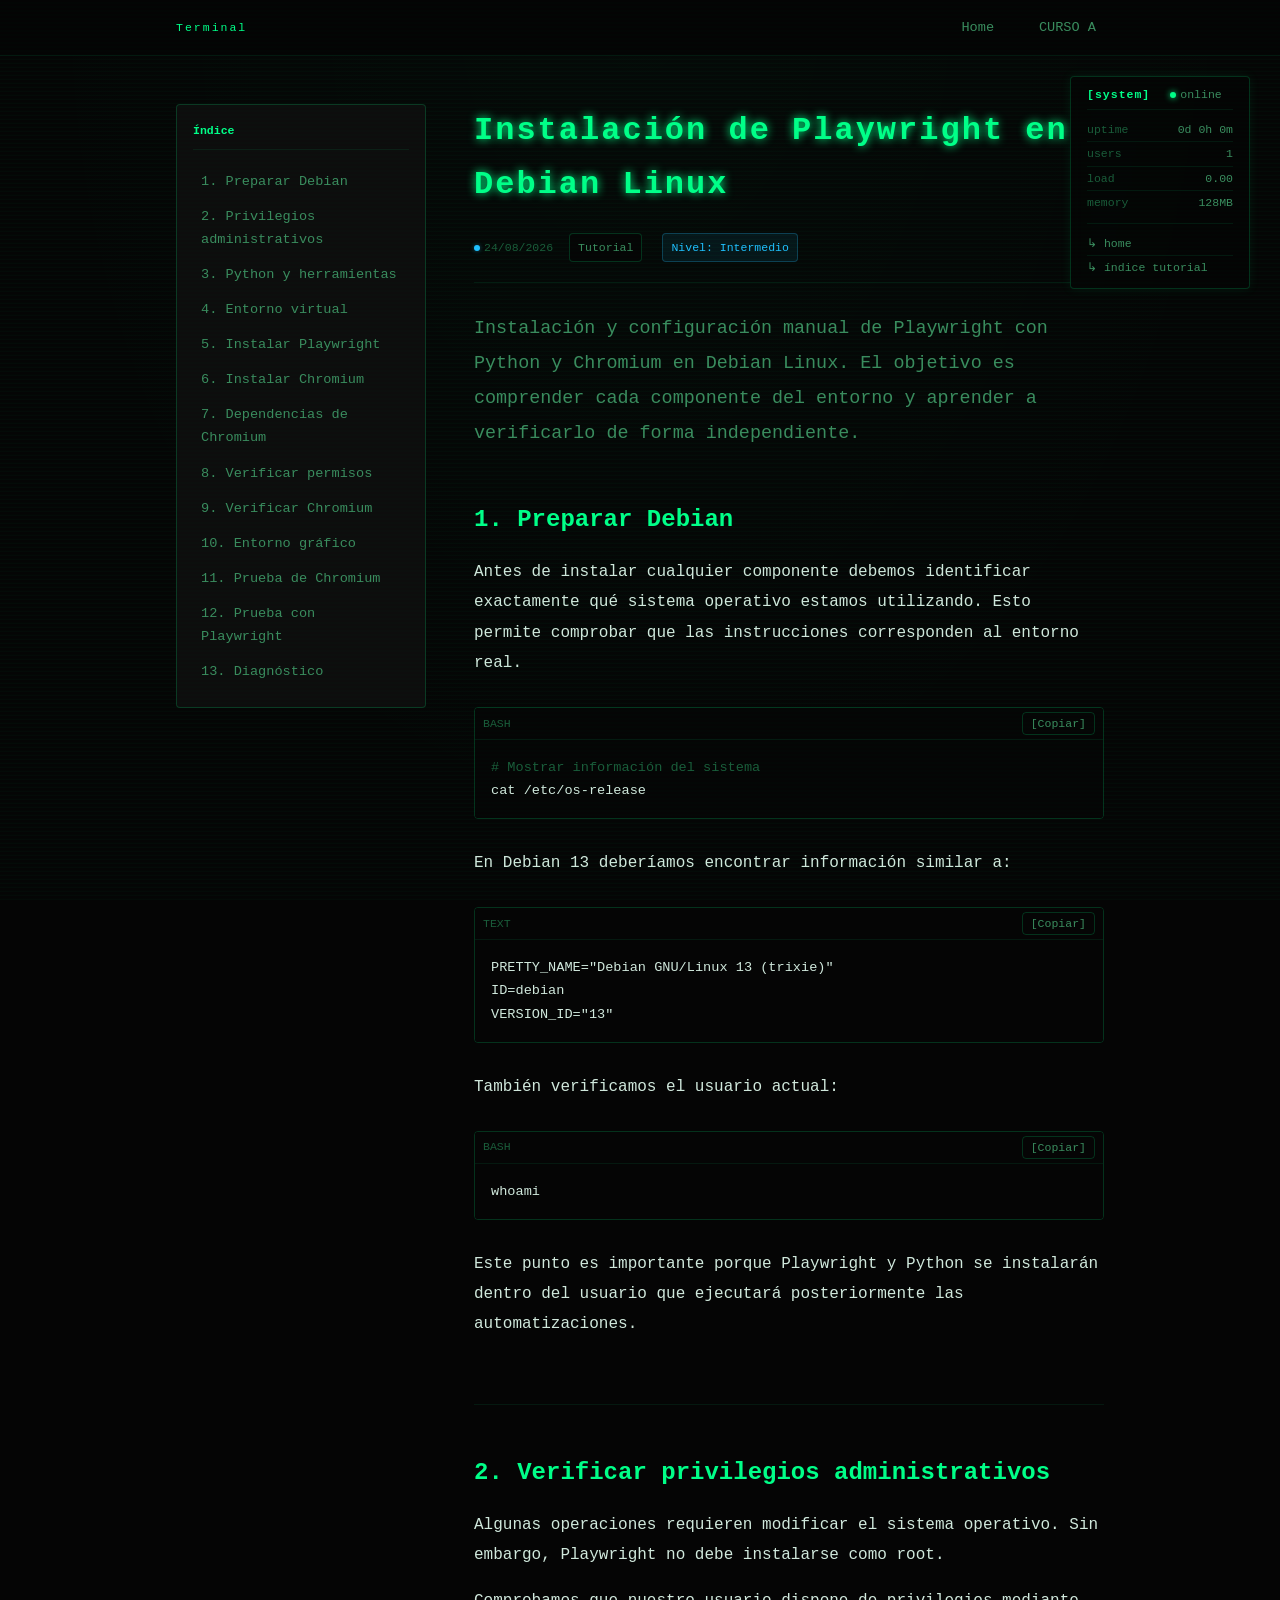
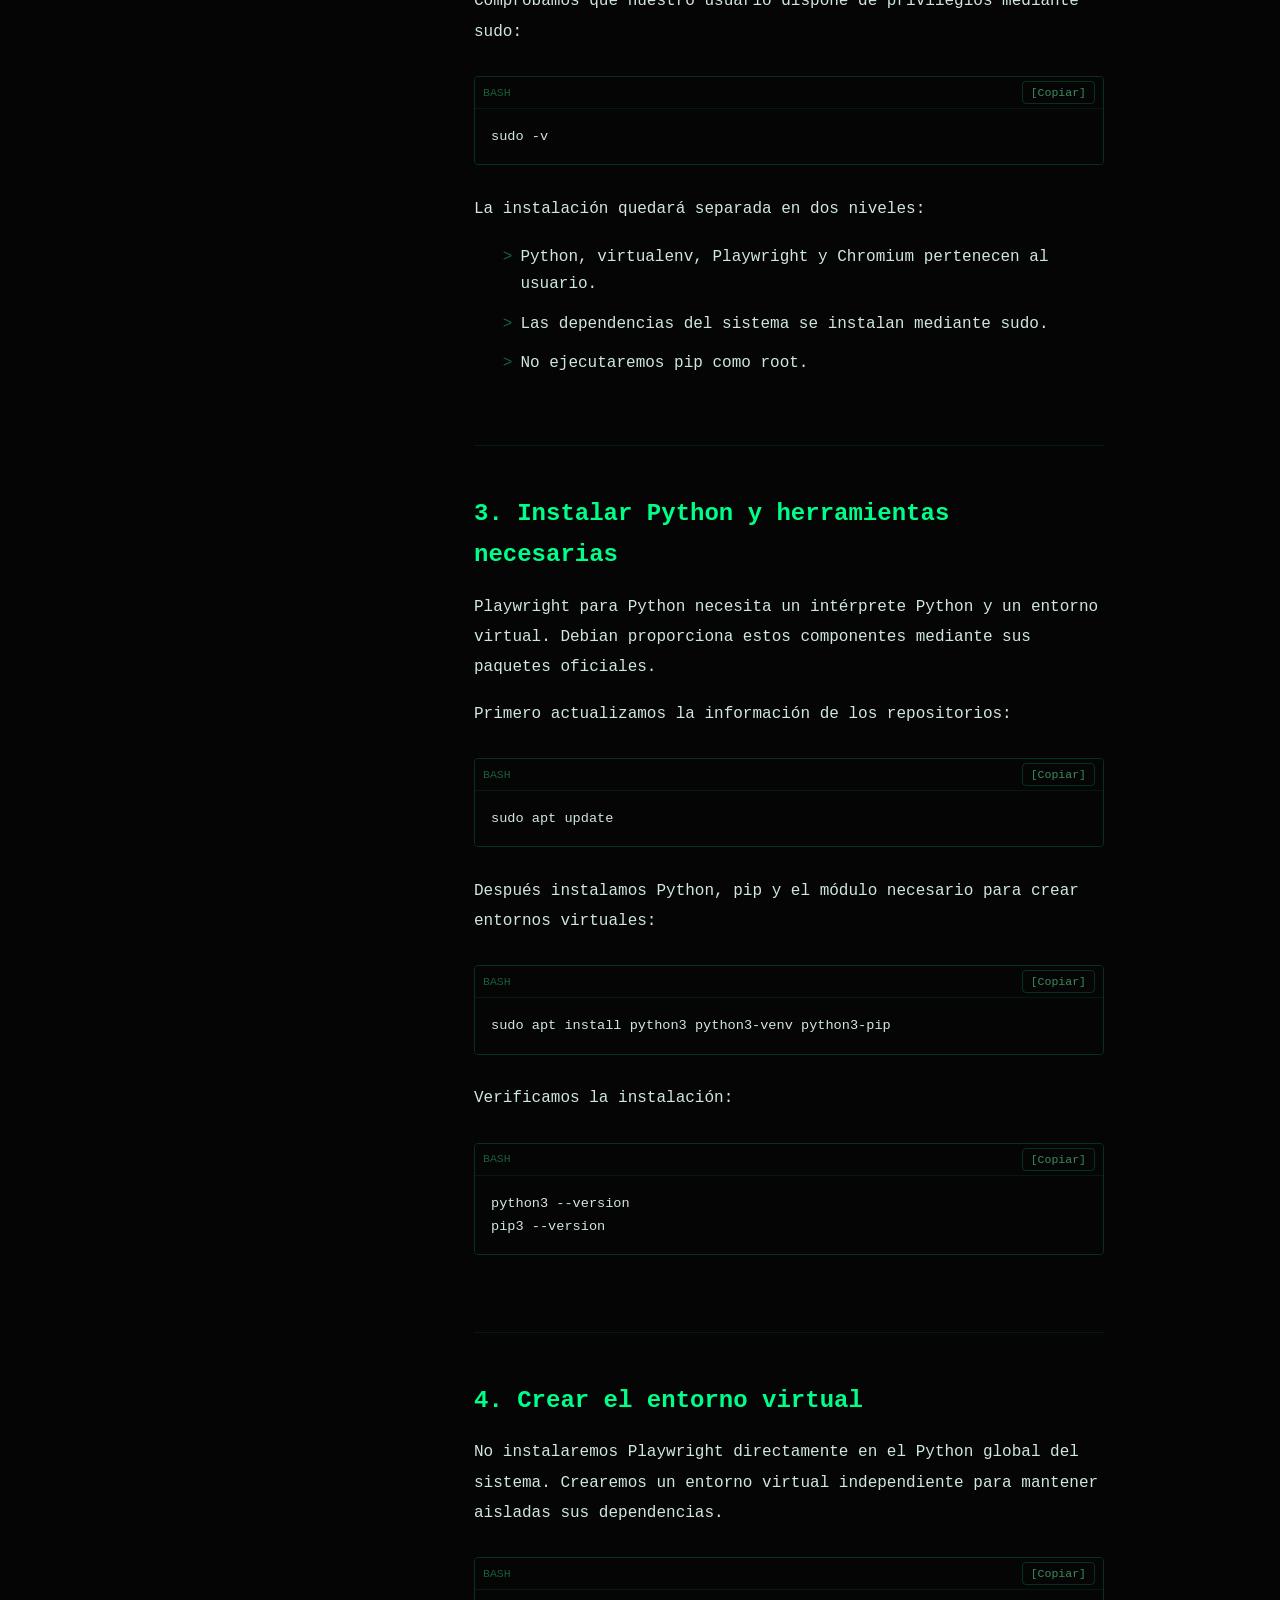
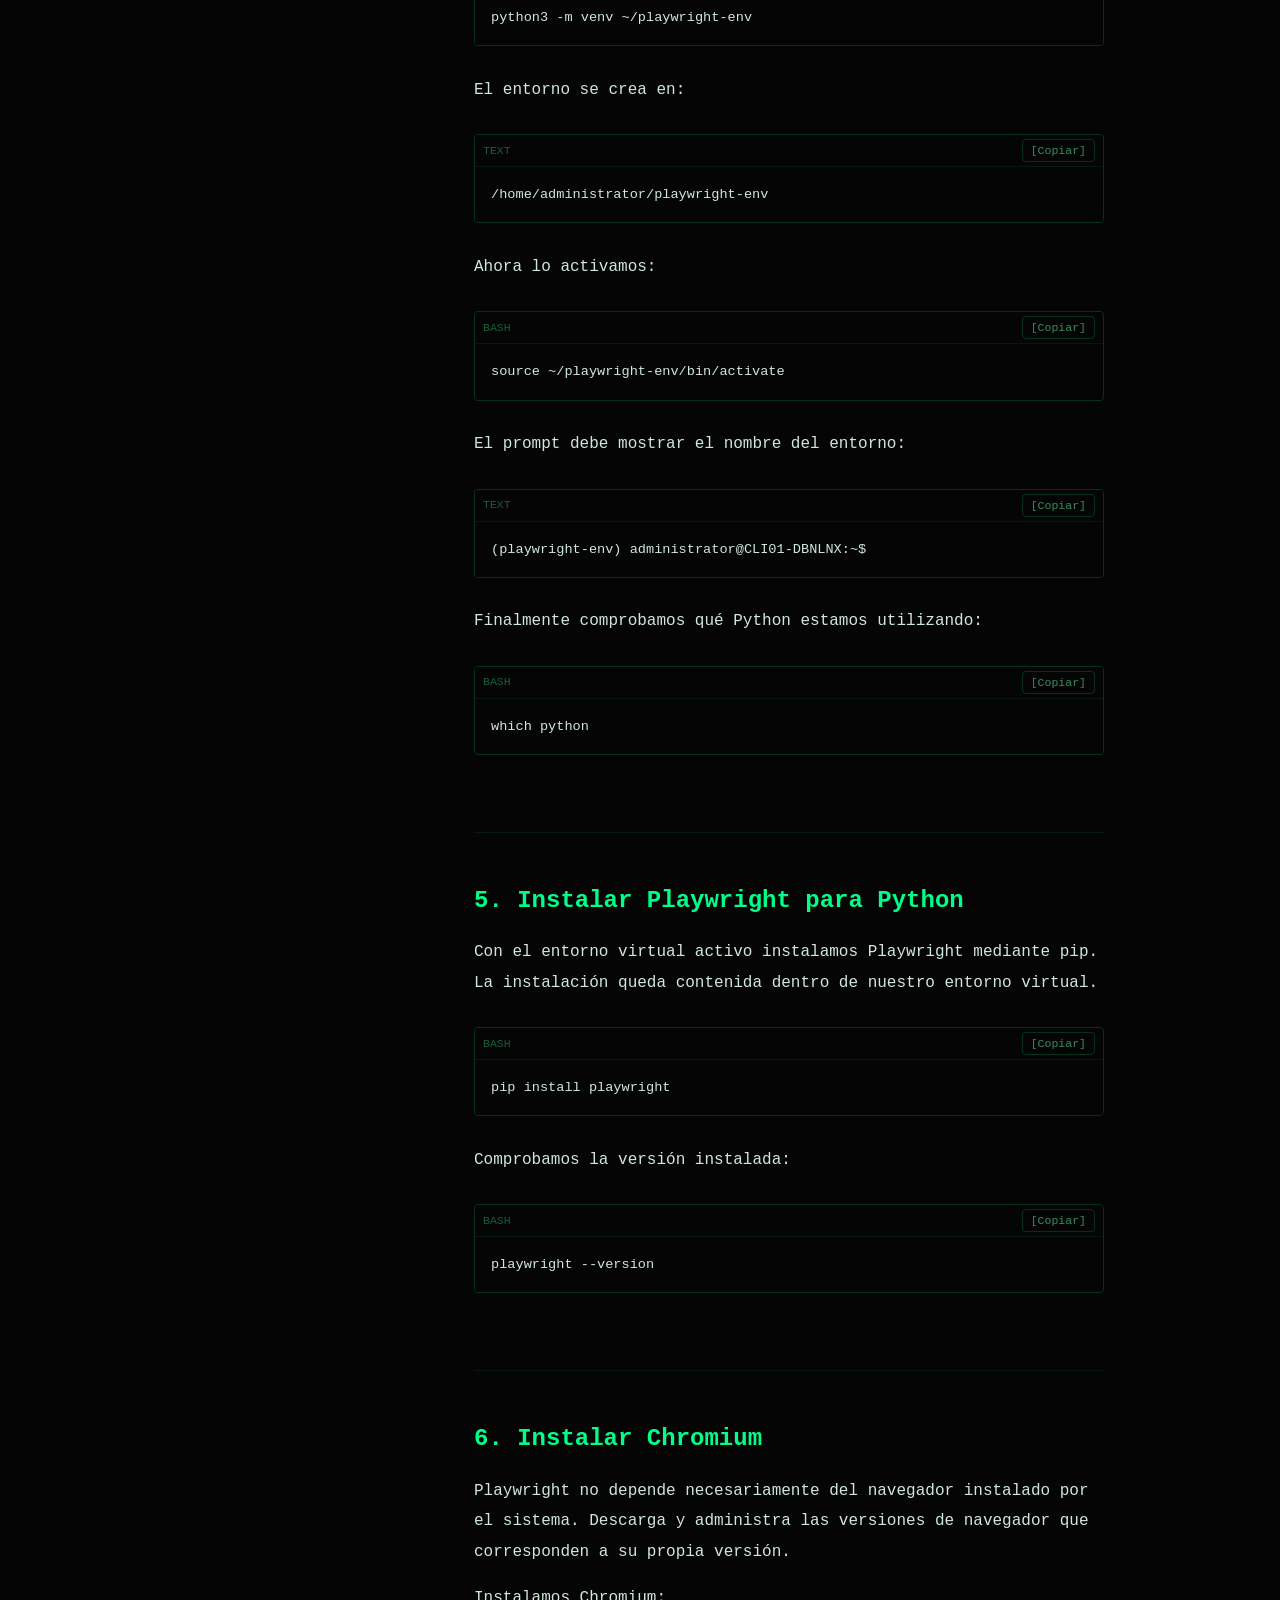
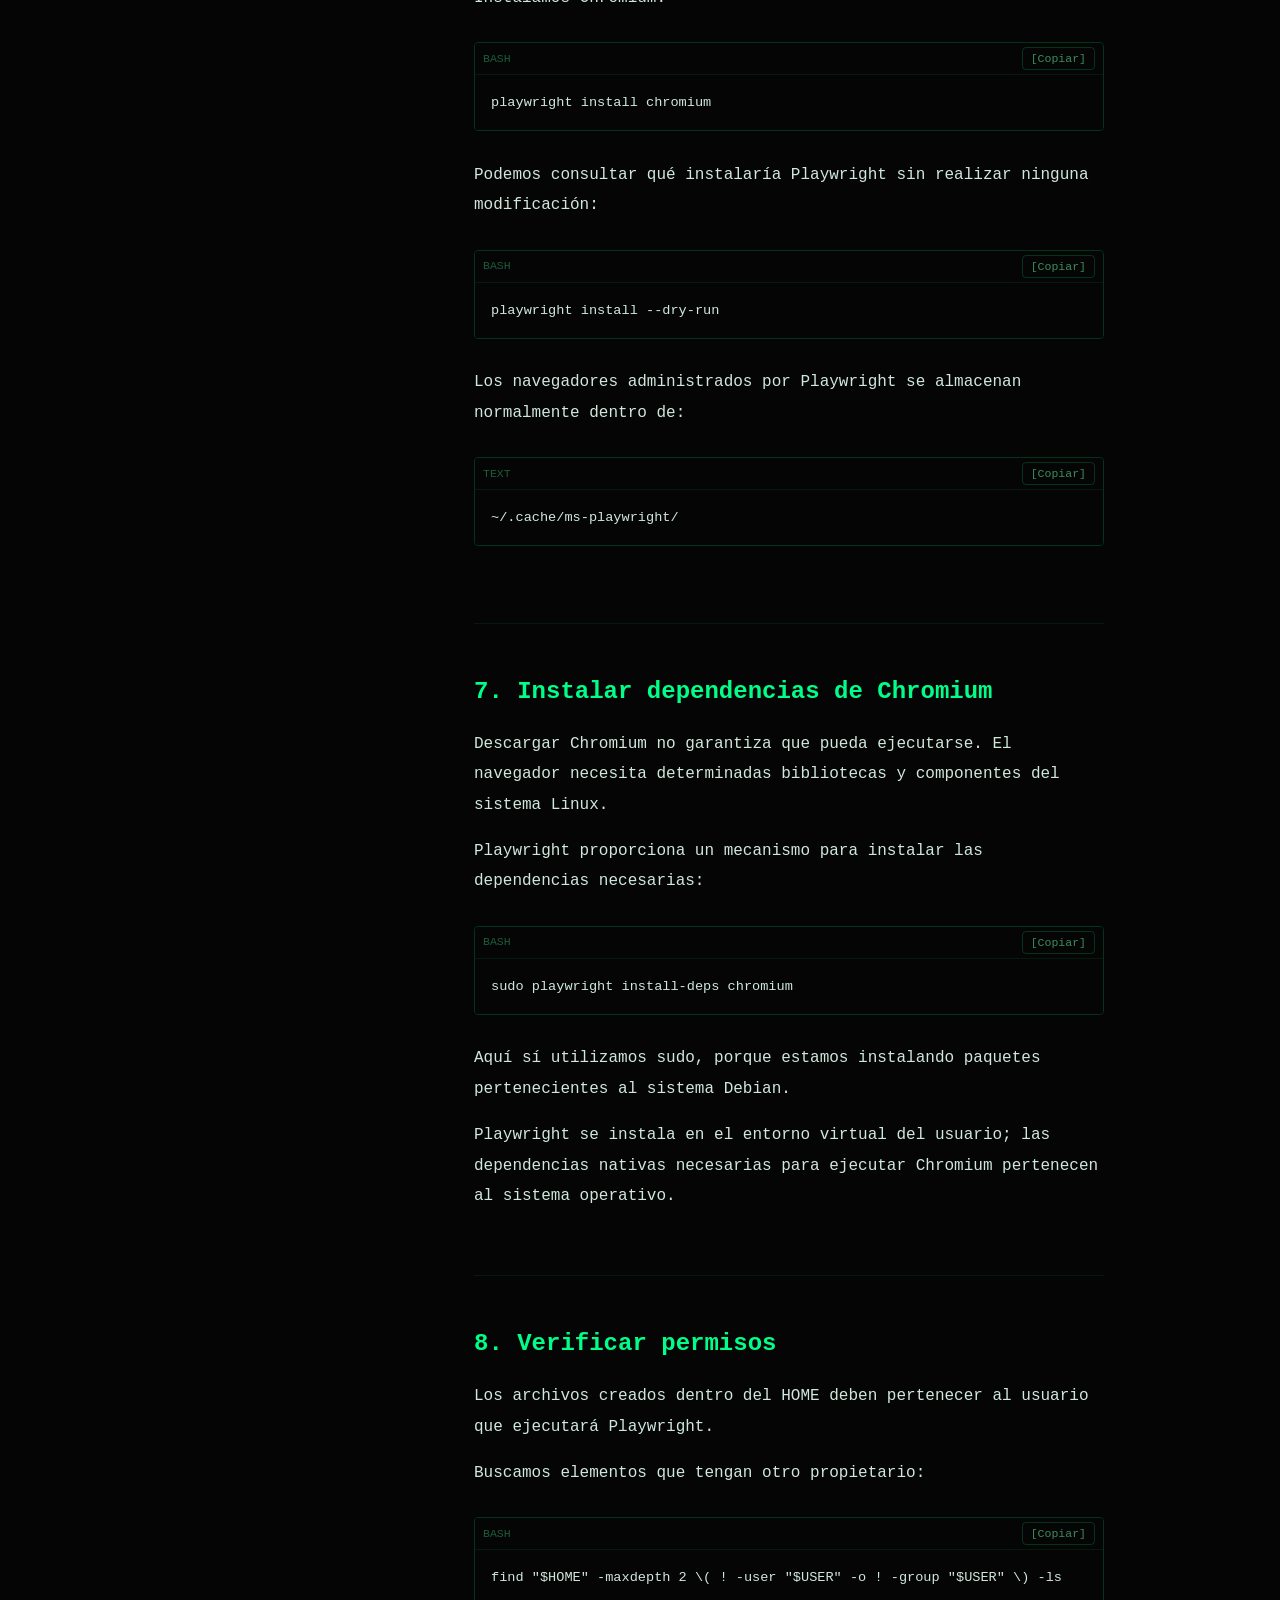
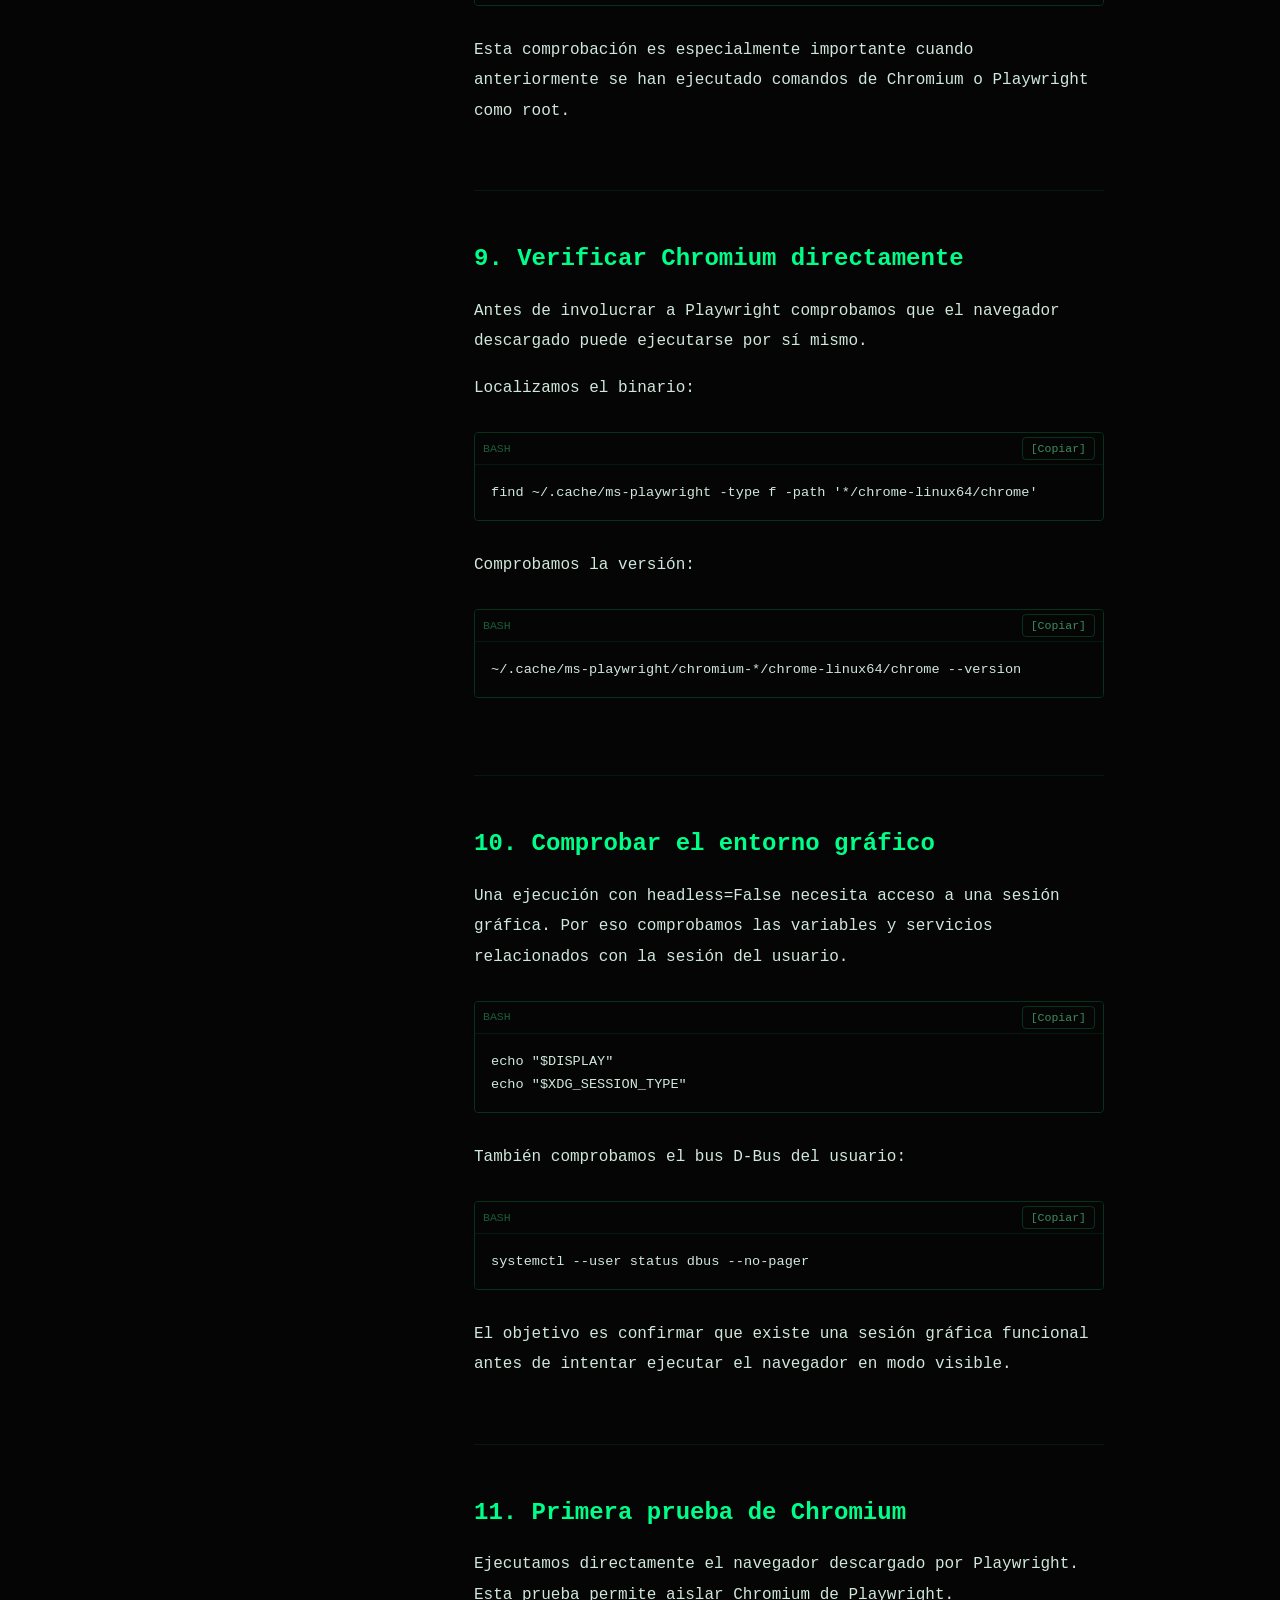
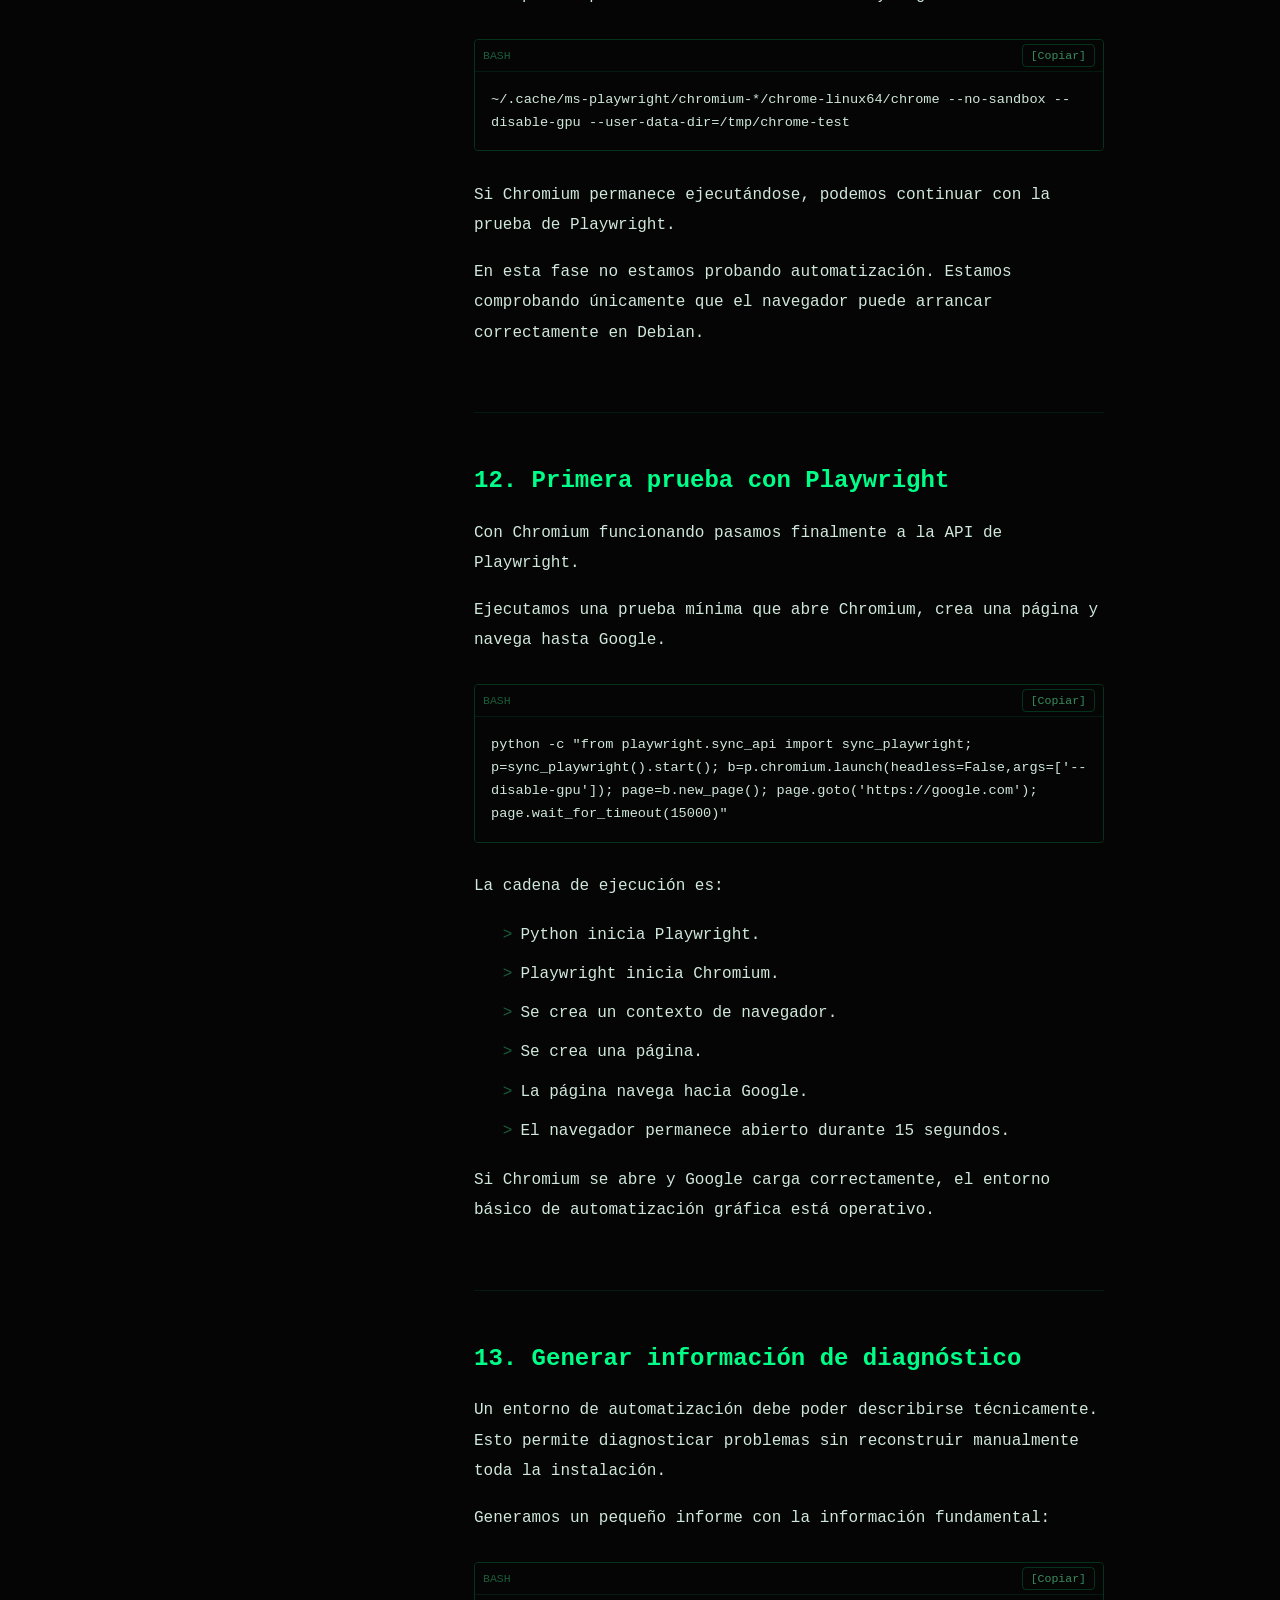
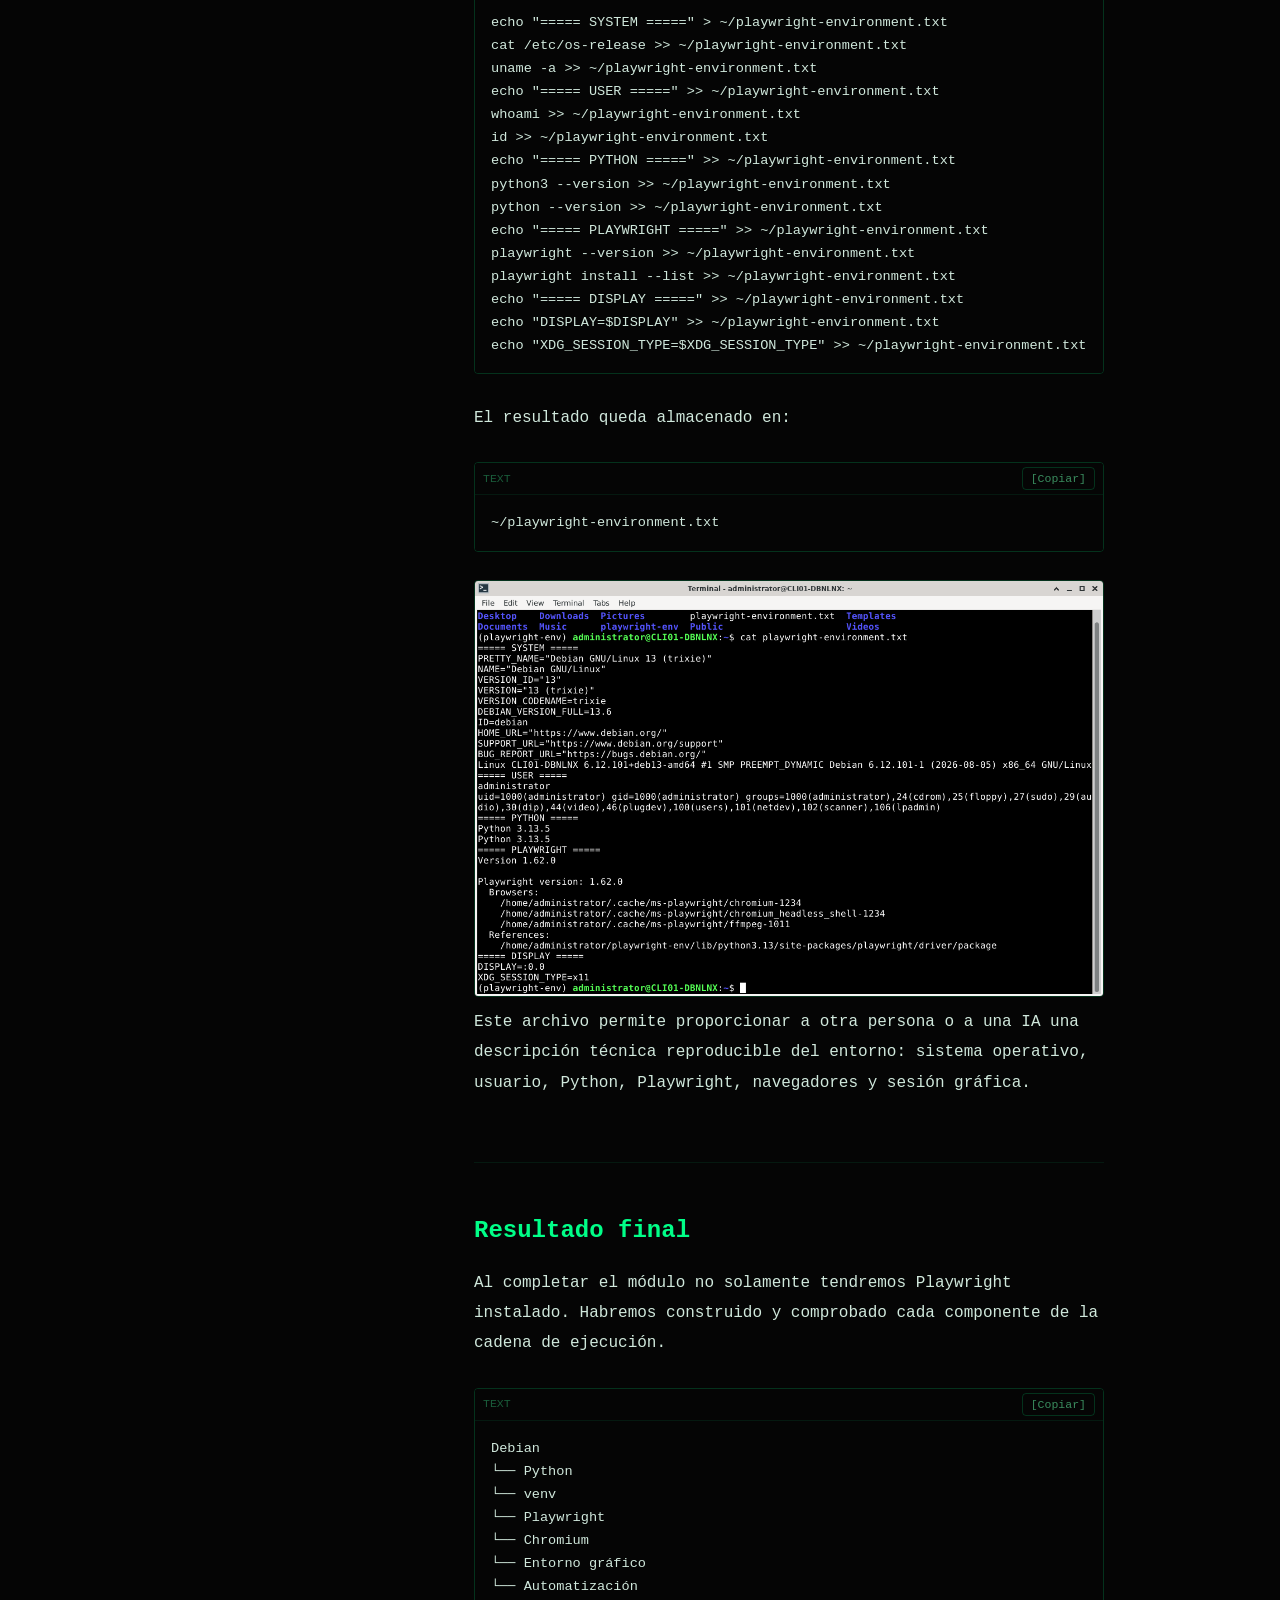
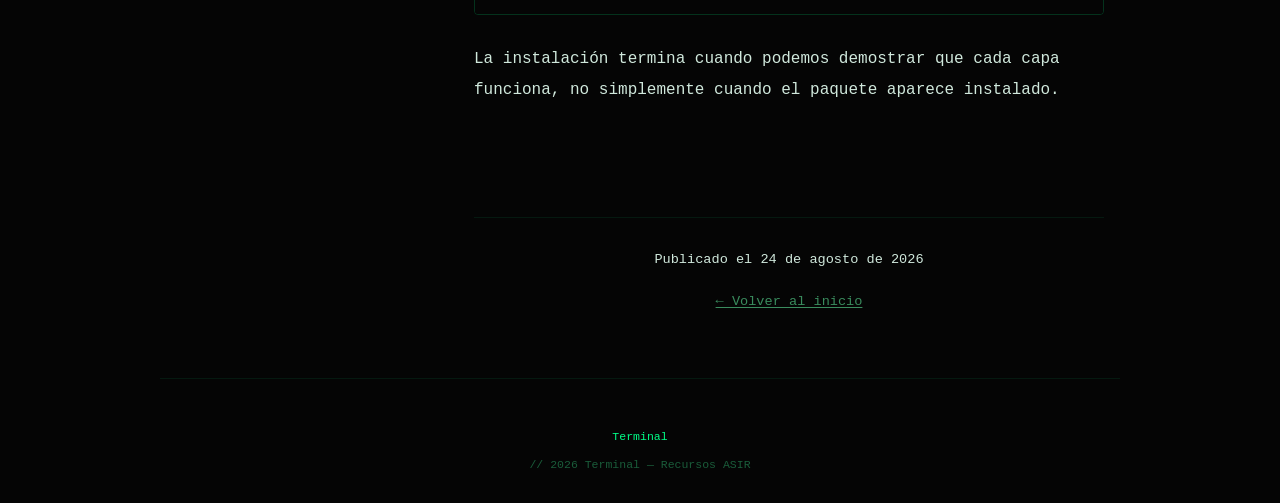
<file: posts/c1-unit1.html>
<!DOCTYPE html>
<html lang="es">
<head>
  <meta charset="UTF-8">
  <meta name="viewport" content="width=device-width, initial-scale=1.0">
  <meta http-equiv="Content-Security-Policy" content="default-src 'self'; script-src 'self' 'unsafe-inline'; style-src 'self' 'unsafe-inline' https://fonts.googleapis.com; font-src 'self' https://fonts.gstatic.com; img-src 'self' data:;">

  <title>Instalación de Playwright en Debian | Terminal</title>
  <meta name="description" content="Instalación y configuración manual de Playwright con Python y Chromium en Debian Linux.">
  <link rel="canonical" href="https://terminal.dev/tutoriales/playwright-debian.html">
  <meta name="theme-color" content="#050505">

  <meta property="og:title" content="Instalación de Playwright en Debian | Terminal">
  <meta property="og:description" content="Tutorial completo de instalación y verificación de Playwright con Python y Chromium en Debian Linux.">
  <meta property="og:type" content="article">
  <meta property="og:url" content="https://terminal.dev/tutoriales/playwright-debian.html">

  <link rel="preconnect" href="https://fonts.googleapis.com">
  <link rel="preconnect" href="https://fonts.gstatic.com" crossorigin>
  <link href="https://fonts.googleapis.com/css2?family=Press+Start+2P&family=VT323&family=Share+Tech+Mono&display=swap" rel="stylesheet">

  <link rel="stylesheet" href="../assets/css/global.css">
  <link rel="stylesheet" href="../assets/css/layout.css">
  <link rel="stylesheet" href="../assets/css/effects.css">
</head>
<body>

  <!-- ═══ NAVEGACION ═══ -->
  <header class="navbar" role="banner">
    <nav class="nav-container" aria-label="Navegacion principal">
      <a href="../index.html" class="nav-brand">Terminal</a>
      <button class="nav-toggle" id="nav-toggle-btn" aria-label="Abrir menu" aria-expanded="false" aria-controls="nav-menu" type="button">[&lt;&gt;]</button>
      <ul class="nav-links" id="nav-menu" role="menubar">
        <li role="none"><a href="../index.html" role="menuitem">Home</a></li>

        <!-- ███████ DROPDOWN CURSO A ███████ -->
        <li role="none" class="dropdown">
          <a href="#" role="menuitem">CURSO A</a>
          <ul class="dropdown-menu">
              <li><a href="c1-unit2.html">Actividad 2</a></li>
              <li><a href="c1-unit3.html">Actividad 3</a></li>
          </ul>
        </li>

        <!-- <li role="none"><a href="#" role="menuitem">#</a></li> -->
      </ul>
    </nav>
  </header>

  <!-- ═══ ASIDE STICKY (información de sistema) ═══ -->
  <aside class="sticky-aside" role="complementary" aria-label="Información del sistema">
    <div class="sticky-aside-inner">
      <div class="sticky-header">
        <span class="sticky-title">[system]</span>
        <span class="sticky-status">
          <span class="dot-green"></span> online
        </span>
      </div>
      <ul class="sticky-list">
        <li><span class="sticky-label">uptime</span> <span id="uptime">0d 0h 0m</span></li>
        <li><span class="sticky-label">users</span> <span id="users">1</span></li>
        <li><span class="sticky-label">load</span> <span id="load">0.00</span></li>
        <li><span class="sticky-label">memory</span> <span id="memory">128MB</span></li>
      </ul>
      <div class="sticky-divider"></div>
      <ul class="sticky-list">
        <li><a href="../index.html">↳ home</a></li>
        <li><a href="#seccion-1">↳ índice tutorial</a></li>
      </ul>
    </div>
  </aside>

  <!-- ═══ CONTENIDO PRINCIPAL ═══ -->
  <main class="tutorial-wrapper" role="main">

    <!-- ███████ INDICE STICKY ███████ -->
    <aside class="toc-sidebar">
      <nav class="toc-container">
        <h3>Índice</h3>
        <ul class="toc-list">
          <li><a href="#seccion-1">1. Preparar Debian</a></li>
          <li><a href="#seccion-2">2. Privilegios administrativos</a></li>
          <li><a href="#seccion-3">3. Python y herramientas</a></li>
          <li><a href="#seccion-4">4. Entorno virtual</a></li>
          <li><a href="#seccion-5">5. Instalar Playwright</a></li>
          <li><a href="#seccion-6">6. Instalar Chromium</a></li>
          <li><a href="#seccion-7">7. Dependencias de Chromium</a></li>
          <li><a href="#seccion-8">8. Verificar permisos</a></li>
          <li><a href="#seccion-9">9. Verificar Chromium</a></li>
          <li><a href="#seccion-10">10. Entorno gráfico</a></li>
          <li><a href="#seccion-11">11. Prueba de Chromium</a></li>
          <li><a href="#seccion-12">12. Prueba con Playwright</a></li>
          <li><a href="#seccion-13">13. Diagnóstico</a></li>
        </ul>
      </nav>
    </aside>

    <!-- ███████ CONTENIDO PRINCIPAL ███████ -->
    <article class="tutorial-content">

      <!-- ▶️ ENCABEZADO -->
      <header class="tutorial-header">
        <h1 class="hero-title" style="font-size: var(--text-2xl);">Instalación de Playwright en Debian Linux</h1>
        <div class="status-bar">
          <span><span class="dot info"></span> 24/08/2026</span>
          <span><span class="tag">Tutorial</span></span>
          <span><span class="tag tag-info">Nivel: Intermedio</span></span>
        </div>
        <p style="color: var(--text-muted); font-size: var(--text-lg); margin-top: var(--space-md);">
          Instalación y configuración manual de Playwright con Python y Chromium en Debian Linux. El objetivo es comprender cada componente del entorno y aprender a verificarlo de forma independiente.
        </p>
      </header>

      <!-- ███████ SECCION 1 ███████ -->
      <section id="seccion-1">
        <h2>1. Preparar Debian</h2>
        <p>Antes de instalar cualquier componente debemos identificar exactamente qué sistema operativo estamos utilizando. Esto permite comprobar que las instrucciones corresponden al entorno real.</p>

        <div class="code-block-wrapper">
          <div class="code-block-header">
            <span class="code-lang">bash</span>
            <button class="copy-btn">[Copiar]</button>
          </div>
          <div class="code-block">
            <span class="comment"># Mostrar información del sistema</span><br>
            cat /etc/os-release
          </div>
        </div>

        <p>En Debian 13 deberíamos encontrar información similar a:</p>

        <div class="code-block-wrapper">
          <div class="code-block-header">
            <span class="code-lang">text</span>
            <button class="copy-btn">[Copiar]</button>
          </div>
          <div class="code-block">
            PRETTY_NAME="Debian GNU/Linux 13 (trixie)"<br>
            ID=debian<br>
            VERSION_ID="13"
          </div>
        </div>

        <p>También verificamos el usuario actual:</p>

        <div class="code-block-wrapper">
          <div class="code-block-header">
            <span class="code-lang">bash</span>
            <button class="copy-btn">[Copiar]</button>
          </div>
          <div class="code-block">
            whoami
          </div>
        </div>

        <p>Este punto es importante porque Playwright y Python se instalarán dentro del usuario que ejecutará posteriormente las automatizaciones.</p>
      </section>

      <!-- ███████ SECCION 2 ███████ -->
      <section id="seccion-2">
        <h2>2. Verificar privilegios administrativos</h2>
        <p>Algunas operaciones requieren modificar el sistema operativo. Sin embargo, Playwright no debe instalarse como root.</p>
        <p>Comprobamos que nuestro usuario dispone de privilegios mediante sudo:</p>

        <div class="code-block-wrapper">
          <div class="code-block-header">
            <span class="code-lang">bash</span>
            <button class="copy-btn">[Copiar]</button>
          </div>
          <div class="code-block">
            sudo -v
          </div>
        </div>

        <p>La instalación quedará separada en dos niveles:</p>
        <ul class="terminal-list">
          <li>Python, virtualenv, Playwright y Chromium pertenecen al usuario.</li>
          <li>Las dependencias del sistema se instalan mediante sudo.</li>
          <li>No ejecutaremos pip como root.</li>
        </ul>
      </section>

      <!-- ███████ SECCION 3 ███████ -->
      <section id="seccion-3">
        <h2>3. Instalar Python y herramientas necesarias</h2>
        <p>Playwright para Python necesita un intérprete Python y un entorno virtual. Debian proporciona estos componentes mediante sus paquetes oficiales.</p>
        <p>Primero actualizamos la información de los repositorios:</p>

        <div class="code-block-wrapper">
          <div class="code-block-header">
            <span class="code-lang">bash</span>
            <button class="copy-btn">[Copiar]</button>
          </div>
          <div class="code-block">
            sudo apt update
          </div>
        </div>

        <p>Después instalamos Python, pip y el módulo necesario para crear entornos virtuales:</p>

        <div class="code-block-wrapper">
          <div class="code-block-header">
            <span class="code-lang">bash</span>
            <button class="copy-btn">[Copiar]</button>
          </div>
          <div class="code-block">
            sudo apt install python3 python3-venv python3-pip
          </div>
        </div>

        <p>Verificamos la instalación:</p>

        <div class="code-block-wrapper">
          <div class="code-block-header">
            <span class="code-lang">bash</span>
            <button class="copy-btn">[Copiar]</button>
          </div>
          <div class="code-block">
            python3 --version<br>
            pip3 --version
          </div>
        </div>
      </section>

      <!-- ███████ SECCION 4 ███████ -->
      <section id="seccion-4">
        <h2>4. Crear el entorno virtual</h2>
        <p>No instalaremos Playwright directamente en el Python global del sistema. Crearemos un entorno virtual independiente para mantener aisladas sus dependencias.</p>

        <div class="code-block-wrapper">
          <div class="code-block-header">
            <span class="code-lang">bash</span>
            <button class="copy-btn">[Copiar]</button>
          </div>
          <div class="code-block">
            python3 -m venv ~/playwright-env
          </div>
        </div>

        <p>El entorno se crea en:</p>

        <div class="code-block-wrapper">
          <div class="code-block-header">
            <span class="code-lang">text</span>
            <button class="copy-btn">[Copiar]</button>
          </div>
          <div class="code-block">
            /home/administrator/playwright-env
          </div>
        </div>

        <p>Ahora lo activamos:</p>

        <div class="code-block-wrapper">
          <div class="code-block-header">
            <span class="code-lang">bash</span>
            <button class="copy-btn">[Copiar]</button>
          </div>
          <div class="code-block">
            source ~/playwright-env/bin/activate
          </div>
        </div>

        <p>El prompt debe mostrar el nombre del entorno:</p>

        <div class="code-block-wrapper">
          <div class="code-block-header">
            <span class="code-lang">text</span>
            <button class="copy-btn">[Copiar]</button>
          </div>
          <div class="code-block">
            (playwright-env) administrator@CLI01-DBNLNX:~$
          </div>
        </div>

        <p>Finalmente comprobamos qué Python estamos utilizando:</p>

        <div class="code-block-wrapper">
          <div class="code-block-header">
            <span class="code-lang">bash</span>
            <button class="copy-btn">[Copiar]</button>
          </div>
          <div class="code-block">
            which python
          </div>
        </div>
      </section>

      <!-- ███████ SECCION 5 ███████ -->
      <section id="seccion-5">
        <h2>5. Instalar Playwright para Python</h2>
        <p>Con el entorno virtual activo instalamos Playwright mediante pip. La instalación queda contenida dentro de nuestro entorno virtual.</p>

        <div class="code-block-wrapper">
          <div class="code-block-header">
            <span class="code-lang">bash</span>
            <button class="copy-btn">[Copiar]</button>
          </div>
          <div class="code-block">
            pip install playwright
          </div>
        </div>

        <p>Comprobamos la versión instalada:</p>

        <div class="code-block-wrapper">
          <div class="code-block-header">
            <span class="code-lang">bash</span>
            <button class="copy-btn">[Copiar]</button>
          </div>
          <div class="code-block">
            playwright --version
          </div>
        </div>
      </section>

      <!-- ███████ SECCION 6 ███████ -->
      <section id="seccion-6">
        <h2>6. Instalar Chromium</h2>
        <p>Playwright no depende necesariamente del navegador instalado por el sistema. Descarga y administra las versiones de navegador que corresponden a su propia versión.</p>
        <p>Instalamos Chromium:</p>

        <div class="code-block-wrapper">
          <div class="code-block-header">
            <span class="code-lang">bash</span>
            <button class="copy-btn">[Copiar]</button>
          </div>
          <div class="code-block">
            playwright install chromium
          </div>
        </div>

        <p>Podemos consultar qué instalaría Playwright sin realizar ninguna modificación:</p>

        <div class="code-block-wrapper">
          <div class="code-block-header">
            <span class="code-lang">bash</span>
            <button class="copy-btn">[Copiar]</button>
          </div>
          <div class="code-block">
            playwright install --dry-run
          </div>
        </div>

        <p>Los navegadores administrados por Playwright se almacenan normalmente dentro de:</p>

        <div class="code-block-wrapper">
          <div class="code-block-header">
            <span class="code-lang">text</span>
            <button class="copy-btn">[Copiar]</button>
          </div>
          <div class="code-block">
            ~/.cache/ms-playwright/
          </div>
        </div>
      </section>

      <!-- ███████ SECCION 7 ███████ -->
      <section id="seccion-7">
        <h2>7. Instalar dependencias de Chromium</h2>
        <p>Descargar Chromium no garantiza que pueda ejecutarse. El navegador necesita determinadas bibliotecas y componentes del sistema Linux.</p>
        <p>Playwright proporciona un mecanismo para instalar las dependencias necesarias:</p>

        <div class="code-block-wrapper">
          <div class="code-block-header">
            <span class="code-lang">bash</span>
            <button class="copy-btn">[Copiar]</button>
          </div>
          <div class="code-block">
            sudo playwright install-deps chromium
          </div>
        </div>

        <p>Aquí sí utilizamos sudo, porque estamos instalando paquetes pertenecientes al sistema Debian.</p>
        <p>Playwright se instala en el entorno virtual del usuario; las dependencias nativas necesarias para ejecutar Chromium pertenecen al sistema operativo.</p>
      </section>

      <!-- ███████ SECCION 8 ███████ -->
      <section id="seccion-8">
        <h2>8. Verificar permisos</h2>
        <p>Los archivos creados dentro del HOME deben pertenecer al usuario que ejecutará Playwright.</p>
        <p>Buscamos elementos que tengan otro propietario:</p>

        <div class="code-block-wrapper">
          <div class="code-block-header">
            <span class="code-lang">bash</span>
            <button class="copy-btn">[Copiar]</button>
          </div>
          <div class="code-block">
            find "$HOME" -maxdepth 2 \( ! -user "$USER" -o ! -group "$USER" \) -ls
          </div>
        </div>

        <p>Esta comprobación es especialmente importante cuando anteriormente se han ejecutado comandos de Chromium o Playwright como root.</p>
      </section>

      <!-- ███████ SECCION 9 ███████ -->
      <section id="seccion-9">
        <h2>9. Verificar Chromium directamente</h2>
        <p>Antes de involucrar a Playwright comprobamos que el navegador descargado puede ejecutarse por sí mismo.</p>
        <p>Localizamos el binario:</p>

        <div class="code-block-wrapper">
          <div class="code-block-header">
            <span class="code-lang">bash</span>
            <button class="copy-btn">[Copiar]</button>
          </div>
          <div class="code-block">
            find ~/.cache/ms-playwright -type f -path '*/chrome-linux64/chrome'
          </div>
        </div>

        <p>Comprobamos la versión:</p>

        <div class="code-block-wrapper">
          <div class="code-block-header">
            <span class="code-lang">bash</span>
            <button class="copy-btn">[Copiar]</button>
          </div>
          <div class="code-block">
            ~/.cache/ms-playwright/chromium-*/chrome-linux64/chrome --version
          </div>
        </div>
      </section>

      <!-- ███████ SECCION 10 ███████ -->
      <section id="seccion-10">
        <h2>10. Comprobar el entorno gráfico</h2>
        <p>Una ejecución con headless=False necesita acceso a una sesión gráfica. Por eso comprobamos las variables y servicios relacionados con la sesión del usuario.</p>

        <div class="code-block-wrapper">
          <div class="code-block-header">
            <span class="code-lang">bash</span>
            <button class="copy-btn">[Copiar]</button>
          </div>
          <div class="code-block">
            echo "$DISPLAY"<br>
            echo "$XDG_SESSION_TYPE"
          </div>
        </div>

        <p>También comprobamos el bus D-Bus del usuario:</p>

        <div class="code-block-wrapper">
          <div class="code-block-header">
            <span class="code-lang">bash</span>
            <button class="copy-btn">[Copiar]</button>
          </div>
          <div class="code-block">
            systemctl --user status dbus --no-pager
          </div>
        </div>

        <p>El objetivo es confirmar que existe una sesión gráfica funcional antes de intentar ejecutar el navegador en modo visible.</p>
      </section>

      <!-- ███████ SECCION 11 ███████ -->
      <section id="seccion-11">
        <h2>11. Primera prueba de Chromium</h2>
        <p>Ejecutamos directamente el navegador descargado por Playwright. Esta prueba permite aislar Chromium de Playwright.</p>

        <div class="code-block-wrapper">
          <div class="code-block-header">
            <span class="code-lang">bash</span>
            <button class="copy-btn">[Copiar]</button>
          </div>
          <div class="code-block">
            ~/.cache/ms-playwright/chromium-*/chrome-linux64/chrome --no-sandbox --disable-gpu --user-data-dir=/tmp/chrome-test
          </div>
        </div>

        <p>Si Chromium permanece ejecutándose, podemos continuar con la prueba de Playwright.</p>
        <p>En esta fase no estamos probando automatización. Estamos comprobando únicamente que el navegador puede arrancar correctamente en Debian.</p>
      </section>

      <!-- ███████ SECCION 12 ███████ -->
      <section id="seccion-12">
        <h2>12. Primera prueba con Playwright</h2>
        <p>Con Chromium funcionando pasamos finalmente a la API de Playwright.</p>
        <p>Ejecutamos una prueba mínima que abre Chromium, crea una página y navega hasta Google.</p>

        <div class="code-block-wrapper">
          <div class="code-block-header">
            <span class="code-lang">bash</span>
            <button class="copy-btn">[Copiar]</button>
          </div>
          <div class="code-block">
            python -c "from playwright.sync_api import sync_playwright; p=sync_playwright().start(); b=p.chromium.launch(headless=False,args=['--disable-gpu']); page=b.new_page(); page.goto('https://google.com'); page.wait_for_timeout(15000)"
          </div>
        </div>

        <p>La cadena de ejecución es:</p>
        <ul class="terminal-list">
          <li>Python inicia Playwright.</li>
          <li>Playwright inicia Chromium.</li>
          <li>Se crea un contexto de navegador.</li>
          <li>Se crea una página.</li>
          <li>La página navega hacia Google.</li>
          <li>El navegador permanece abierto durante 15 segundos.</li>
        </ul>
        <p>Si Chromium se abre y Google carga correctamente, el entorno básico de automatización gráfica está operativo.</p>
      </section>

      <!-- ███████ SECCION 13 ███████ -->
      <section id="seccion-13">
        <h2>13. Generar información de diagnóstico</h2>
        <p>Un entorno de automatización debe poder describirse técnicamente. Esto permite diagnosticar problemas sin reconstruir manualmente toda la instalación.</p>
        <p>Generamos un pequeño informe con la información fundamental:</p>

        <div class="code-block-wrapper">
          <div class="code-block-header">
            <span class="code-lang">bash</span>
            <button class="copy-btn">[Copiar]</button>
          </div>
          <div class="code-block">
            echo "===== SYSTEM =====" > ~/playwright-environment.txt<br>
            cat /etc/os-release >> ~/playwright-environment.txt<br>
            uname -a >> ~/playwright-environment.txt<br>
            echo "===== USER =====" >> ~/playwright-environment.txt<br>
            whoami >> ~/playwright-environment.txt<br>
            id >> ~/playwright-environment.txt<br>
            echo "===== PYTHON =====" >> ~/playwright-environment.txt<br>
            python3 --version >> ~/playwright-environment.txt<br>
            python --version >> ~/playwright-environment.txt<br>
            echo "===== PLAYWRIGHT =====" >> ~/playwright-environment.txt<br>
            playwright --version >> ~/playwright-environment.txt<br>
            playwright install --list >> ~/playwright-environment.txt<br>
            echo "===== DISPLAY =====" >> ~/playwright-environment.txt<br>
            echo "DISPLAY=$DISPLAY" >> ~/playwright-environment.txt<br>
            echo "XDG_SESSION_TYPE=$XDG_SESSION_TYPE" >> ~/playwright-environment.txt
          </div>
        </div>

        <p>El resultado queda almacenado en:</p>

        <div class="code-block-wrapper">
          <div class="code-block-header">
            <span class="code-lang">text</span>
            <button class="copy-btn">[Copiar]</button>
          </div>
          <div class="code-block">
            ~/playwright-environment.txt
          </div>
        </div>

        <img src="../assets/images/c1-unit1.png"alt="Descripción clara de la imagen" loading="lazy" width="800" height="450">

        <p>Este archivo permite proporcionar a otra persona o a una IA una descripción técnica reproducible del entorno: sistema operativo, usuario, Python, Playwright, navegadores y sesión gráfica.</p>
      </section>

      <!-- ███████ RESULTADO FINAL ███████ -->
      <section>
        <h2>Resultado final</h2>
        <p>Al completar el módulo no solamente tendremos Playwright instalado. Habremos construido y comprobado cada componente de la cadena de ejecución.</p>

        <div class="code-block-wrapper">
          <div class="code-block-header">
            <span class="code-lang">text</span>
            <button class="copy-btn">[Copiar]</button>
          </div>
          <div class="code-block">
            Debian<br>
            └── Python<br>
                └── venv<br>
                    └── Playwright<br>
                        └── Chromium<br>
                            └── Entorno gráfico<br>
                                └── Automatización
          </div>
        </div>

        <p>La instalación termina cuando podemos demostrar que cada capa funciona, no simplemente cuando el paquete aparece instalado.</p>
      </section>

      <!-- ███████ PIE DEL TUTORIAL ███████ -->
      <footer class="tutorial-footer">
        <p>Publicado el 24 de agosto de 2026</p>
        <p><a href="../index.html" style="color: var(--text-muted); text-decoration: underline;">← Volver al inicio</a></p>
      </footer>

    </article>

  </main>

  <!-- ═══ FOOTER ═══ -->
  <footer class="footer" role="contentinfo">
    <p class="footer-brand">Terminal</p>
    <p class="footer-copy">2026 Terminal — Recursos ASIR</p>
  </footer>

  <script nonce="terminal2026" src="../assets/js/utils.js"></script>
  <script nonce="terminal2026" src="../assets/js/animations.js"></script>
  <!-- El script de copiar ya está en utils.js, no hace falta duplicarlo -->

</body>
</html>
</file>
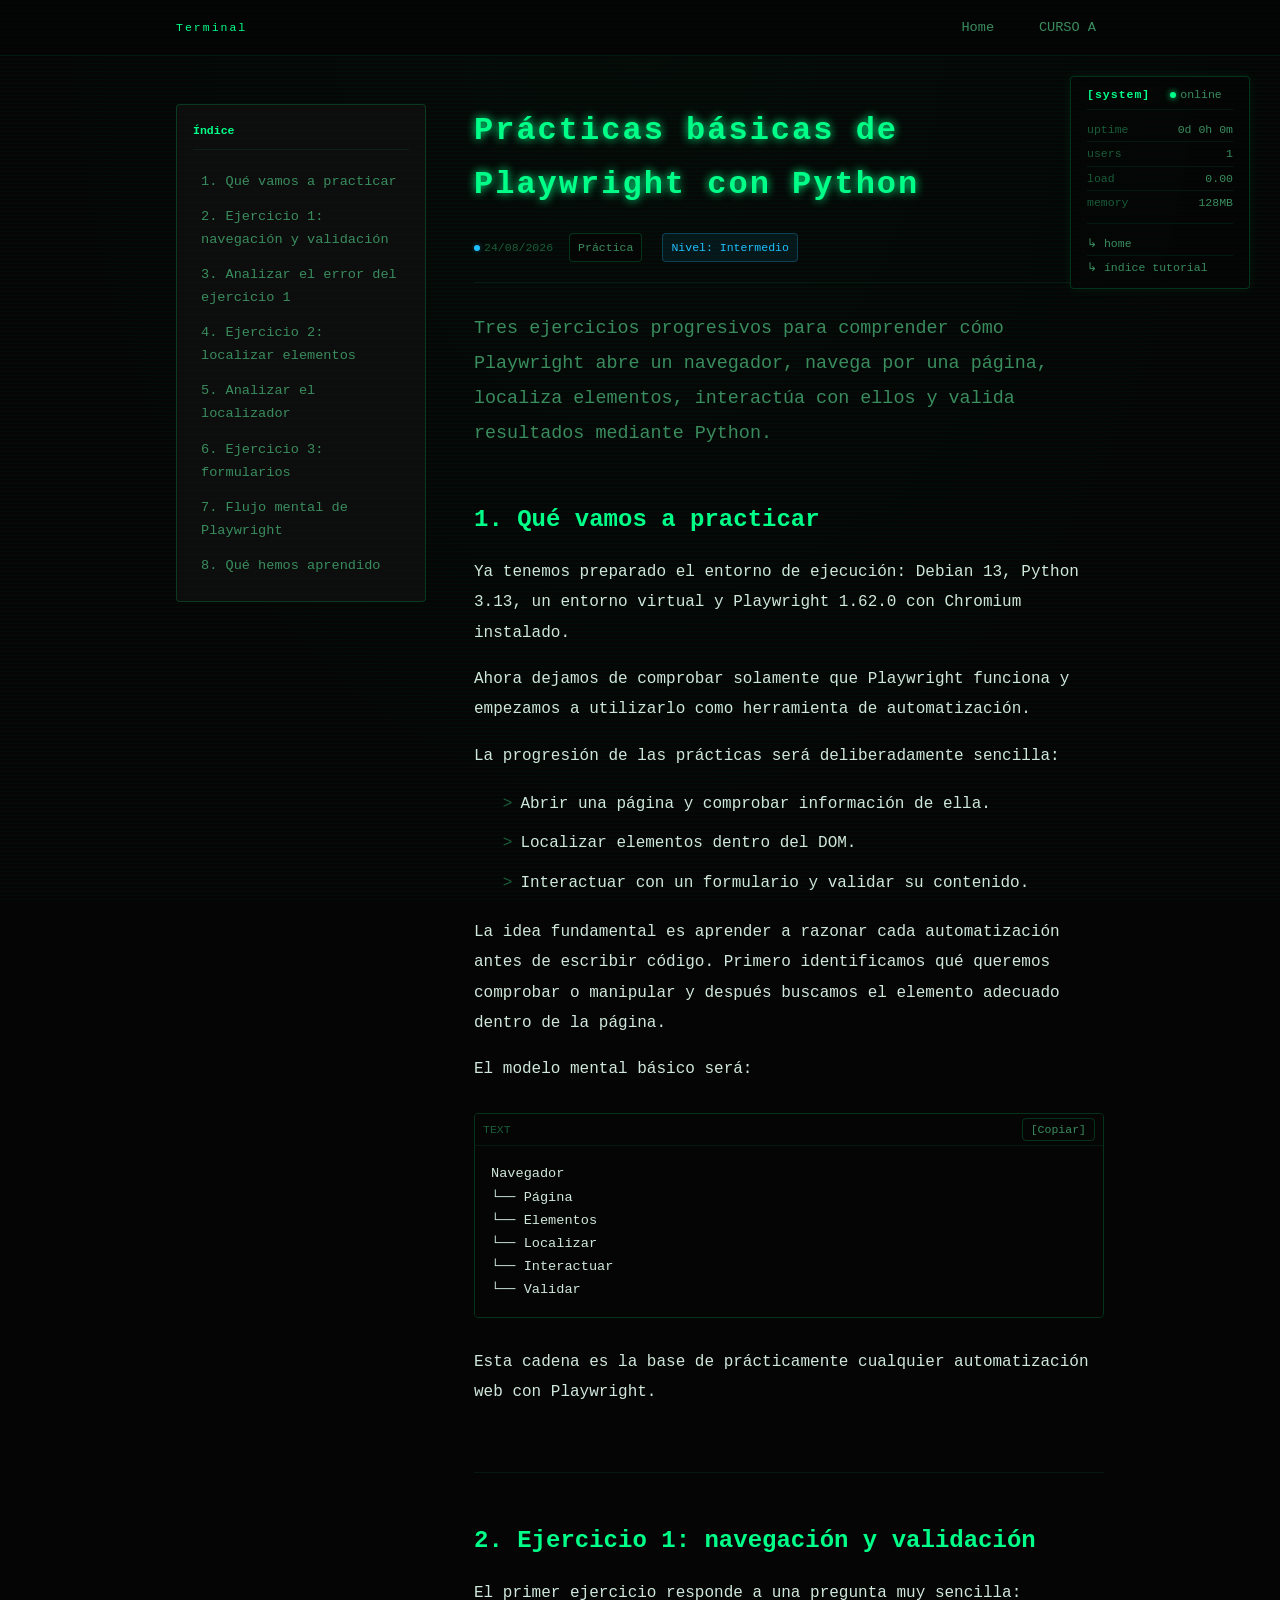
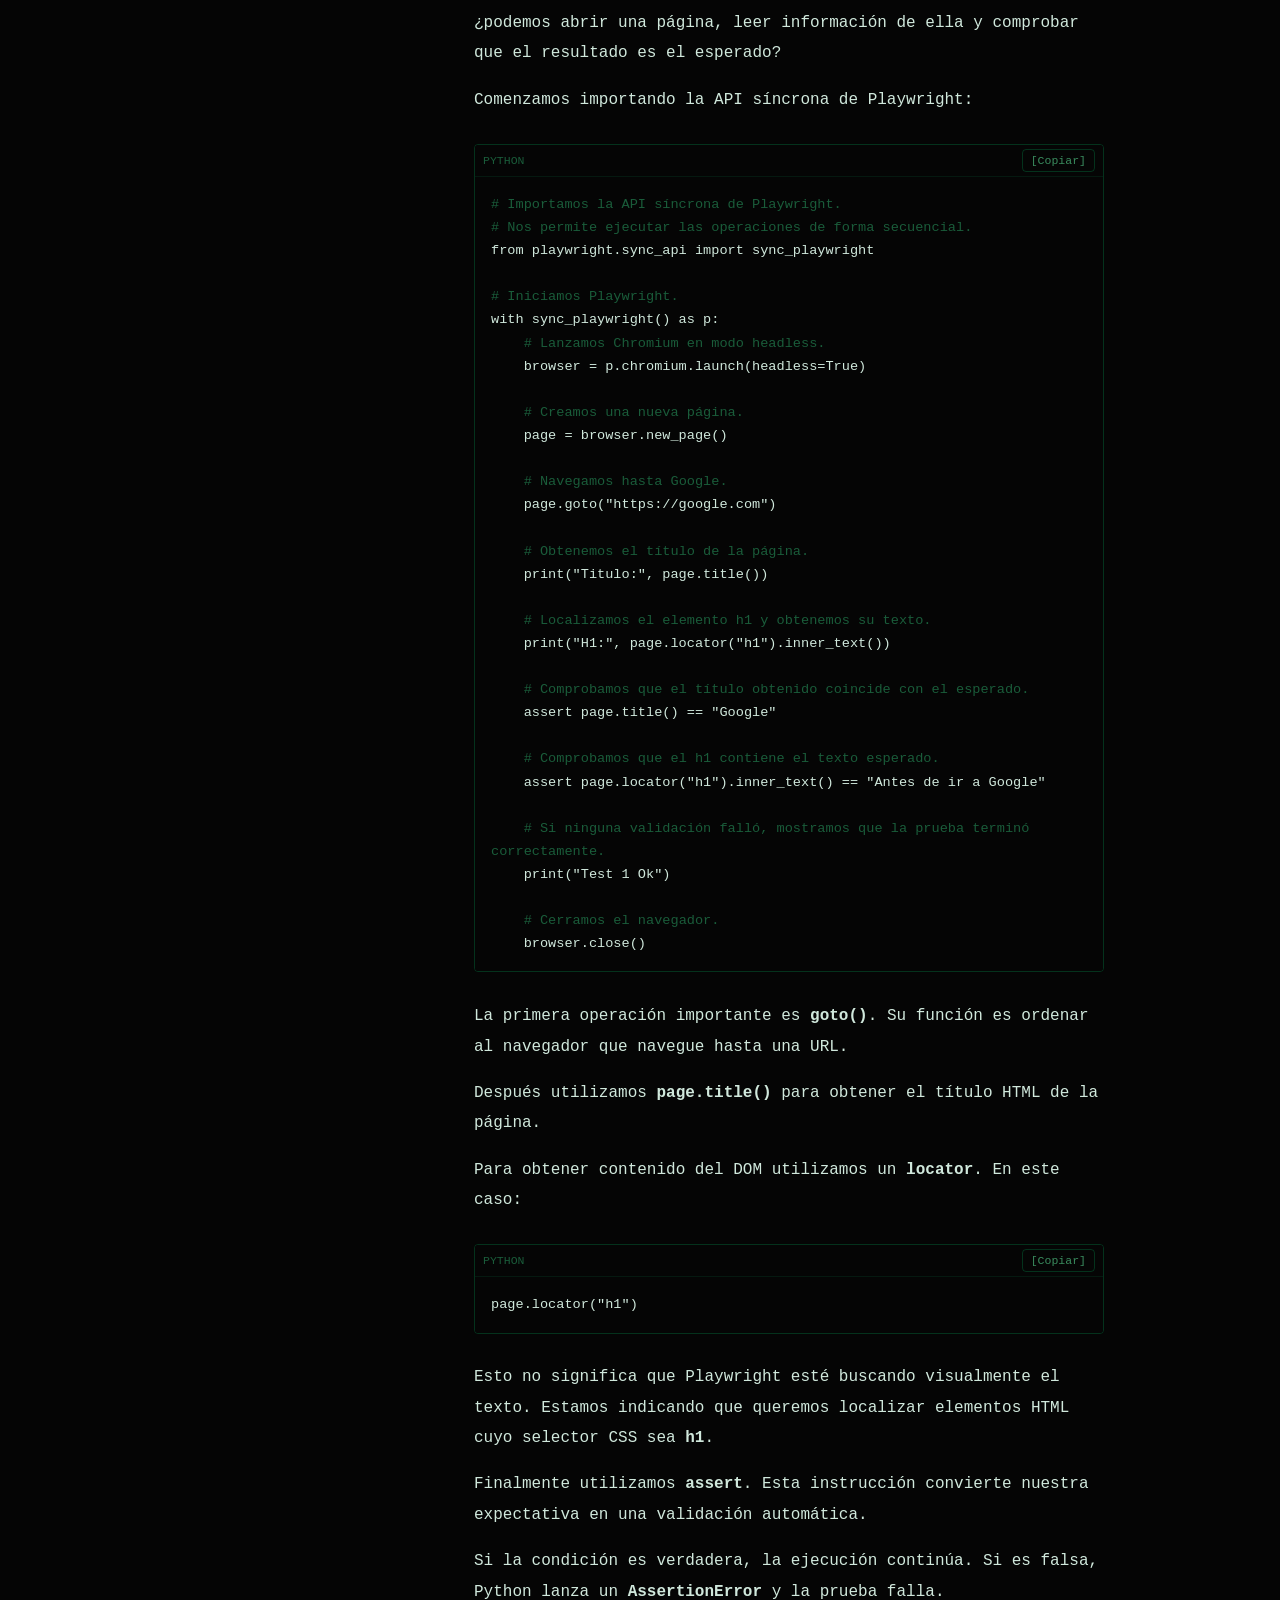
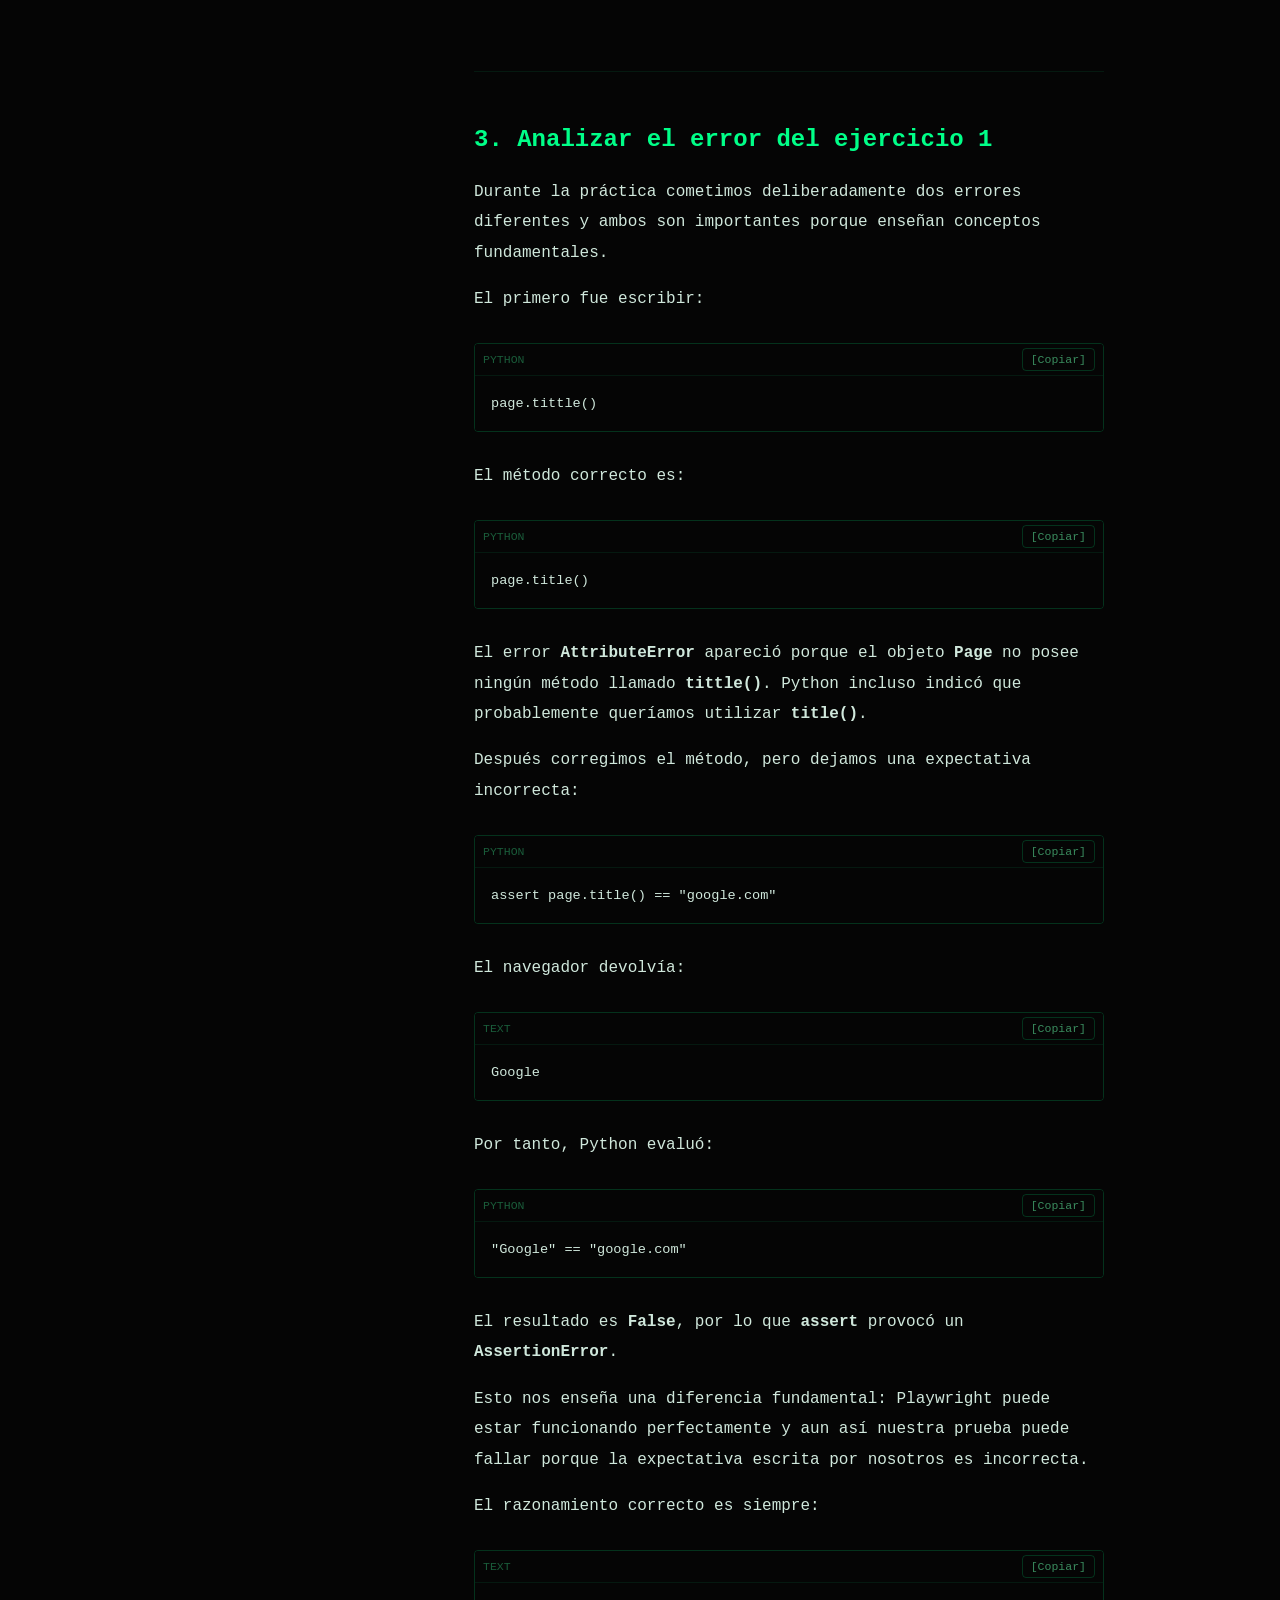
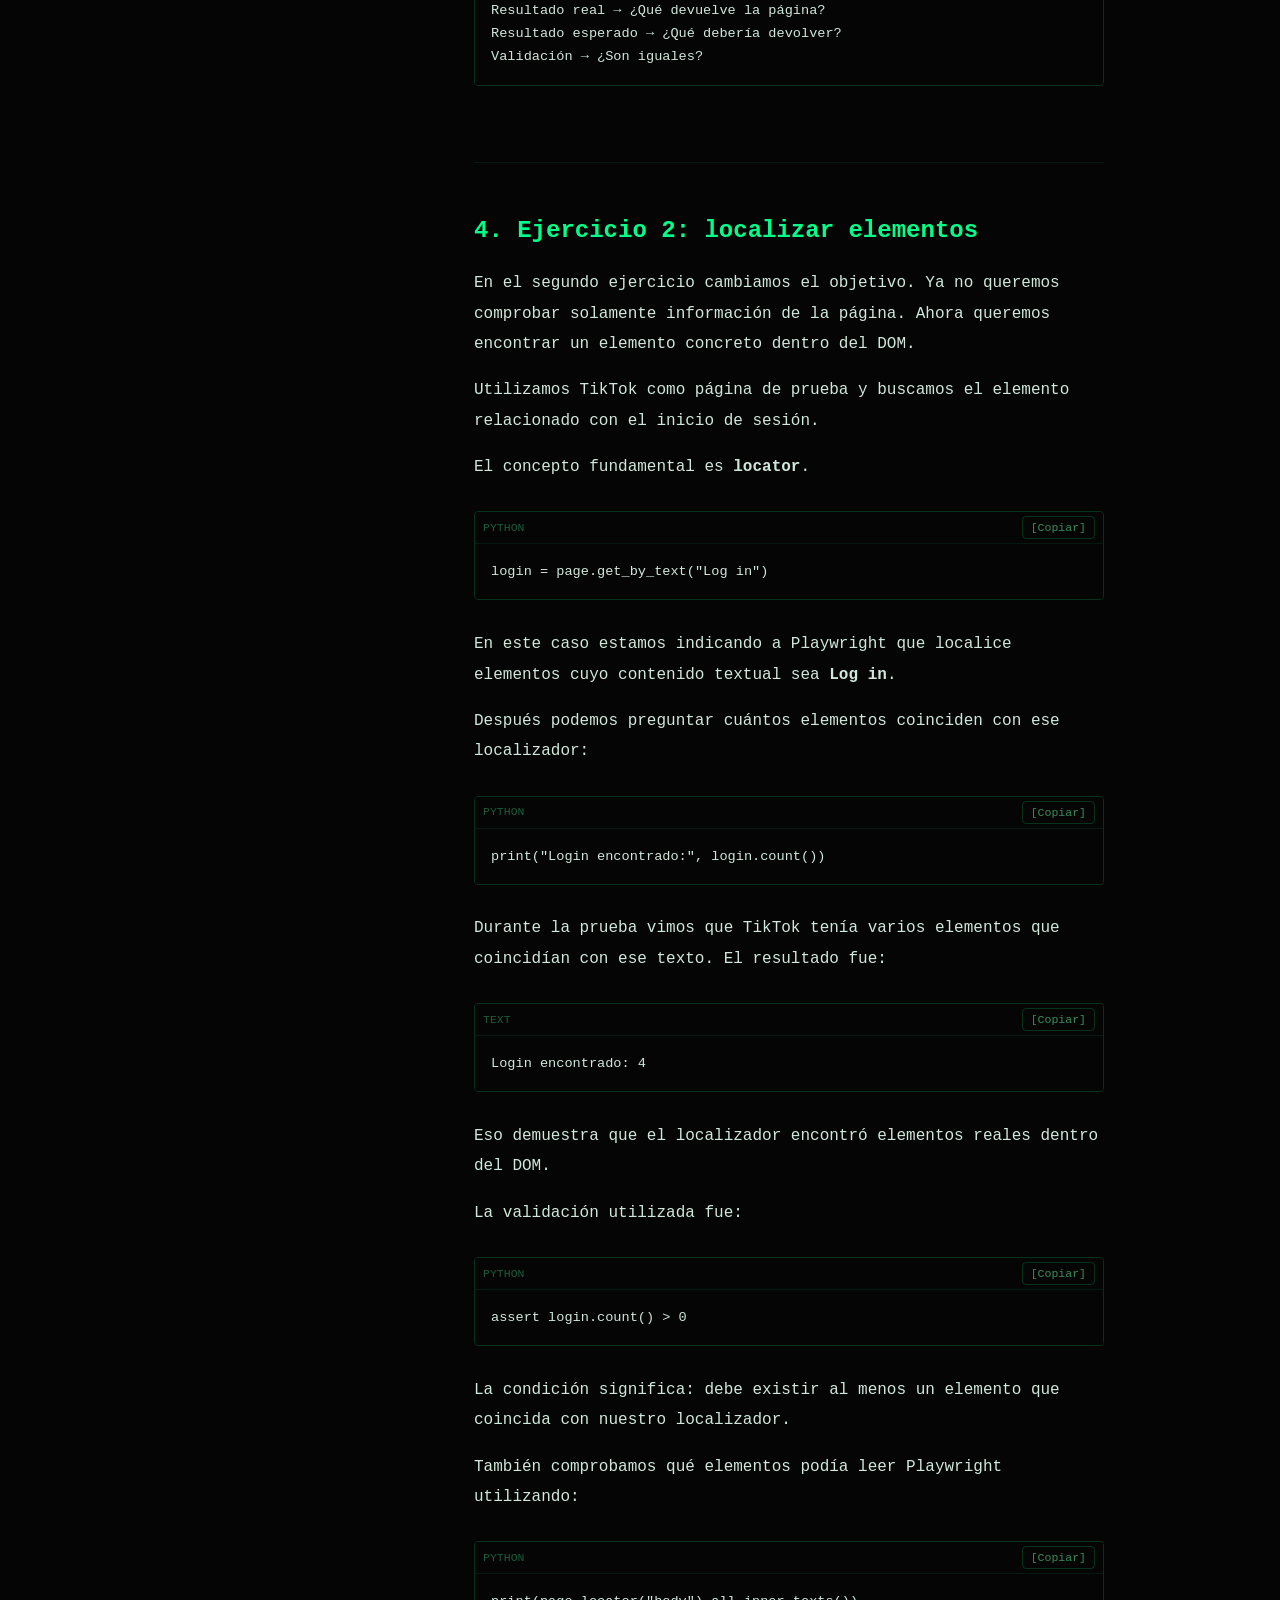
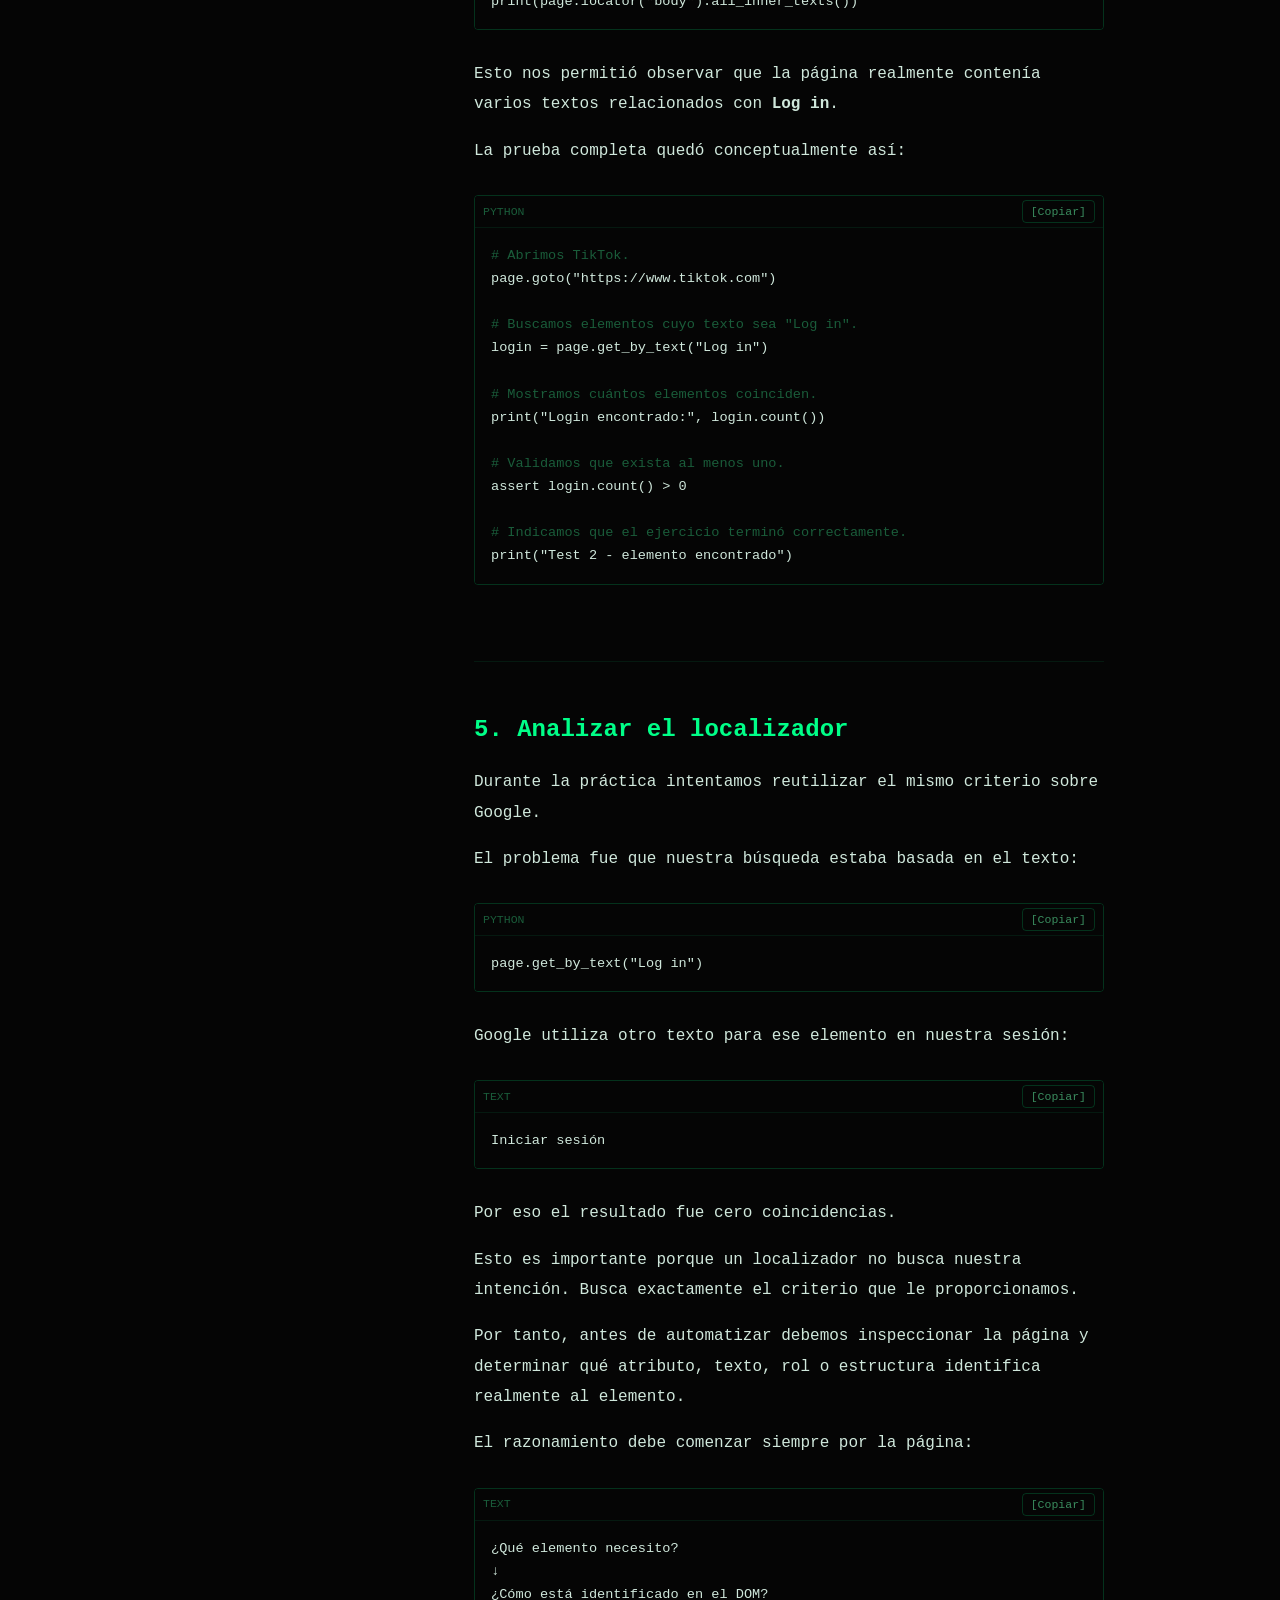
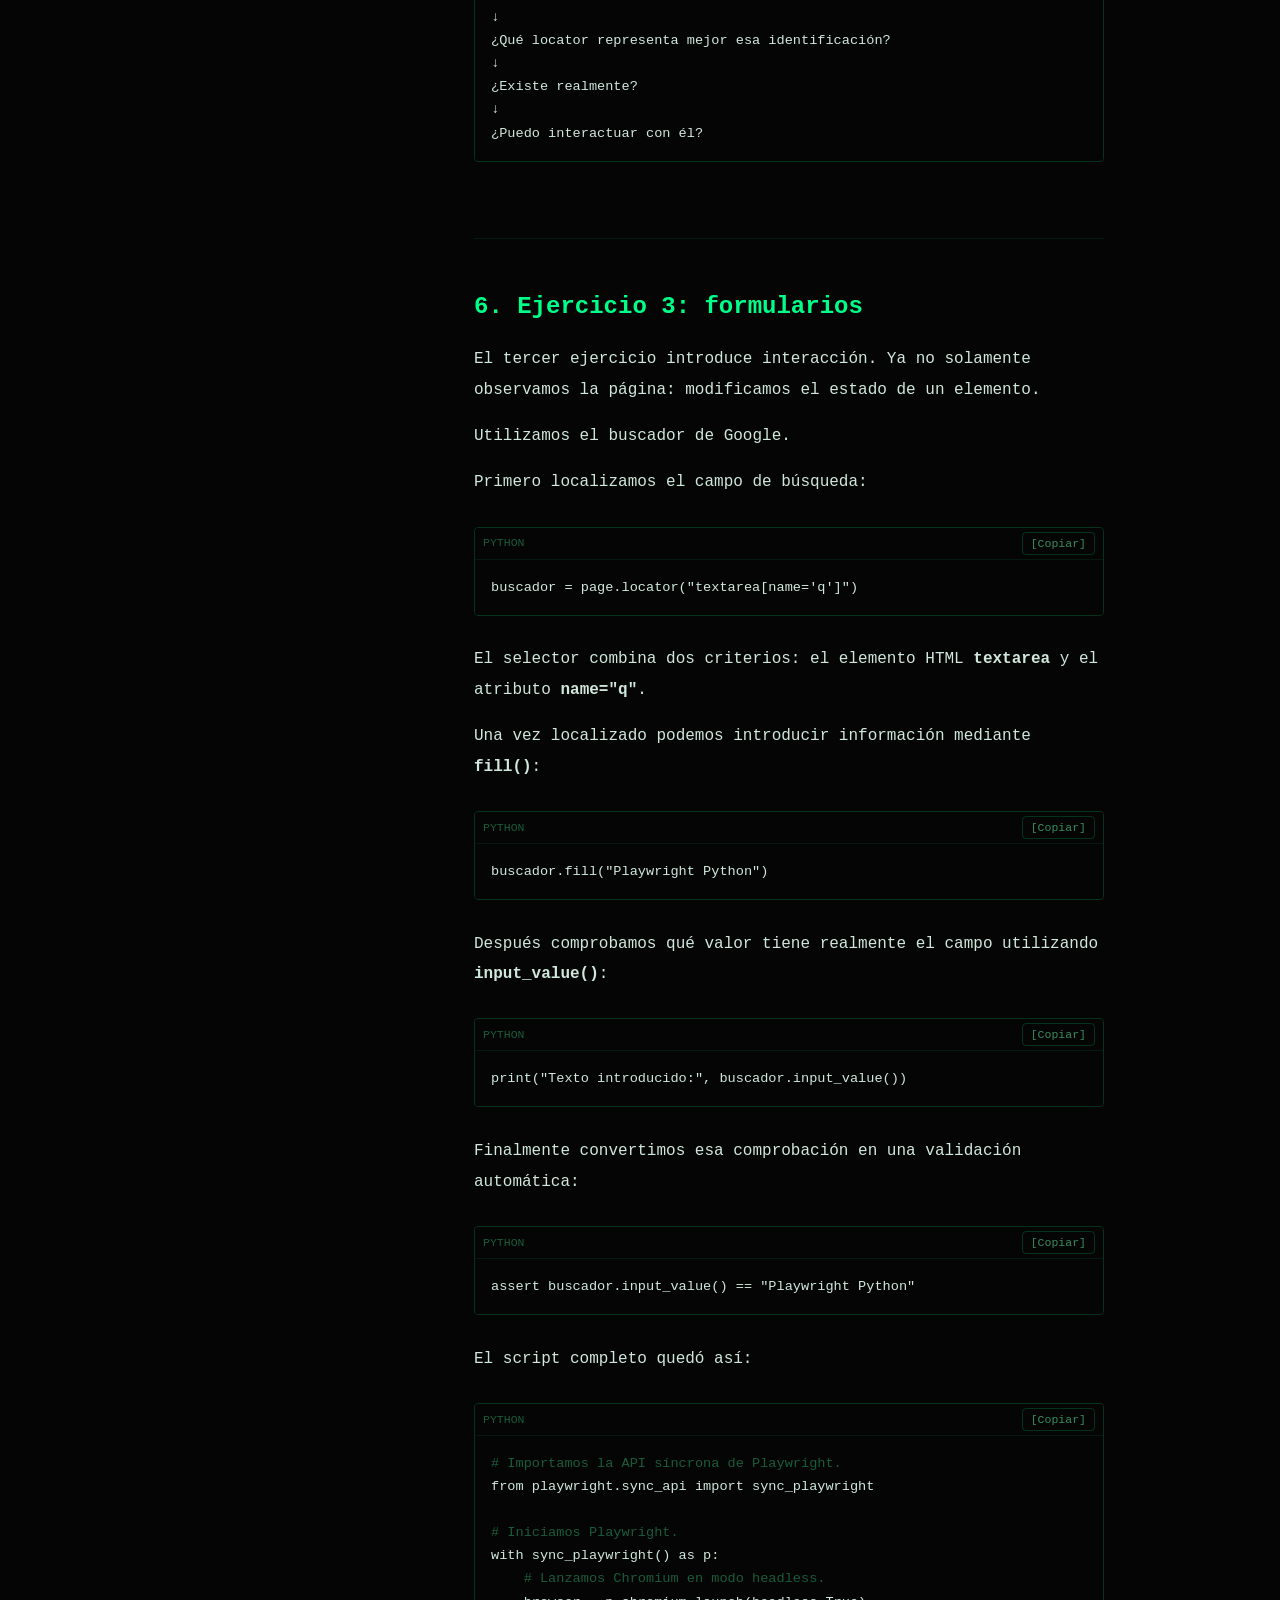
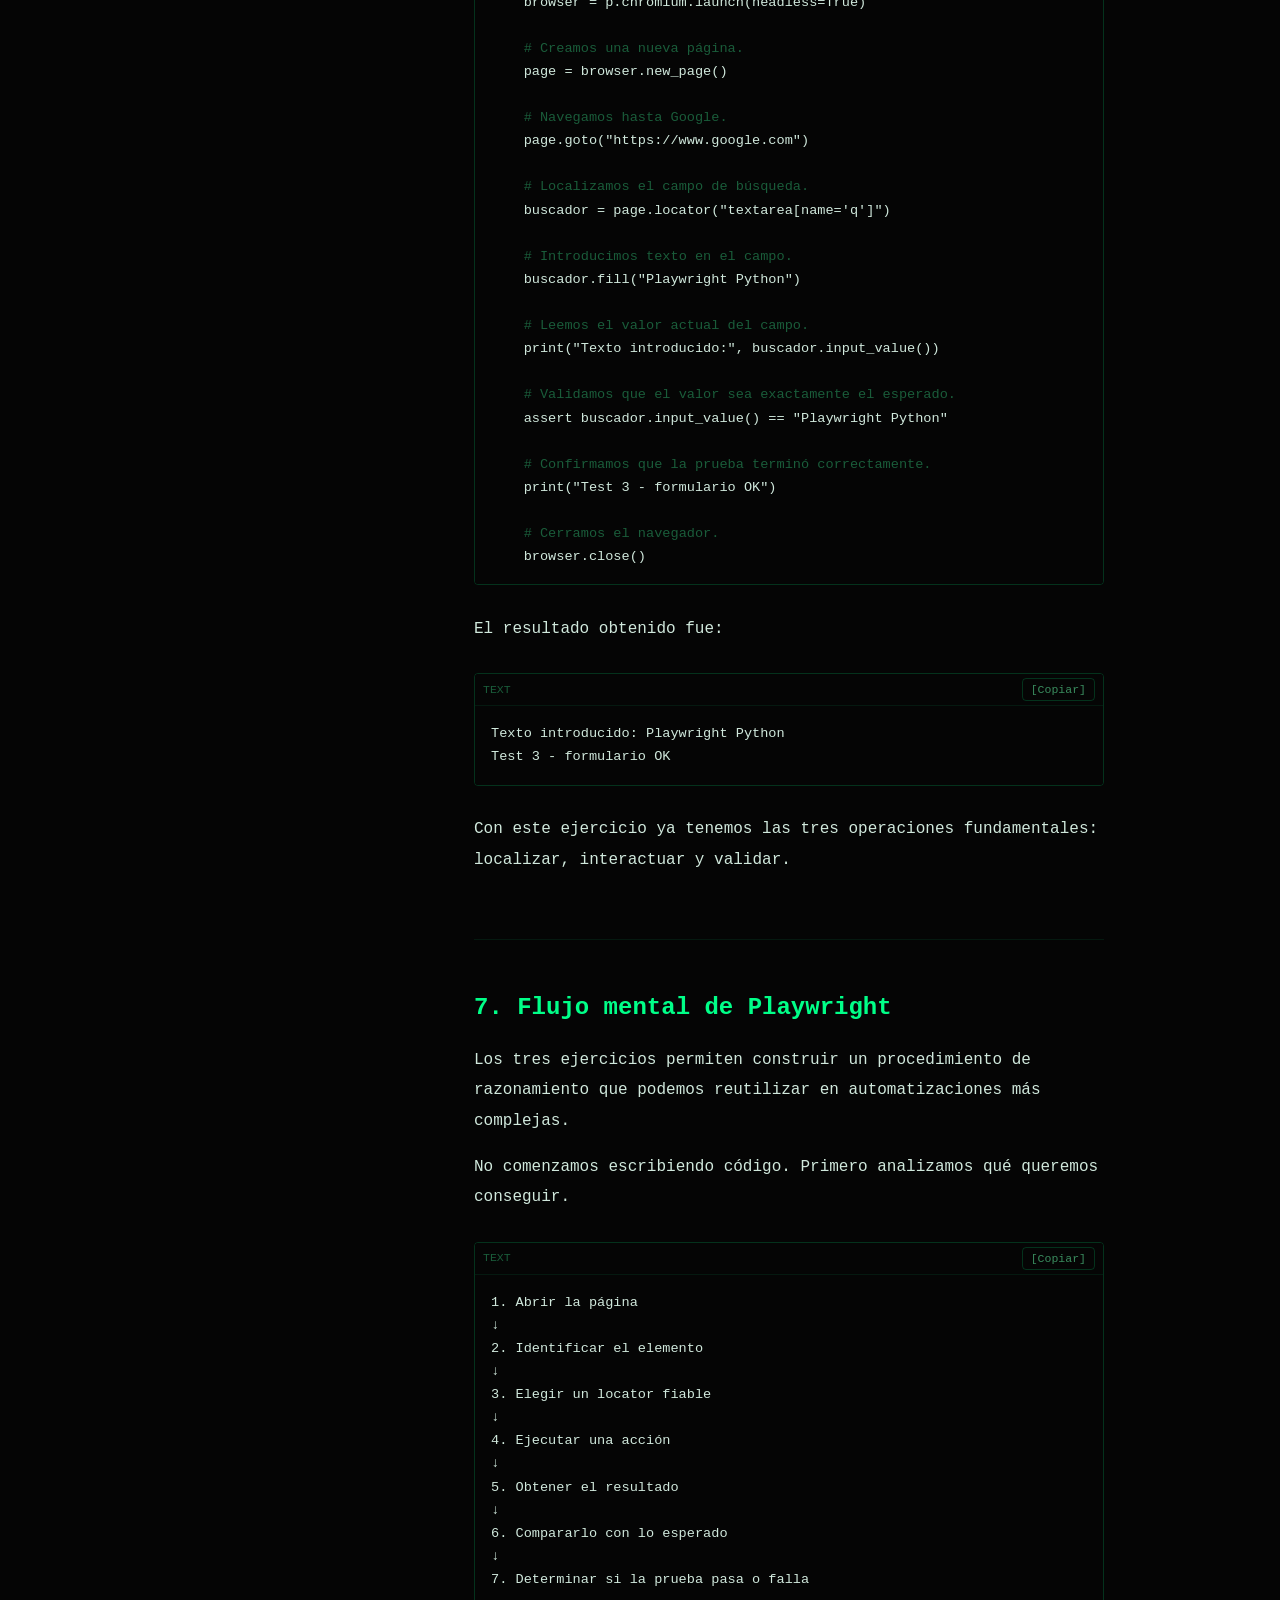
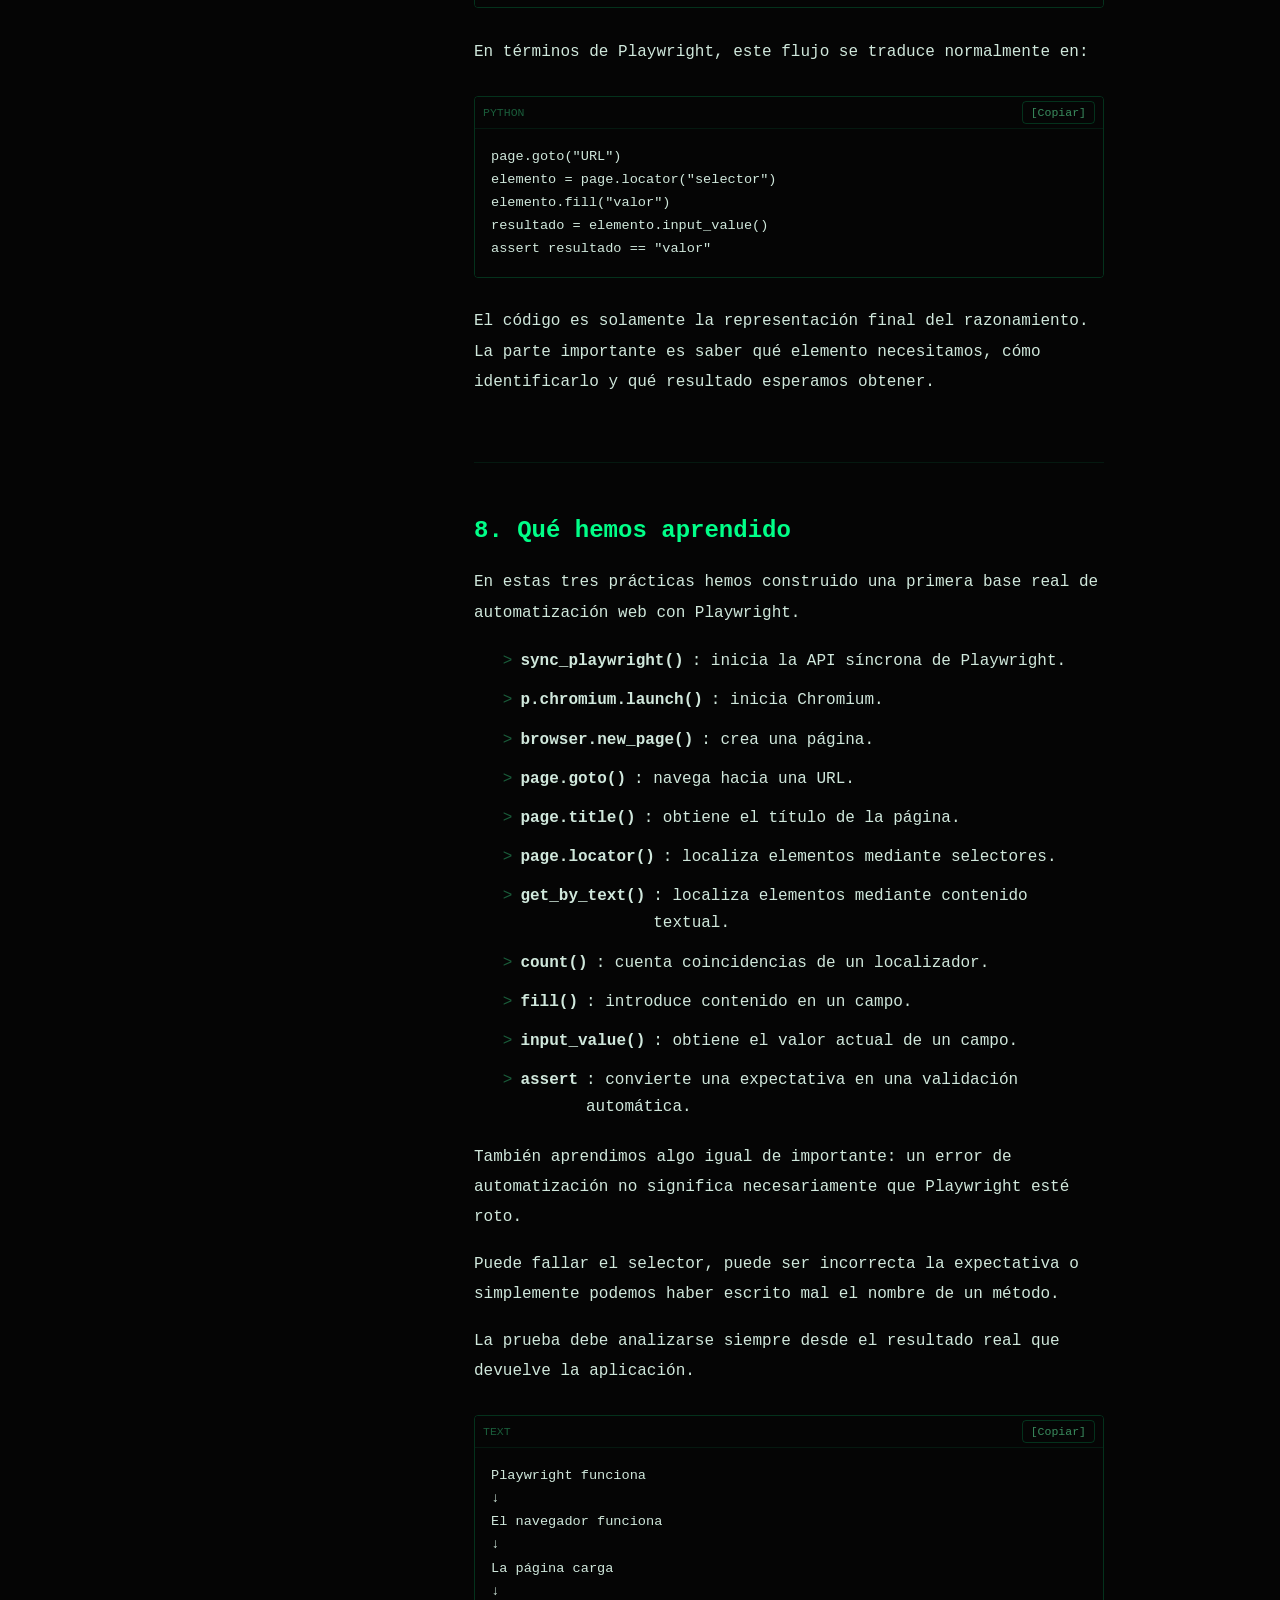
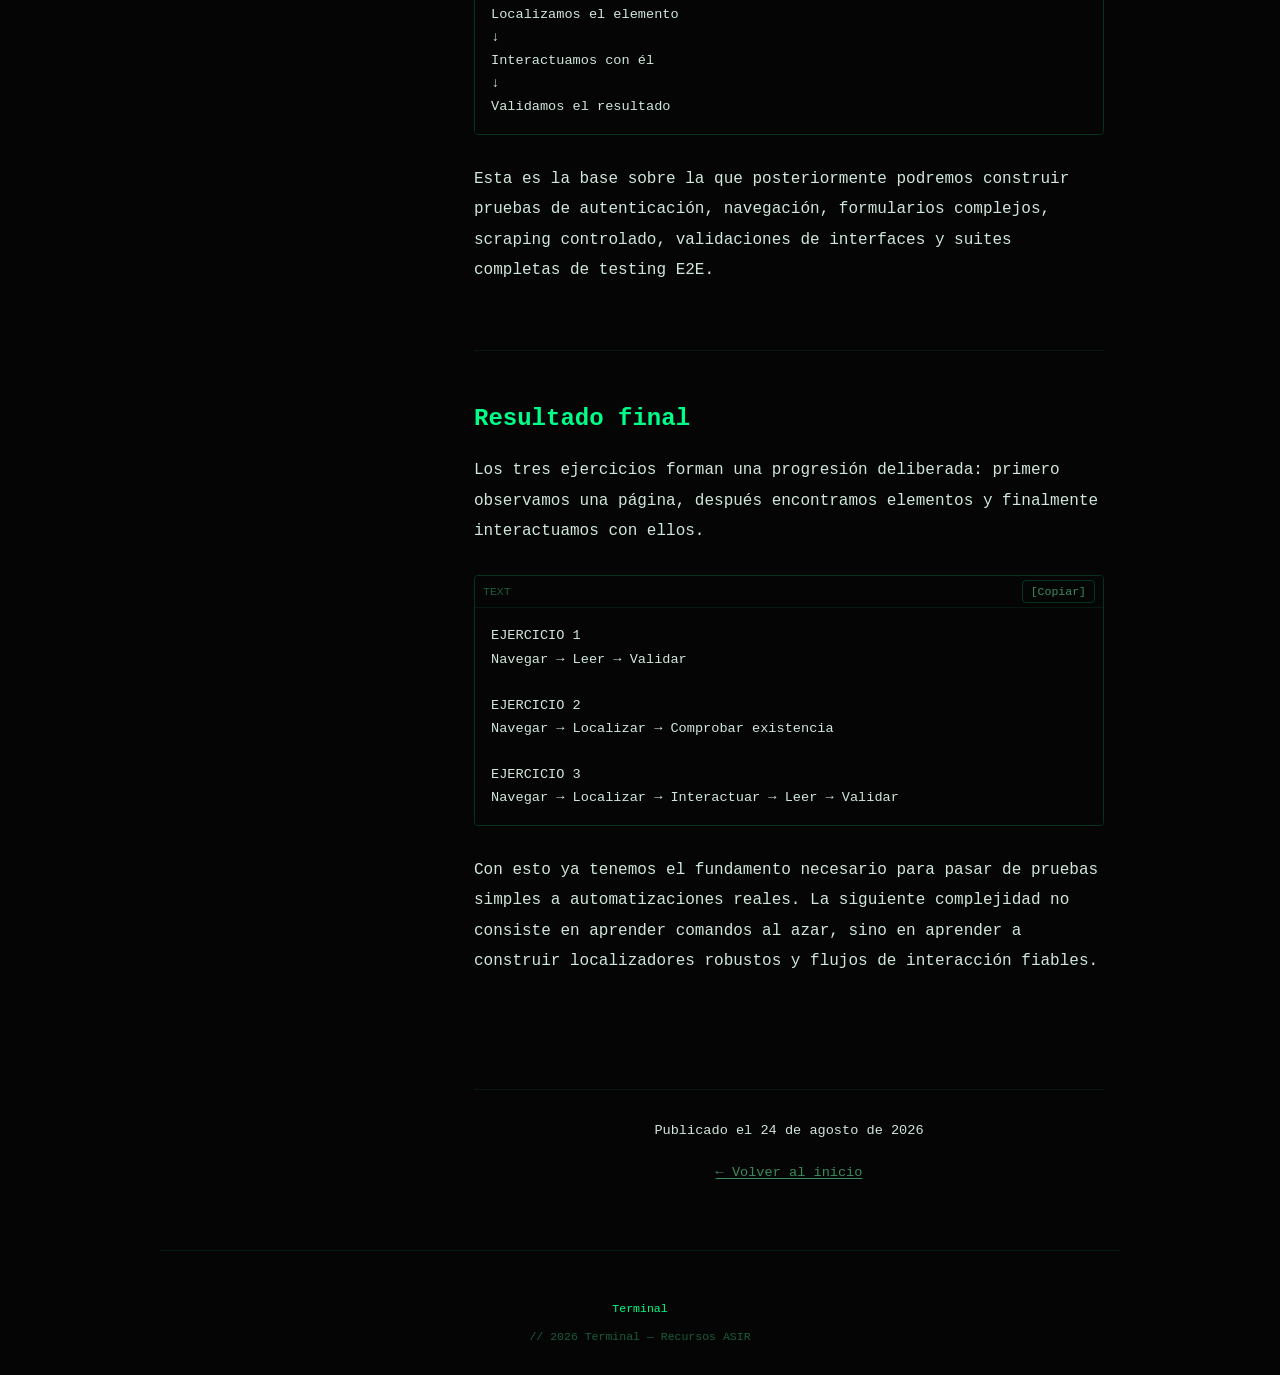
<file: posts/c1-unit2.html>
<!DOCTYPE html>
<html lang="es">
<head>
  <meta charset="UTF-8">
  <meta name="viewport" content="width=device-width, initial-scale=1.0">
  <meta http-equiv="Content-Security-Policy" content="default-src 'self'; script-src 'self' 'unsafe-inline'; style-src 'self' 'unsafe-inline' https://fonts.googleapis.com; font-src 'self' https://fonts.gstatic.com; img-src 'self' data:;">

  <title>Prácticas básicas de Playwright con Python | Terminal</title>
  <meta name="description" content="Prácticas básicas de automatización web con Playwright y Python en Debian Linux.">
  <link rel="canonical" href="https://terminal.dev/tutoriales/playwright-practicas-python.html">
  <meta name="theme-color" content="#050505">

  <meta property="og:title" content="Prácticas básicas de Playwright con Python | Terminal">
  <meta property="og:description" content="Tres ejercicios prácticos para comprender navegación, localizadores, validaciones y formularios con Playwright y Python.">
  <meta property="og:type" content="article">
  <meta property="og:url" content="https://terminal.dev/tutoriales/playwright-practicas-python.html">

  <link rel="preconnect" href="https://fonts.googleapis.com">
  <link rel="preconnect" href="https://fonts.gstatic.com" crossorigin>
  <link href="https://fonts.googleapis.com/css2?family=Press+Start+2P&family=VT323&family=Share+Tech+Mono&display=swap" rel="stylesheet">

  <link rel="stylesheet" href="../assets/css/global.css">
  <link rel="stylesheet" href="../assets/css/layout.css">
  <link rel="stylesheet" href="../assets/css/effects.css">
</head>
<body>

  <!-- ═══ NAVEGACION ═══ -->
  <header class="navbar" role="banner">
    <nav class="nav-container" aria-label="Navegacion principal">
      <a href="../index.html" class="nav-brand">Terminal</a>
      <button class="nav-toggle" id="nav-toggle-btn" aria-label="Abrir menu" aria-expanded="false" aria-controls="nav-menu" type="button">[&lt;&gt;]</button>
      <ul class="nav-links" id="nav-menu" role="menubar">
        <li role="none"><a href="../index.html" role="menuitem">Home</a></li>

        <!-- ███████ DROPDOWN CURSO A ███████ -->
        <li role="none" class="dropdown">
          <a href="#" role="menuitem">CURSO A</a>
          <ul class="dropdown-menu">
              <li><a href="c1-unit1.html">Actividad 1</a></li>
              <li><a href="c1-unit3.html">Actividad 3</a></li>
          </ul>
        </li>

        <!-- <li role="none"><a href="#" role="menuitem">#</a></li> -->
      </ul>
    </nav>
  </header>

  <!-- ═══ ASIDE STICKY (información de sistema) ═══ -->
  <aside class="sticky-aside" role="complementary" aria-label="Información del sistema">
    <div class="sticky-aside-inner">
      <div class="sticky-header">
        <span class="sticky-title">[system]</span>
        <span class="sticky-status">
          <span class="dot-green"></span> online
        </span>
      </div>
      <ul class="sticky-list">
        <li><span class="sticky-label">uptime</span> <span id="uptime">0d 0h 0m</span></li>
        <li><span class="sticky-label">users</span> <span id="users">1</span></li>
        <li><span class="sticky-label">load</span> <span id="load">0.00</span></li>
        <li><span class="sticky-label">memory</span> <span id="memory">128MB</span></li>
      </ul>
      <div class="sticky-divider"></div>
      <ul class="sticky-list">
        <li><a href="../index.html">↳ home</a></li>
        <li><a href="#seccion-1">↳ índice tutorial</a></li>
      </ul>
    </div>
  </aside>

  <!-- ═══ CONTENIDO PRINCIPAL ═══ -->
  <main class="tutorial-wrapper" role="main">

    <!-- ███████ INDICE STICKY ███████ -->
    <aside class="toc-sidebar">
      <nav class="toc-container">
        <h3>Índice</h3>
        <ul class="toc-list">
          <li><a href="#seccion-1">1. Qué vamos a practicar</a></li>
          <li><a href="#seccion-2">2. Ejercicio 1: navegación y validación</a></li>
          <li><a href="#seccion-3">3. Analizar el error del ejercicio 1</a></li>
          <li><a href="#seccion-4">4. Ejercicio 2: localizar elementos</a></li>
          <li><a href="#seccion-5">5. Analizar el localizador</a></li>
          <li><a href="#seccion-6">6. Ejercicio 3: formularios</a></li>
          <li><a href="#seccion-7">7. Flujo mental de Playwright</a></li>
          <li><a href="#seccion-8">8. Qué hemos aprendido</a></li>
        </ul>
      </nav>
    </aside>

    <!-- ███████ CONTENIDO PRINCIPAL ███████ -->
    <article class="tutorial-content">

      <!-- ▶️ ENCABEZADO -->
      <header class="tutorial-header">
        <h1 class="hero-title" style="font-size: var(--text-2xl);">Prácticas básicas de Playwright con Python</h1>
        <div class="status-bar">
          <span><span class="dot info"></span> 24/08/2026</span>
          <span><span class="tag">Práctica</span></span>
          <span><span class="tag tag-info">Nivel: Intermedio</span></span>
        </div>
        <p style="color: var(--text-muted); font-size: var(--text-lg); margin-top: var(--space-md);">
          Tres ejercicios progresivos para comprender cómo Playwright abre un navegador, navega por una página, localiza elementos, interactúa con ellos y valida resultados mediante Python.
        </p>
      </header>

      <!-- ███████ SECCION 1 ███████ -->
      <section id="seccion-1">
        <h2>1. Qué vamos a practicar</h2>

        <p>Ya tenemos preparado el entorno de ejecución: Debian 13, Python 3.13, un entorno virtual y Playwright 1.62.0 con Chromium instalado.</p>

        <p>Ahora dejamos de comprobar solamente que Playwright funciona y empezamos a utilizarlo como herramienta de automatización.</p>

        <p>La progresión de las prácticas será deliberadamente sencilla:</p>

        <ul class="terminal-list">
          <li>Abrir una página y comprobar información de ella.</li>
          <li>Localizar elementos dentro del DOM.</li>
          <li>Interactuar con un formulario y validar su contenido.</li>
        </ul>

        <p>La idea fundamental es aprender a razonar cada automatización antes de escribir código. Primero identificamos qué queremos comprobar o manipular y después buscamos el elemento adecuado dentro de la página.</p>

        <p>El modelo mental básico será:</p>

        <div class="code-block-wrapper">
          <div class="code-block-header">
            <span class="code-lang">text</span>
            <button class="copy-btn">[Copiar]</button>
          </div>
          <div class="code-block">
            Navegador<br>
            └── Página<br>
                └── Elementos<br>
                    └── Localizar<br>
                        └── Interactuar<br>
                            └── Validar
          </div>
        </div>

        <p>Esta cadena es la base de prácticamente cualquier automatización web con Playwright.</p>
      </section>

      <!-- ███████ SECCION 2 ███████ -->
      <section id="seccion-2">
        <h2>2. Ejercicio 1: navegación y validación</h2>

        <p>El primer ejercicio responde a una pregunta muy sencilla: ¿podemos abrir una página, leer información de ella y comprobar que el resultado es el esperado?</p>

        <p>Comenzamos importando la API síncrona de Playwright:</p>

        <div class="code-block-wrapper">
          <div class="code-block-header">
            <span class="code-lang">python</span>
            <button class="copy-btn">[Copiar]</button>
          </div>
          <div class="code-block">
            <span class="comment"># Importamos la API síncrona de Playwright.</span><br>
            <span class="comment"># Nos permite ejecutar las operaciones de forma secuencial.</span><br>
            from playwright.sync_api import sync_playwright<br>
            <br>
            <span class="comment"># Iniciamos Playwright.</span><br>
            with sync_playwright() as p:<br>
            &nbsp;&nbsp;&nbsp;&nbsp;<span class="comment"># Lanzamos Chromium en modo headless.</span><br>
            &nbsp;&nbsp;&nbsp;&nbsp;browser = p.chromium.launch(headless=True)<br>
            <br>
            &nbsp;&nbsp;&nbsp;&nbsp;<span class="comment"># Creamos una nueva página.</span><br>
            &nbsp;&nbsp;&nbsp;&nbsp;page = browser.new_page()<br>
            <br>
            &nbsp;&nbsp;&nbsp;&nbsp;<span class="comment"># Navegamos hasta Google.</span><br>
            &nbsp;&nbsp;&nbsp;&nbsp;page.goto("https://google.com")<br>
            <br>
            &nbsp;&nbsp;&nbsp;&nbsp;<span class="comment"># Obtenemos el título de la página.</span><br>
            &nbsp;&nbsp;&nbsp;&nbsp;print("Titulo:", page.title())<br>
            <br>
            &nbsp;&nbsp;&nbsp;&nbsp;<span class="comment"># Localizamos el elemento h1 y obtenemos su texto.</span><br>
            &nbsp;&nbsp;&nbsp;&nbsp;print("H1:", page.locator("h1").inner_text())<br>
            <br>
            &nbsp;&nbsp;&nbsp;&nbsp;<span class="comment"># Comprobamos que el título obtenido coincide con el esperado.</span><br>
            &nbsp;&nbsp;&nbsp;&nbsp;assert page.title() == "Google"<br>
            <br>
            &nbsp;&nbsp;&nbsp;&nbsp;<span class="comment"># Comprobamos que el h1 contiene el texto esperado.</span><br>
            &nbsp;&nbsp;&nbsp;&nbsp;assert page.locator("h1").inner_text() == "Antes de ir a Google"<br>
            <br>
            &nbsp;&nbsp;&nbsp;&nbsp;<span class="comment"># Si ninguna validación falló, mostramos que la prueba terminó correctamente.</span><br>
            &nbsp;&nbsp;&nbsp;&nbsp;print("Test 1 Ok")<br>
            <br>
            &nbsp;&nbsp;&nbsp;&nbsp;<span class="comment"># Cerramos el navegador.</span><br>
            &nbsp;&nbsp;&nbsp;&nbsp;browser.close()
          </div>
        </div>

        <p>La primera operación importante es <strong>goto()</strong>. Su función es ordenar al navegador que navegue hasta una URL.</p>

        <p>Después utilizamos <strong>page.title()</strong> para obtener el título HTML de la página.</p>

        <p>Para obtener contenido del DOM utilizamos un <strong>locator</strong>. En este caso:</p>

        <div class="code-block-wrapper">
          <div class="code-block-header">
            <span class="code-lang">python</span>
            <button class="copy-btn">[Copiar]</button>
          </div>
          <div class="code-block">
            page.locator("h1")
          </div>
        </div>

        <p>Esto no significa que Playwright esté buscando visualmente el texto. Estamos indicando que queremos localizar elementos HTML cuyo selector CSS sea <strong>h1</strong>.</p>

        <p>Finalmente utilizamos <strong>assert</strong>. Esta instrucción convierte nuestra expectativa en una validación automática.</p>

        <p>Si la condición es verdadera, la ejecución continúa. Si es falsa, Python lanza un <strong>AssertionError</strong> y la prueba falla.</p>
      </section>

      <!-- ███████ SECCION 3 ███████ -->
      <section id="seccion-3">
        <h2>3. Analizar el error del ejercicio 1</h2>

        <p>Durante la práctica cometimos deliberadamente dos errores diferentes y ambos son importantes porque enseñan conceptos fundamentales.</p>

        <p>El primero fue escribir:</p>

        <div class="code-block-wrapper">
          <div class="code-block-header">
            <span class="code-lang">python</span>
            <button class="copy-btn">[Copiar]</button>
          </div>
          <div class="code-block">
            page.tittle()
          </div>
        </div>

        <p>El método correcto es:</p>

        <div class="code-block-wrapper">
          <div class="code-block-header">
            <span class="code-lang">python</span>
            <button class="copy-btn">[Copiar]</button>
          </div>
          <div class="code-block">
            page.title()
          </div>
        </div>

        <p>El error <strong>AttributeError</strong> apareció porque el objeto <strong>Page</strong> no posee ningún método llamado <strong>tittle()</strong>. Python incluso indicó que probablemente queríamos utilizar <strong>title()</strong>.</p>

        <p>Después corregimos el método, pero dejamos una expectativa incorrecta:</p>

        <div class="code-block-wrapper">
          <div class="code-block-header">
            <span class="code-lang">python</span>
            <button class="copy-btn">[Copiar]</button>
          </div>
          <div class="code-block">
            assert page.title() == "google.com"
          </div>
        </div>

        <p>El navegador devolvía:</p>

        <div class="code-block-wrapper">
          <div class="code-block-header">
            <span class="code-lang">text</span>
            <button class="copy-btn">[Copiar]</button>
          </div>
          <div class="code-block">
            Google
          </div>
        </div>

        <p>Por tanto, Python evaluó:</p>

        <div class="code-block-wrapper">
          <div class="code-block-header">
            <span class="code-lang">python</span>
            <button class="copy-btn">[Copiar]</button>
          </div>
          <div class="code-block">
            "Google" == "google.com"
          </div>
        </div>

        <p>El resultado es <strong>False</strong>, por lo que <strong>assert</strong> provocó un <strong>AssertionError</strong>.</p>

        <p>Esto nos enseña una diferencia fundamental: Playwright puede estar funcionando perfectamente y aun así nuestra prueba puede fallar porque la expectativa escrita por nosotros es incorrecta.</p>

        <p>El razonamiento correcto es siempre:</p>

        <div class="code-block-wrapper">
          <div class="code-block-header">
            <span class="code-lang">text</span>
            <button class="copy-btn">[Copiar]</button>
          </div>
          <div class="code-block">
            Resultado real → ¿Qué devuelve la página?<br>
            Resultado esperado → ¿Qué debería devolver?<br>
            Validación → ¿Son iguales?
          </div>
        </div>
      </section>

      <!-- ███████ SECCION 4 ███████ -->
      <section id="seccion-4">
        <h2>4. Ejercicio 2: localizar elementos</h2>

        <p>En el segundo ejercicio cambiamos el objetivo. Ya no queremos comprobar solamente información de la página. Ahora queremos encontrar un elemento concreto dentro del DOM.</p>

        <p>Utilizamos TikTok como página de prueba y buscamos el elemento relacionado con el inicio de sesión.</p>

        <p>El concepto fundamental es <strong>locator</strong>.</p>

        <div class="code-block-wrapper">
          <div class="code-block-header">
            <span class="code-lang">python</span>
            <button class="copy-btn">[Copiar]</button>
          </div>
          <div class="code-block">
            login = page.get_by_text("Log in")
          </div>
        </div>

        <p>En este caso estamos indicando a Playwright que localice elementos cuyo contenido textual sea <strong>Log in</strong>.</p>

        <p>Después podemos preguntar cuántos elementos coinciden con ese localizador:</p>

        <div class="code-block-wrapper">
          <div class="code-block-header">
            <span class="code-lang">python</span>
            <button class="copy-btn">[Copiar]</button>
          </div>
          <div class="code-block">
            print("Login encontrado:", login.count())
          </div>
        </div>

        <p>Durante la prueba vimos que TikTok tenía varios elementos que coincidían con ese texto. El resultado fue:</p>

        <div class="code-block-wrapper">
          <div class="code-block-header">
            <span class="code-lang">text</span>
            <button class="copy-btn">[Copiar]</button>
          </div>
          <div class="code-block">
            Login encontrado: 4
          </div>
        </div>

        <p>Eso demuestra que el localizador encontró elementos reales dentro del DOM.</p>

        <p>La validación utilizada fue:</p>

        <div class="code-block-wrapper">
          <div class="code-block-header">
            <span class="code-lang">python</span>
            <button class="copy-btn">[Copiar]</button>
          </div>
          <div class="code-block">
            assert login.count() &gt; 0
          </div>
        </div>

        <p>La condición significa: debe existir al menos un elemento que coincida con nuestro localizador.</p>

        <p>También comprobamos qué elementos podía leer Playwright utilizando:</p>

        <div class="code-block-wrapper">
          <div class="code-block-header">
            <span class="code-lang">python</span>
            <button class="copy-btn">[Copiar]</button>
          </div>
          <div class="code-block">
            print(page.locator("body").all_inner_texts())
          </div>
        </div>

        <p>Esto nos permitió observar que la página realmente contenía varios textos relacionados con <strong>Log in</strong>.</p>

        <p>La prueba completa quedó conceptualmente así:</p>

        <div class="code-block-wrapper">
          <div class="code-block-header">
            <span class="code-lang">python</span>
            <button class="copy-btn">[Copiar]</button>
          </div>
          <div class="code-block">
            <span class="comment"># Abrimos TikTok.</span><br>
            page.goto("https://www.tiktok.com")<br>
            <br>
            <span class="comment"># Buscamos elementos cuyo texto sea "Log in".</span><br>
            login = page.get_by_text("Log in")<br>
            <br>
            <span class="comment"># Mostramos cuántos elementos coinciden.</span><br>
            print("Login encontrado:", login.count())<br>
            <br>
            <span class="comment"># Validamos que exista al menos uno.</span><br>
            assert login.count() &gt; 0<br>
            <br>
            <span class="comment"># Indicamos que el ejercicio terminó correctamente.</span><br>
            print("Test 2 - elemento encontrado")
          </div>
        </div>
      </section>

      <!-- ███████ SECCION 5 ███████ -->
      <section id="seccion-5">
        <h2>5. Analizar el localizador</h2>

        <p>Durante la práctica intentamos reutilizar el mismo criterio sobre Google.</p>

        <p>El problema fue que nuestra búsqueda estaba basada en el texto:</p>

        <div class="code-block-wrapper">
          <div class="code-block-header">
            <span class="code-lang">python</span>
            <button class="copy-btn">[Copiar]</button>
          </div>
          <div class="code-block">
            page.get_by_text("Log in")
          </div>
        </div>

        <p>Google utiliza otro texto para ese elemento en nuestra sesión:</p>

        <div class="code-block-wrapper">
          <div class="code-block-header">
            <span class="code-lang">text</span>
            <button class="copy-btn">[Copiar]</button>
          </div>
          <div class="code-block">
            Iniciar sesión
          </div>
        </div>

        <p>Por eso el resultado fue cero coincidencias.</p>

        <p>Esto es importante porque un localizador no busca nuestra intención. Busca exactamente el criterio que le proporcionamos.</p>

        <p>Por tanto, antes de automatizar debemos inspeccionar la página y determinar qué atributo, texto, rol o estructura identifica realmente al elemento.</p>

        <p>El razonamiento debe comenzar siempre por la página:</p>

        <div class="code-block-wrapper">
          <div class="code-block-header">
            <span class="code-lang">text</span>
            <button class="copy-btn">[Copiar]</button>
          </div>
          <div class="code-block">
            ¿Qué elemento necesito?<br>
            ↓<br>
            ¿Cómo está identificado en el DOM?<br>
            ↓<br>
            ¿Qué locator representa mejor esa identificación?<br>
            ↓<br>
            ¿Existe realmente?<br>
            ↓<br>
            ¿Puedo interactuar con él?
          </div>
        </div>
      </section>

      <!-- ███████ SECCION 6 ███████ -->
      <section id="seccion-6">
        <h2>6. Ejercicio 3: formularios</h2>

        <p>El tercer ejercicio introduce interacción. Ya no solamente observamos la página: modificamos el estado de un elemento.</p>

        <p>Utilizamos el buscador de Google.</p>

        <p>Primero localizamos el campo de búsqueda:</p>

        <div class="code-block-wrapper">
          <div class="code-block-header">
            <span class="code-lang">python</span>
            <button class="copy-btn">[Copiar]</button>
          </div>
          <div class="code-block">
            buscador = page.locator("textarea[name='q']")
          </div>
        </div>

        <p>El selector combina dos criterios: el elemento HTML <strong>textarea</strong> y el atributo <strong>name="q"</strong>.</p>

        <p>Una vez localizado podemos introducir información mediante <strong>fill()</strong>:</p>

        <div class="code-block-wrapper">
          <div class="code-block-header">
            <span class="code-lang">python</span>
            <button class="copy-btn">[Copiar]</button>
          </div>
          <div class="code-block">
            buscador.fill("Playwright Python")
          </div>
        </div>

        <p>Después comprobamos qué valor tiene realmente el campo utilizando <strong>input_value()</strong>:</p>

        <div class="code-block-wrapper">
          <div class="code-block-header">
            <span class="code-lang">python</span>
            <button class="copy-btn">[Copiar]</button>
          </div>
          <div class="code-block">
            print("Texto introducido:", buscador.input_value())
          </div>
        </div>

        <p>Finalmente convertimos esa comprobación en una validación automática:</p>

        <div class="code-block-wrapper">
          <div class="code-block-header">
            <span class="code-lang">python</span>
            <button class="copy-btn">[Copiar]</button>
          </div>
          <div class="code-block">
            assert buscador.input_value() == "Playwright Python"
          </div>
        </div>

        <p>El script completo quedó así:</p>

        <div class="code-block-wrapper">
          <div class="code-block-header">
            <span class="code-lang">python</span>
            <button class="copy-btn">[Copiar]</button>
          </div>
          <div class="code-block">
            <span class="comment"># Importamos la API síncrona de Playwright.</span><br>
            from playwright.sync_api import sync_playwright<br>
            <br>
            <span class="comment"># Iniciamos Playwright.</span><br>
            with sync_playwright() as p:<br>
            &nbsp;&nbsp;&nbsp;&nbsp;<span class="comment"># Lanzamos Chromium en modo headless.</span><br>
            &nbsp;&nbsp;&nbsp;&nbsp;browser = p.chromium.launch(headless=True)<br>
            <br>
            &nbsp;&nbsp;&nbsp;&nbsp;<span class="comment"># Creamos una nueva página.</span><br>
            &nbsp;&nbsp;&nbsp;&nbsp;page = browser.new_page()<br>
            <br>
            &nbsp;&nbsp;&nbsp;&nbsp;<span class="comment"># Navegamos hasta Google.</span><br>
            &nbsp;&nbsp;&nbsp;&nbsp;page.goto("https://www.google.com")<br>
            <br>
            &nbsp;&nbsp;&nbsp;&nbsp;<span class="comment"># Localizamos el campo de búsqueda.</span><br>
            &nbsp;&nbsp;&nbsp;&nbsp;buscador = page.locator("textarea[name='q']")<br>
            <br>
            &nbsp;&nbsp;&nbsp;&nbsp;<span class="comment"># Introducimos texto en el campo.</span><br>
            &nbsp;&nbsp;&nbsp;&nbsp;buscador.fill("Playwright Python")<br>
            <br>
            &nbsp;&nbsp;&nbsp;&nbsp;<span class="comment"># Leemos el valor actual del campo.</span><br>
            &nbsp;&nbsp;&nbsp;&nbsp;print("Texto introducido:", buscador.input_value())<br>
            <br>
            &nbsp;&nbsp;&nbsp;&nbsp;<span class="comment"># Validamos que el valor sea exactamente el esperado.</span><br>
            &nbsp;&nbsp;&nbsp;&nbsp;assert buscador.input_value() == "Playwright Python"<br>
            <br>
            &nbsp;&nbsp;&nbsp;&nbsp;<span class="comment"># Confirmamos que la prueba terminó correctamente.</span><br>
            &nbsp;&nbsp;&nbsp;&nbsp;print("Test 3 - formulario OK")<br>
            <br>
            &nbsp;&nbsp;&nbsp;&nbsp;<span class="comment"># Cerramos el navegador.</span><br>
            &nbsp;&nbsp;&nbsp;&nbsp;browser.close()
          </div>
        </div>

        <p>El resultado obtenido fue:</p>

        <div class="code-block-wrapper">
          <div class="code-block-header">
            <span class="code-lang">text</span>
            <button class="copy-btn">[Copiar]</button>
          </div>
          <div class="code-block">
            Texto introducido: Playwright Python<br>
            Test 3 - formulario OK
          </div>
        </div>

        <p>Con este ejercicio ya tenemos las tres operaciones fundamentales: localizar, interactuar y validar.</p>
      </section>

      <!-- ███████ SECCION 7 ███████ -->
      <section id="seccion-7">
        <h2>7. Flujo mental de Playwright</h2>

        <p>Los tres ejercicios permiten construir un procedimiento de razonamiento que podemos reutilizar en automatizaciones más complejas.</p>

        <p>No comenzamos escribiendo código. Primero analizamos qué queremos conseguir.</p>

        <div class="code-block-wrapper">
          <div class="code-block-header">
            <span class="code-lang">text</span>
            <button class="copy-btn">[Copiar]</button>
          </div>
          <div class="code-block">
            1. Abrir la página<br>
            ↓<br>
            2. Identificar el elemento<br>
            ↓<br>
            3. Elegir un locator fiable<br>
            ↓<br>
            4. Ejecutar una acción<br>
            ↓<br>
            5. Obtener el resultado<br>
            ↓<br>
            6. Compararlo con lo esperado<br>
            ↓<br>
            7. Determinar si la prueba pasa o falla
          </div>
        </div>

        <p>En términos de Playwright, este flujo se traduce normalmente en:</p>

        <div class="code-block-wrapper">
          <div class="code-block-header">
            <span class="code-lang">python</span>
            <button class="copy-btn">[Copiar]</button>
          </div>
          <div class="code-block">
            page.goto("URL")<br>
            elemento = page.locator("selector")<br>
            elemento.fill("valor")<br>
            resultado = elemento.input_value()<br>
            assert resultado == "valor"
          </div>
        </div>

        <p>El código es solamente la representación final del razonamiento. La parte importante es saber qué elemento necesitamos, cómo identificarlo y qué resultado esperamos obtener.</p>
      </section>

      <!-- ███████ SECCION 8 ███████ -->
      <section id="seccion-8">
        <h2>8. Qué hemos aprendido</h2>

        <p>En estas tres prácticas hemos construido una primera base real de automatización web con Playwright.</p>

        <ul class="terminal-list">
          <li><strong>sync_playwright()</strong>: inicia la API síncrona de Playwright.</li>
          <li><strong>p.chromium.launch()</strong>: inicia Chromium.</li>
          <li><strong>browser.new_page()</strong>: crea una página.</li>
          <li><strong>page.goto()</strong>: navega hacia una URL.</li>
          <li><strong>page.title()</strong>: obtiene el título de la página.</li>
          <li><strong>page.locator()</strong>: localiza elementos mediante selectores.</li>
          <li><strong>get_by_text()</strong>: localiza elementos mediante contenido textual.</li>
          <li><strong>count()</strong>: cuenta coincidencias de un localizador.</li>
          <li><strong>fill()</strong>: introduce contenido en un campo.</li>
          <li><strong>input_value()</strong>: obtiene el valor actual de un campo.</li>
          <li><strong>assert</strong>: convierte una expectativa en una validación automática.</li>
        </ul>

        <p>También aprendimos algo igual de importante: un error de automatización no significa necesariamente que Playwright esté roto.</p>

        <p>Puede fallar el selector, puede ser incorrecta la expectativa o simplemente podemos haber escrito mal el nombre de un método.</p>

        <p>La prueba debe analizarse siempre desde el resultado real que devuelve la aplicación.</p>

        <div class="code-block-wrapper">
          <div class="code-block-header">
            <span class="code-lang">text</span>
            <button class="copy-btn">[Copiar]</button>
          </div>
          <div class="code-block">
            Playwright funciona<br>
            ↓<br>
            El navegador funciona<br>
            ↓<br>
            La página carga<br>
            ↓<br>
            Localizamos el elemento<br>
            ↓<br>
            Interactuamos con él<br>
            ↓<br>
            Validamos el resultado
          </div>
        </div>

        <p>Esta es la base sobre la que posteriormente podremos construir pruebas de autenticación, navegación, formularios complejos, scraping controlado, validaciones de interfaces y suites completas de testing E2E.</p>
      </section>

      <!-- ███████ RESULTADO FINAL ███████ -->
      <section>
        <h2>Resultado final</h2>

        <p>Los tres ejercicios forman una progresión deliberada: primero observamos una página, después encontramos elementos y finalmente interactuamos con ellos.</p>

        <div class="code-block-wrapper">
          <div class="code-block-header">
            <span class="code-lang">text</span>
            <button class="copy-btn">[Copiar]</button>
          </div>
          <div class="code-block">
            EJERCICIO 1<br>
            Navegar → Leer → Validar<br>
            <br>
            EJERCICIO 2<br>
            Navegar → Localizar → Comprobar existencia<br>
            <br>
            EJERCICIO 3<br>
            Navegar → Localizar → Interactuar → Leer → Validar
          </div>
        </div>

        <p>Con esto ya tenemos el fundamento necesario para pasar de pruebas simples a automatizaciones reales. La siguiente complejidad no consiste en aprender comandos al azar, sino en aprender a construir localizadores robustos y flujos de interacción fiables.</p>
      </section>

      <!-- ███████ PIE DEL TUTORIAL ███████ -->
      <footer class="tutorial-footer">
        <p>Publicado el 24 de agosto de 2026</p>
        <p><a href="../index.html" style="color: var(--text-muted); text-decoration: underline;">← Volver al inicio</a></p>
      </footer>

    </article>

  </main>

  <!-- ═══ FOOTER ═══ -->
  <footer class="footer" role="contentinfo">
    <p class="footer-brand">Terminal</p>
    <p class="footer-copy">2026 Terminal — Recursos ASIR</p>
  </footer>

  <script nonce="terminal2026" src="../assets/js/utils.js"></script>
  <script nonce="terminal2026" src="../assets/js/animations.js"></script>
  <!-- El script de copiar ya está en utils.js, no hace falta duplicarlo -->

</body>
</html>
</file>
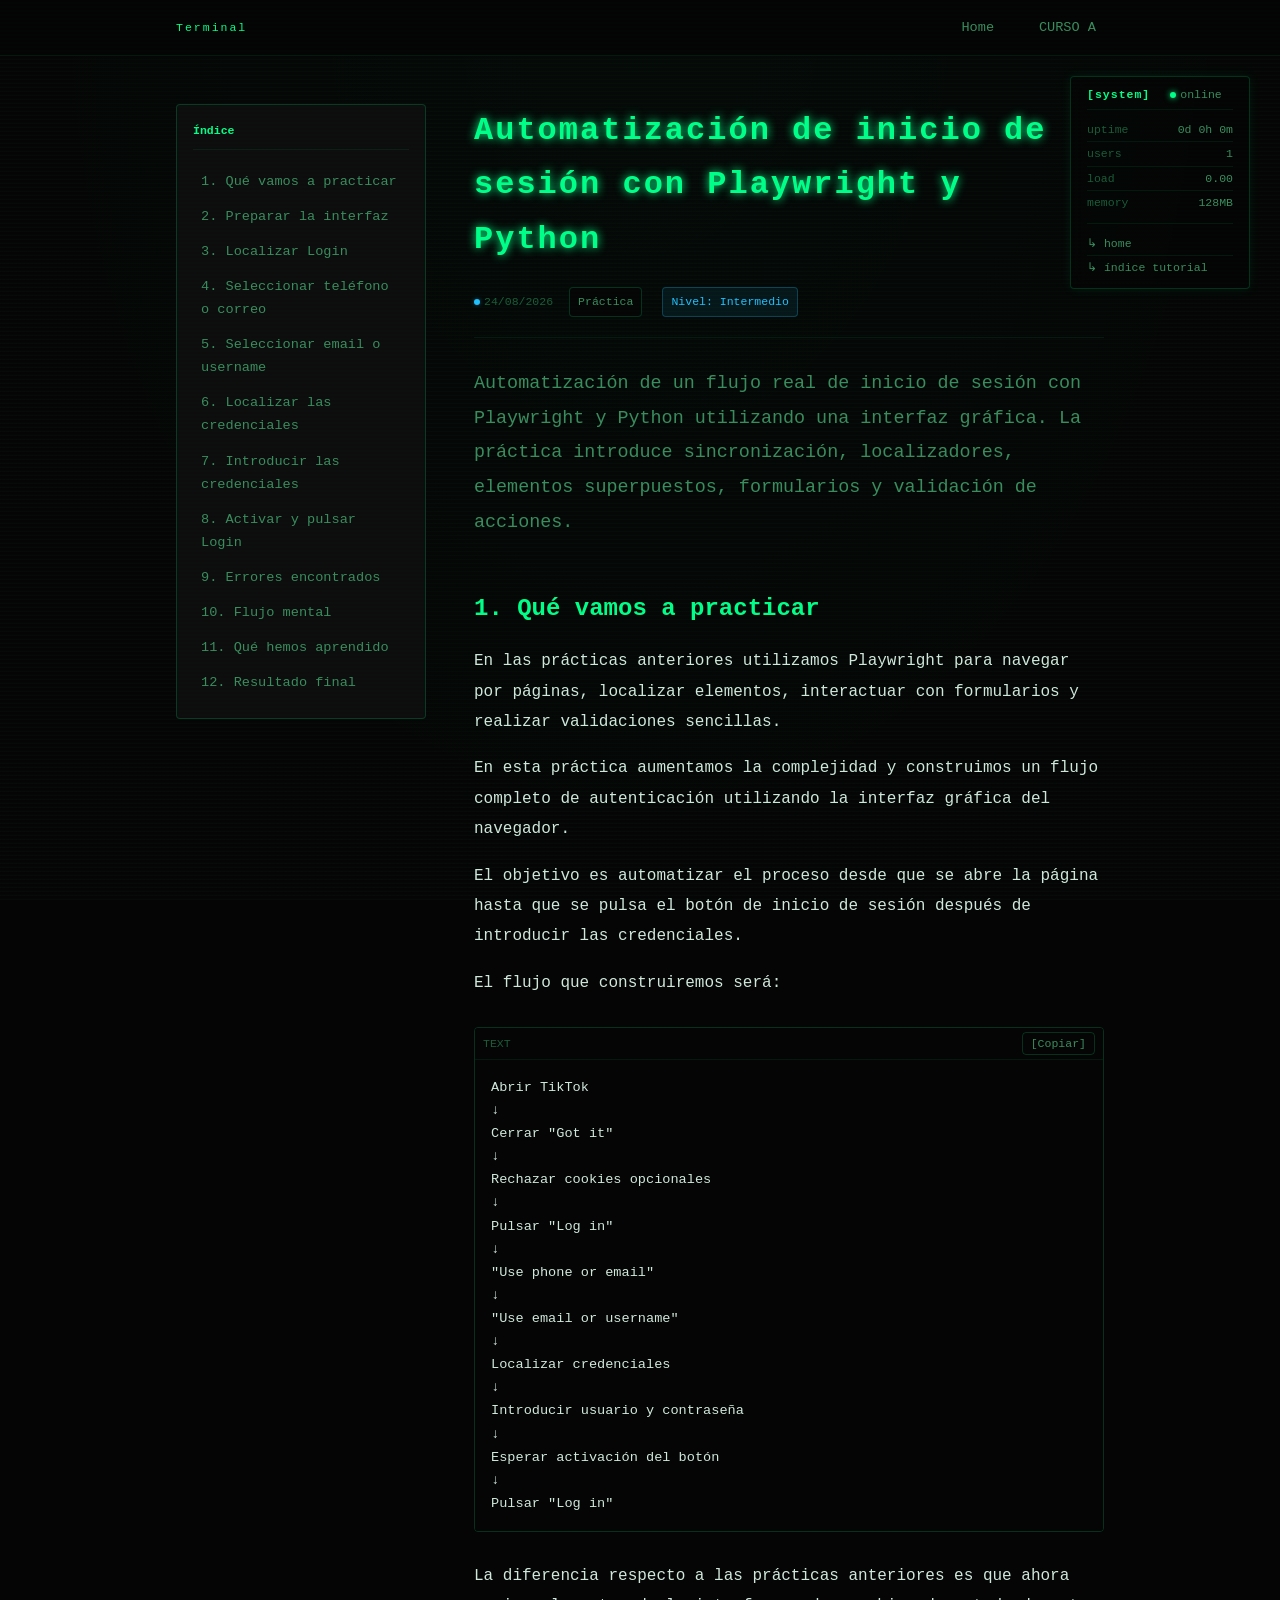
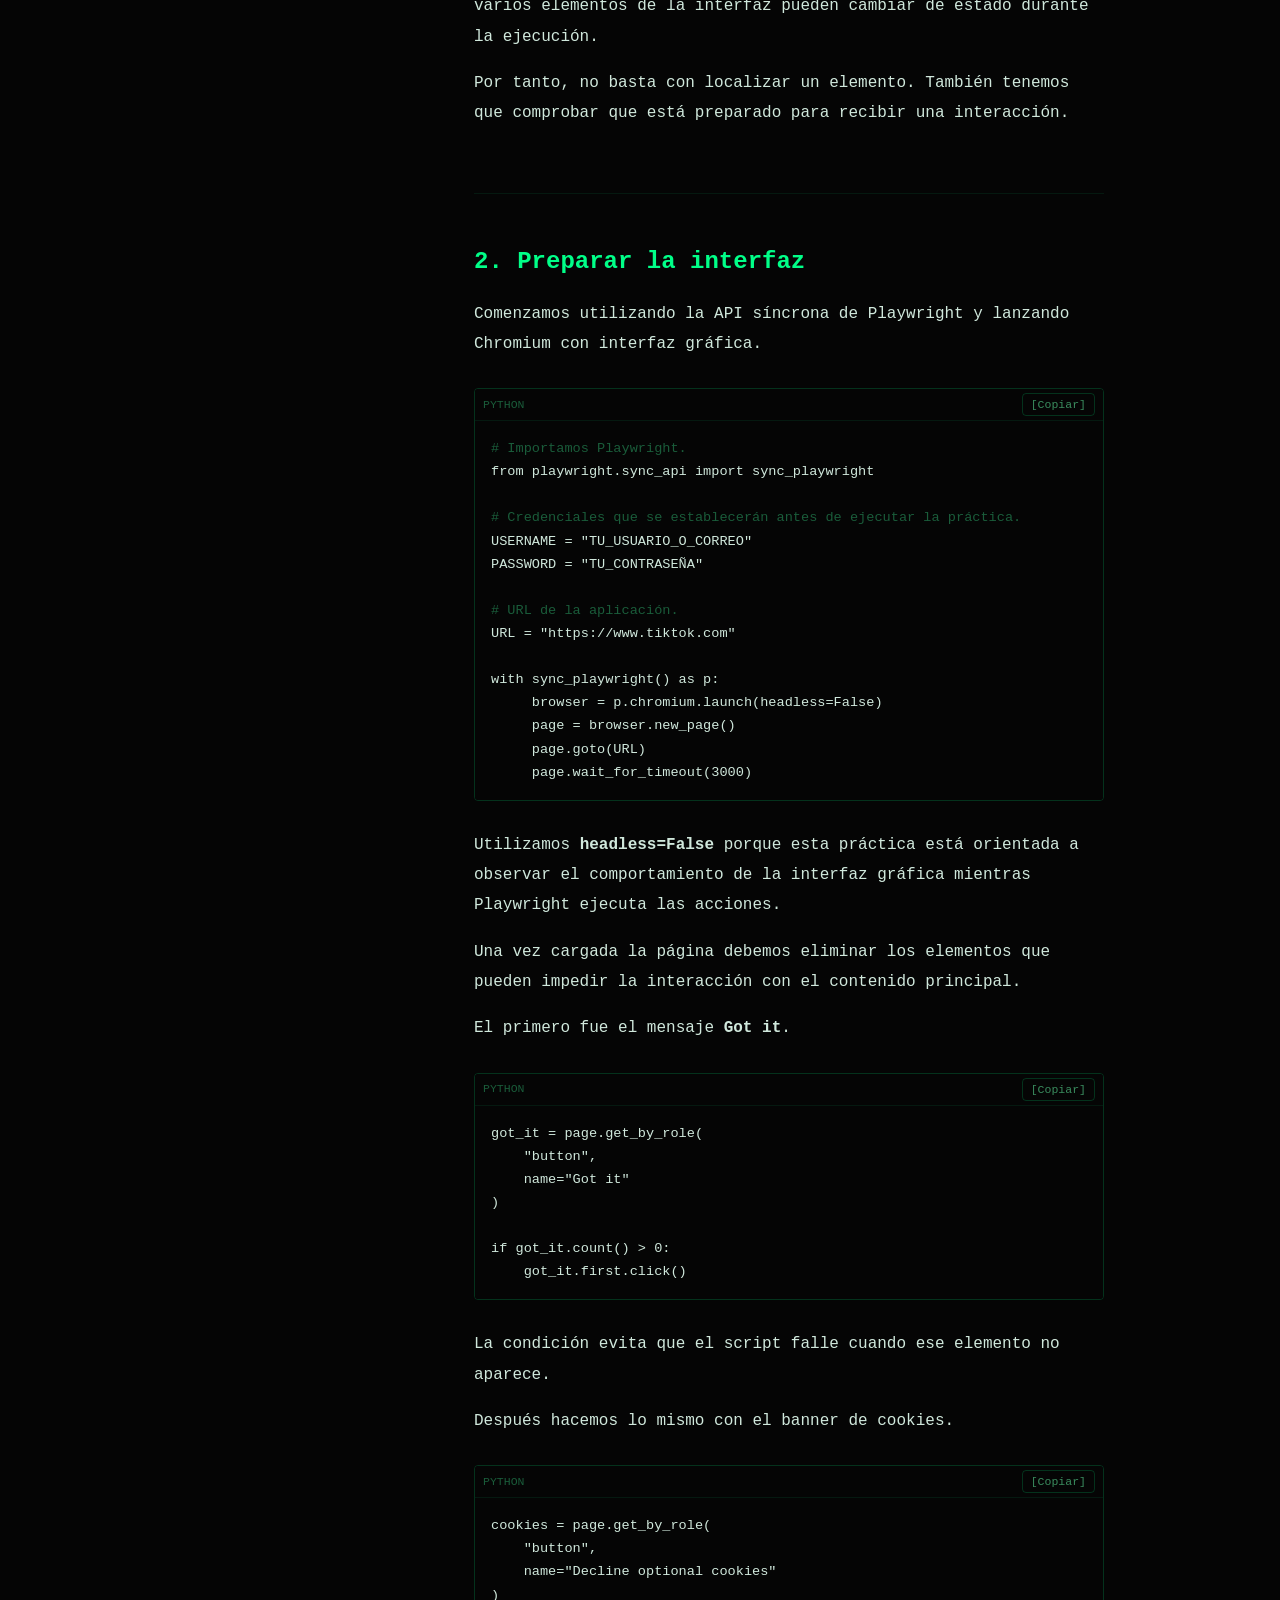
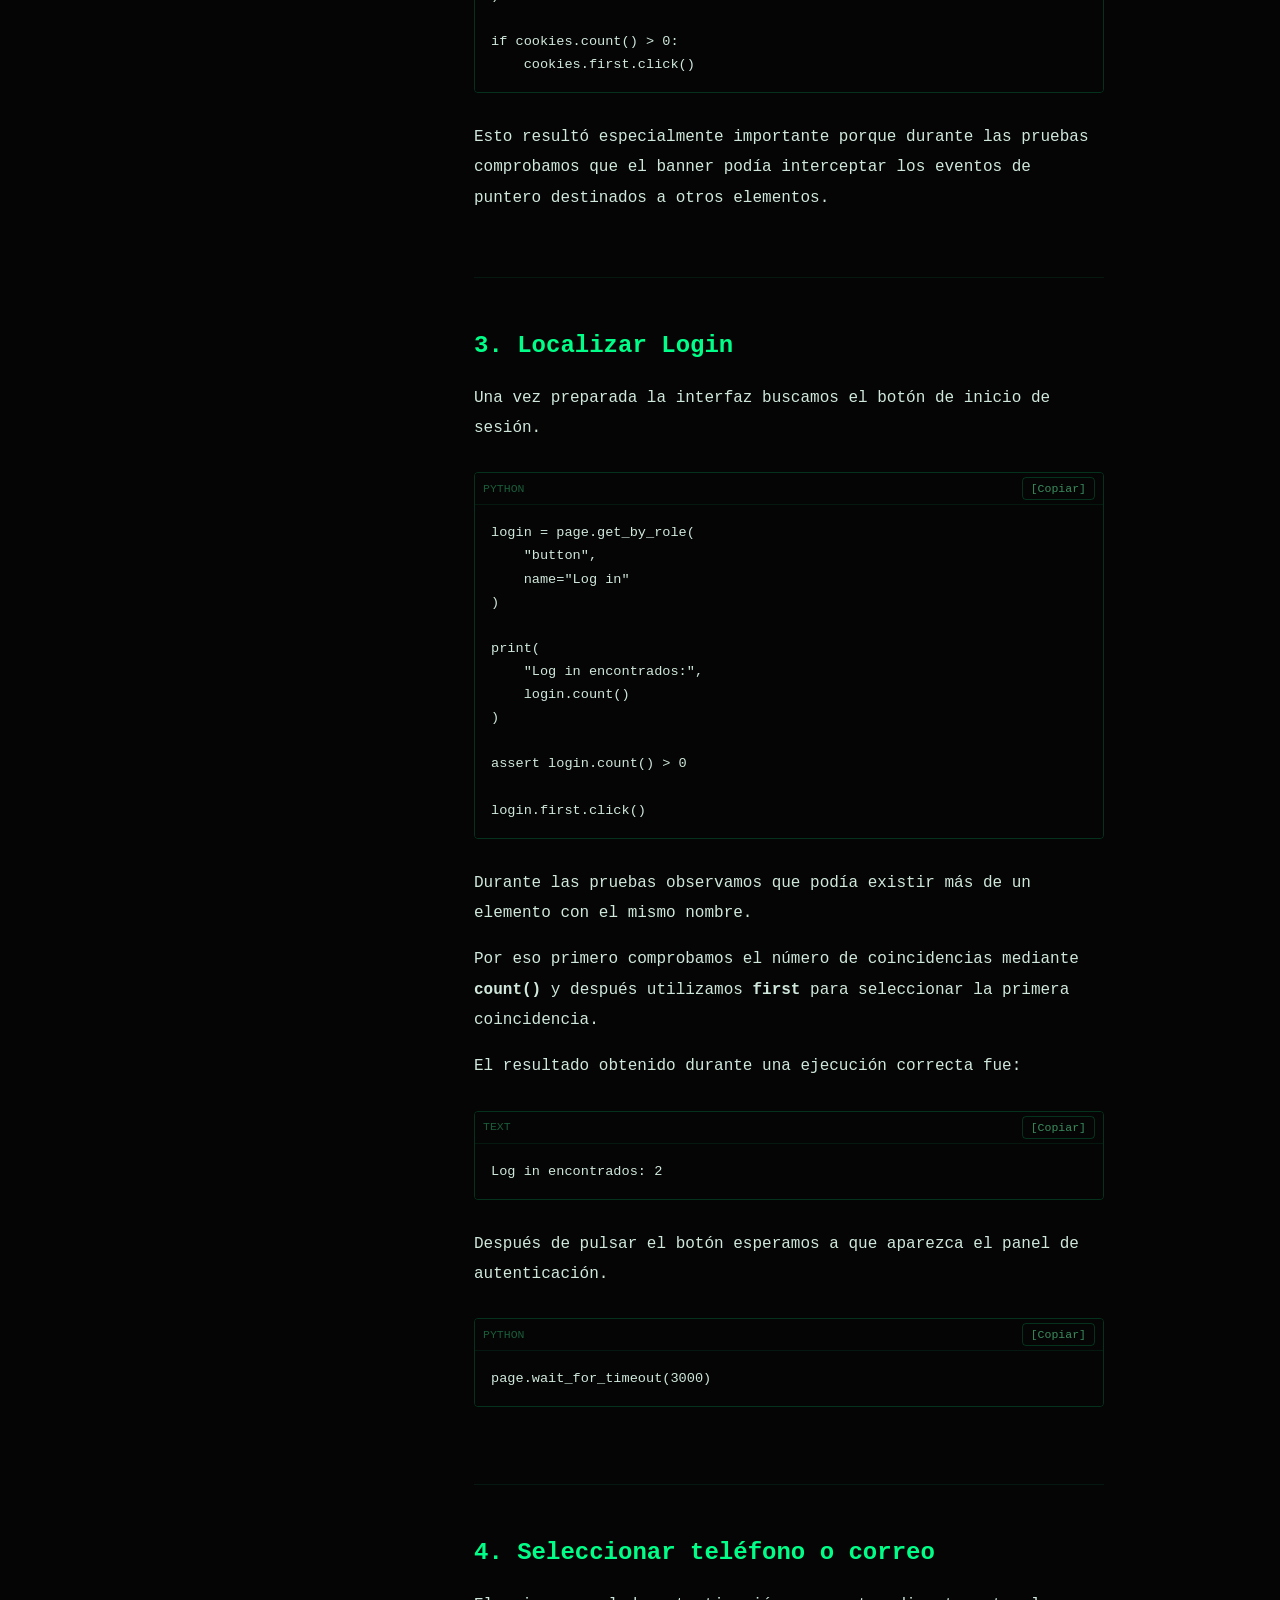
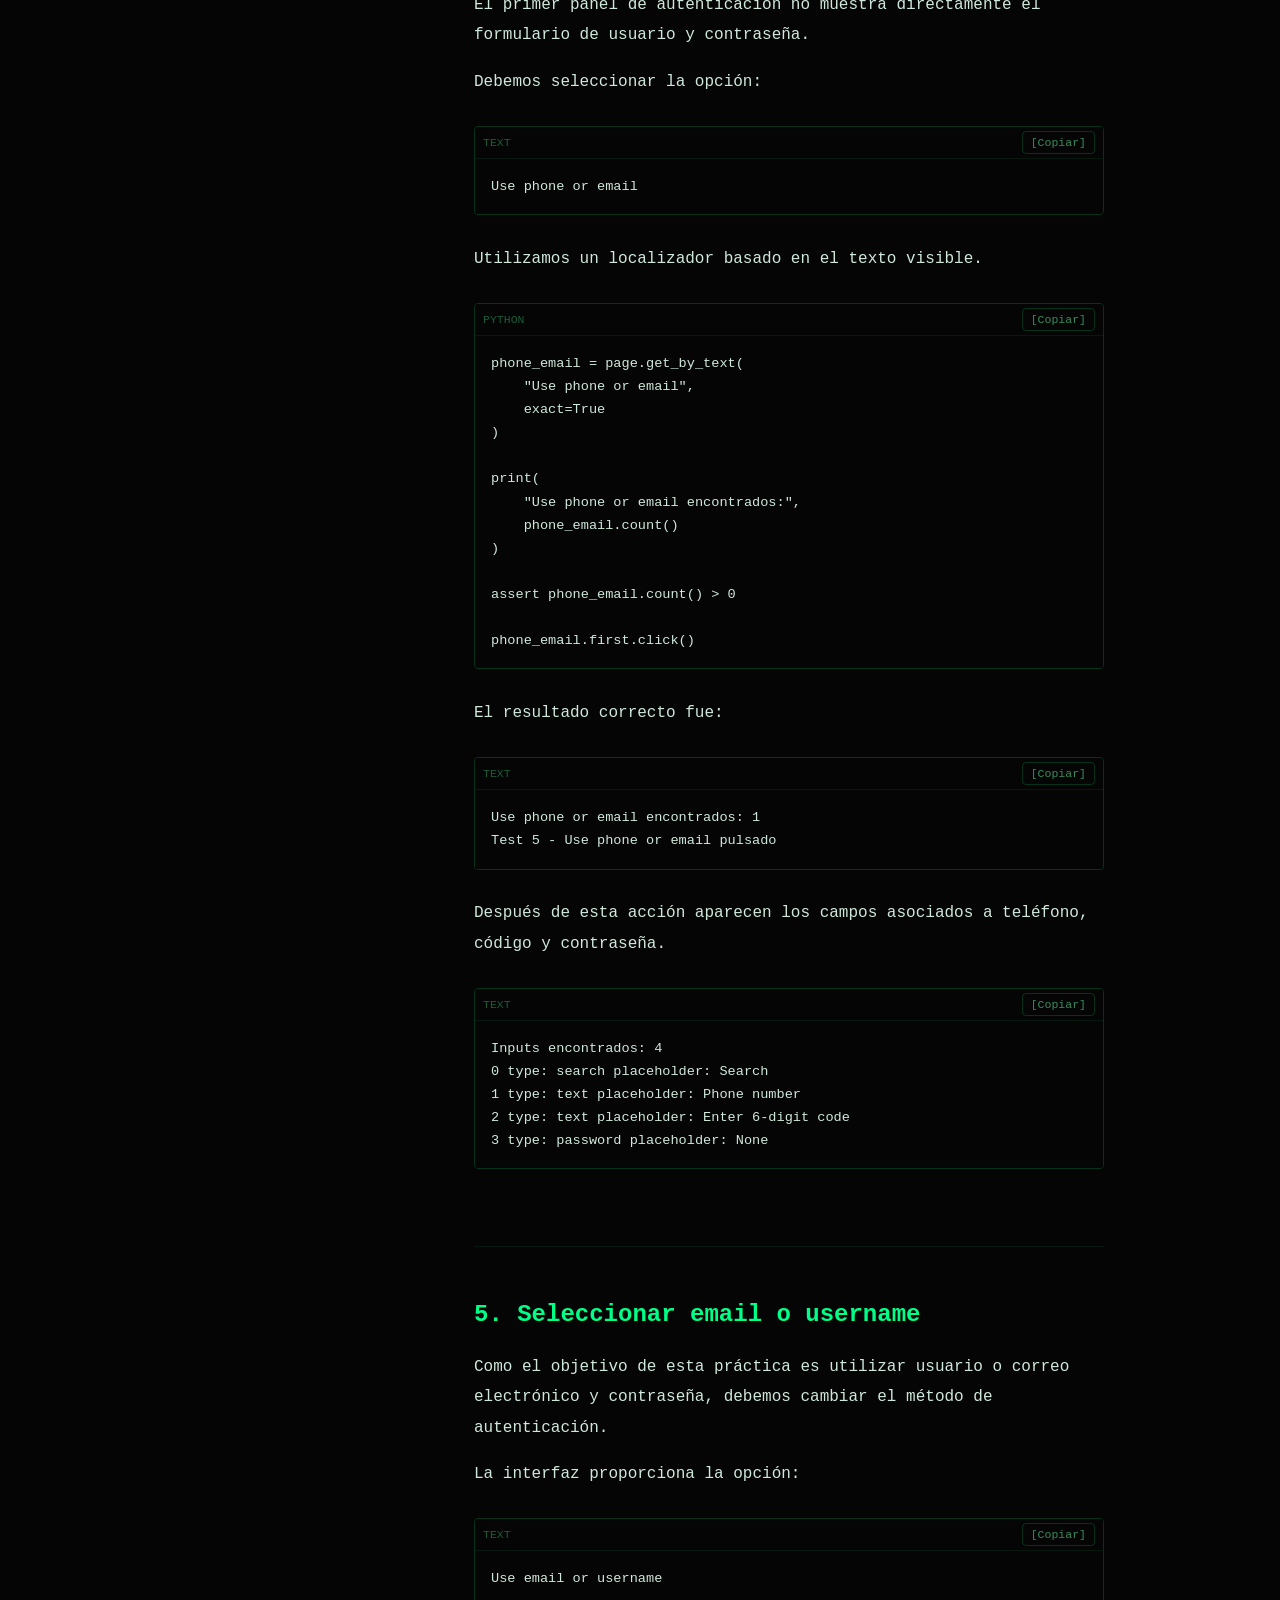
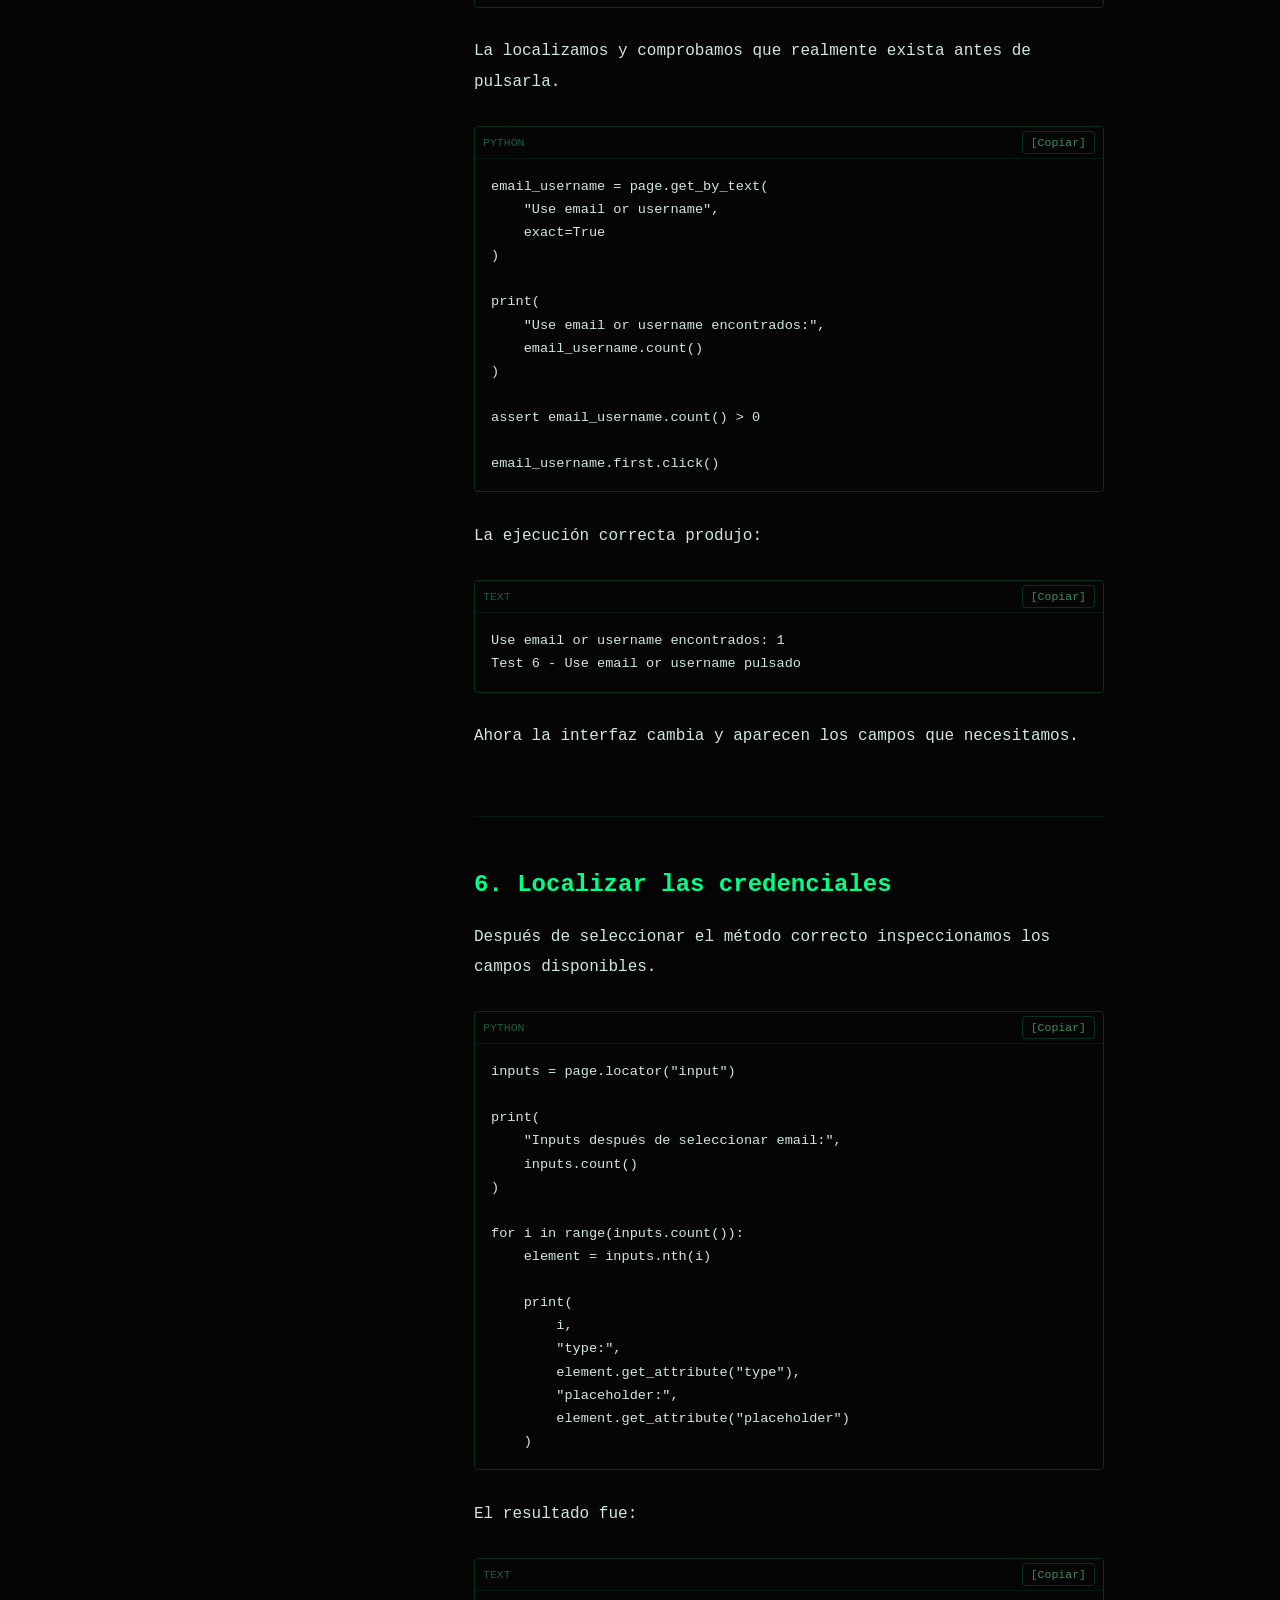
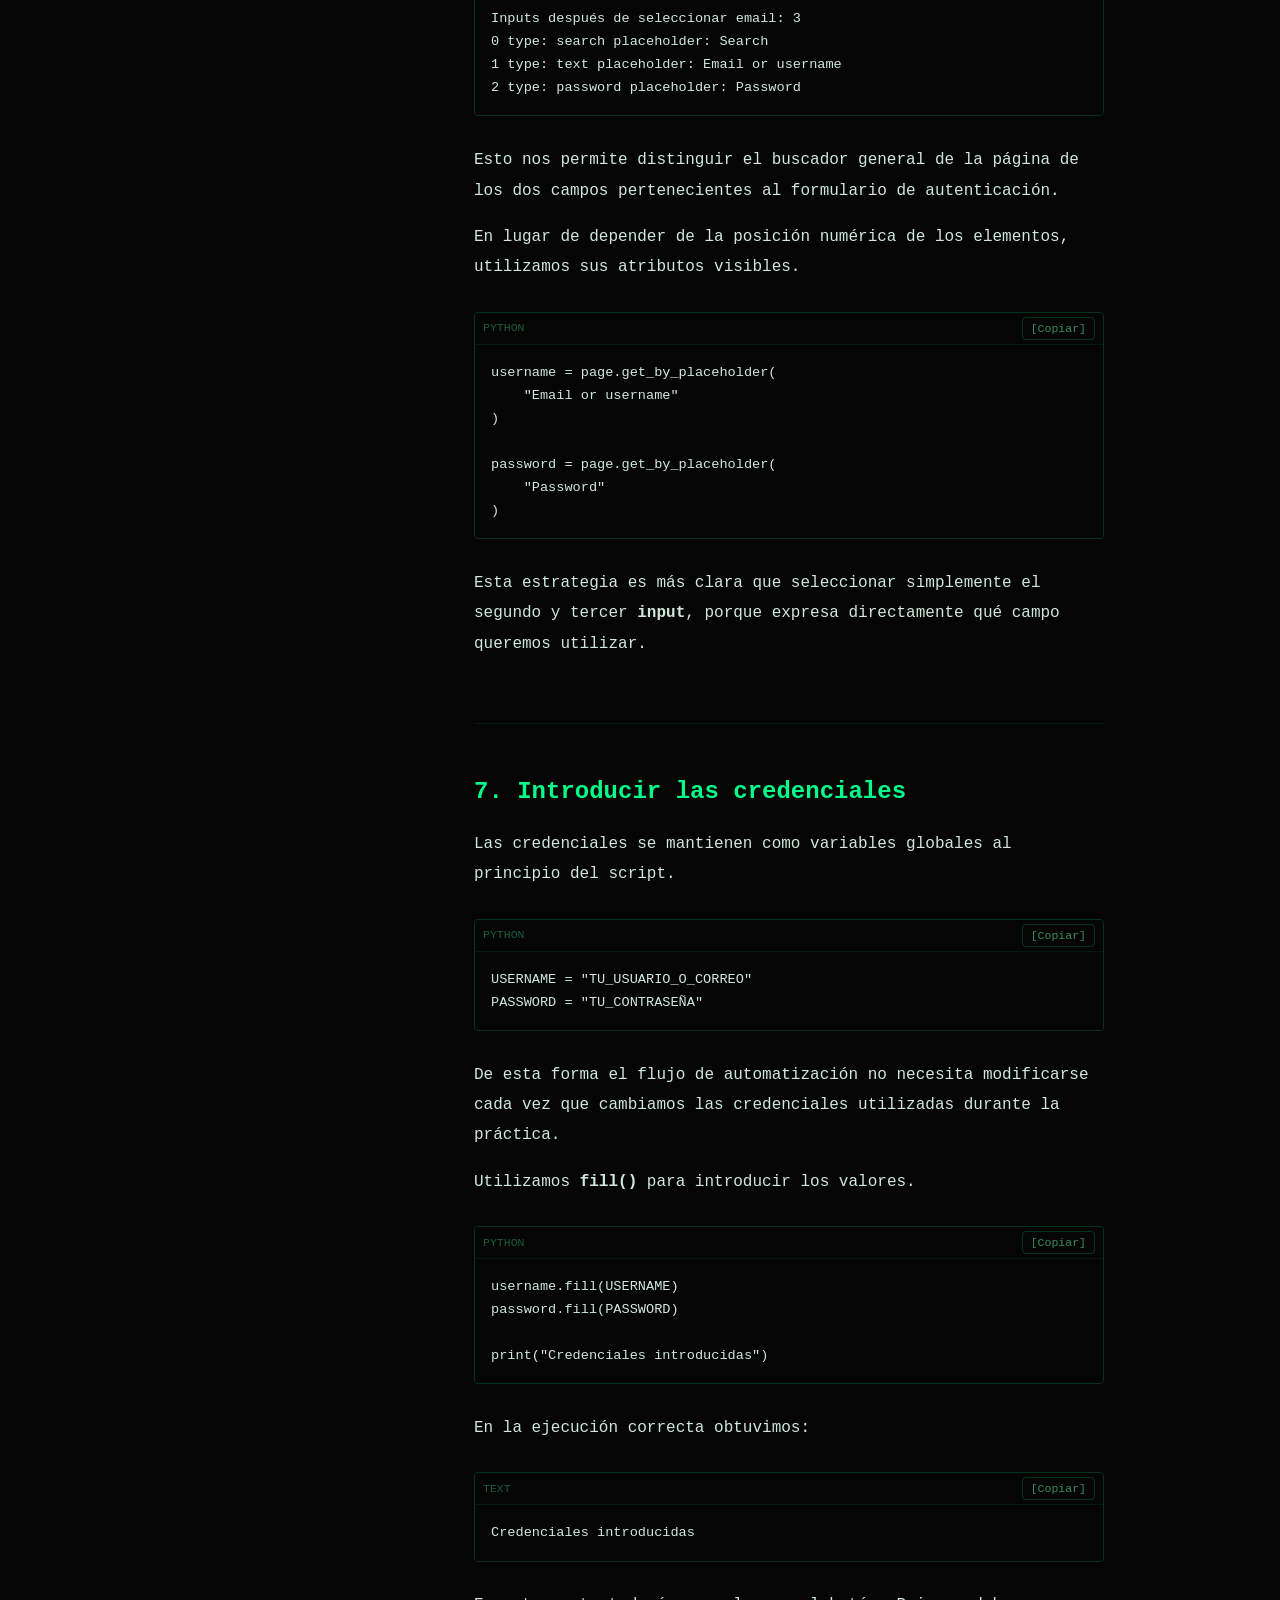
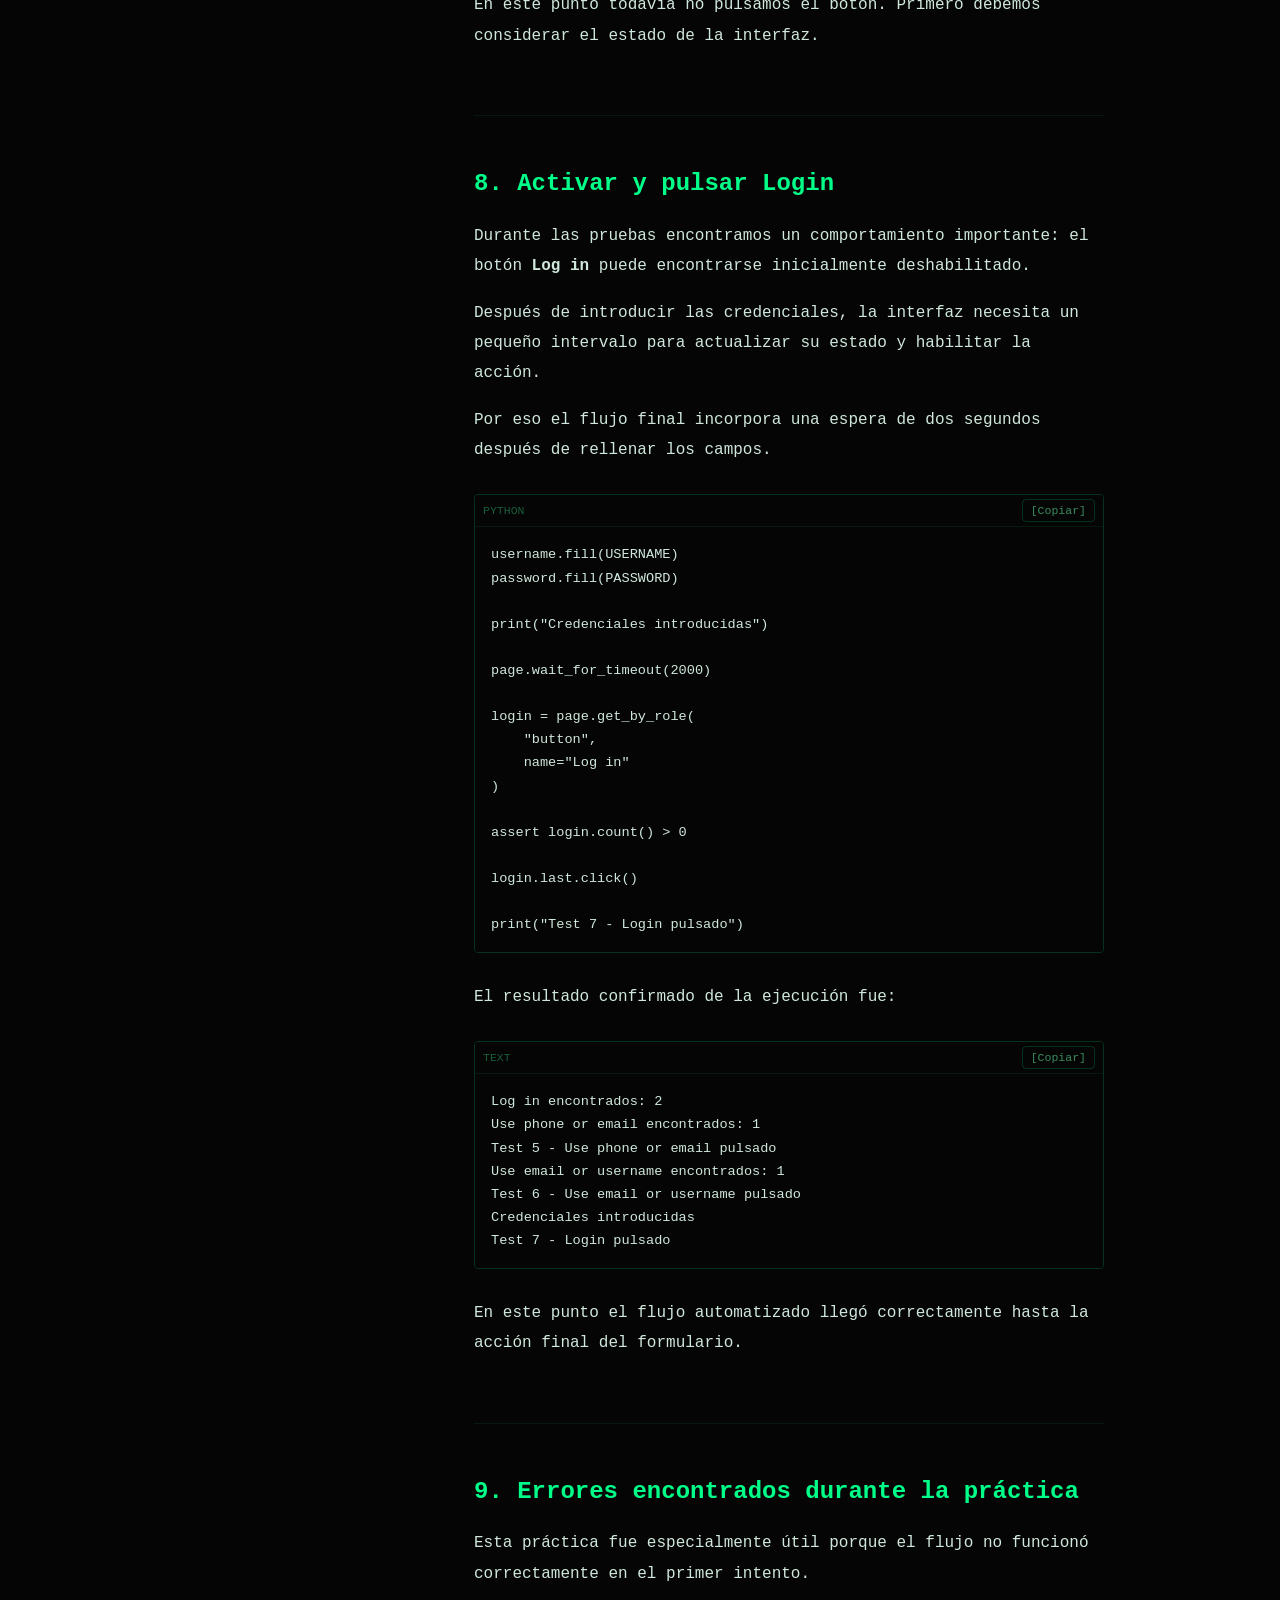
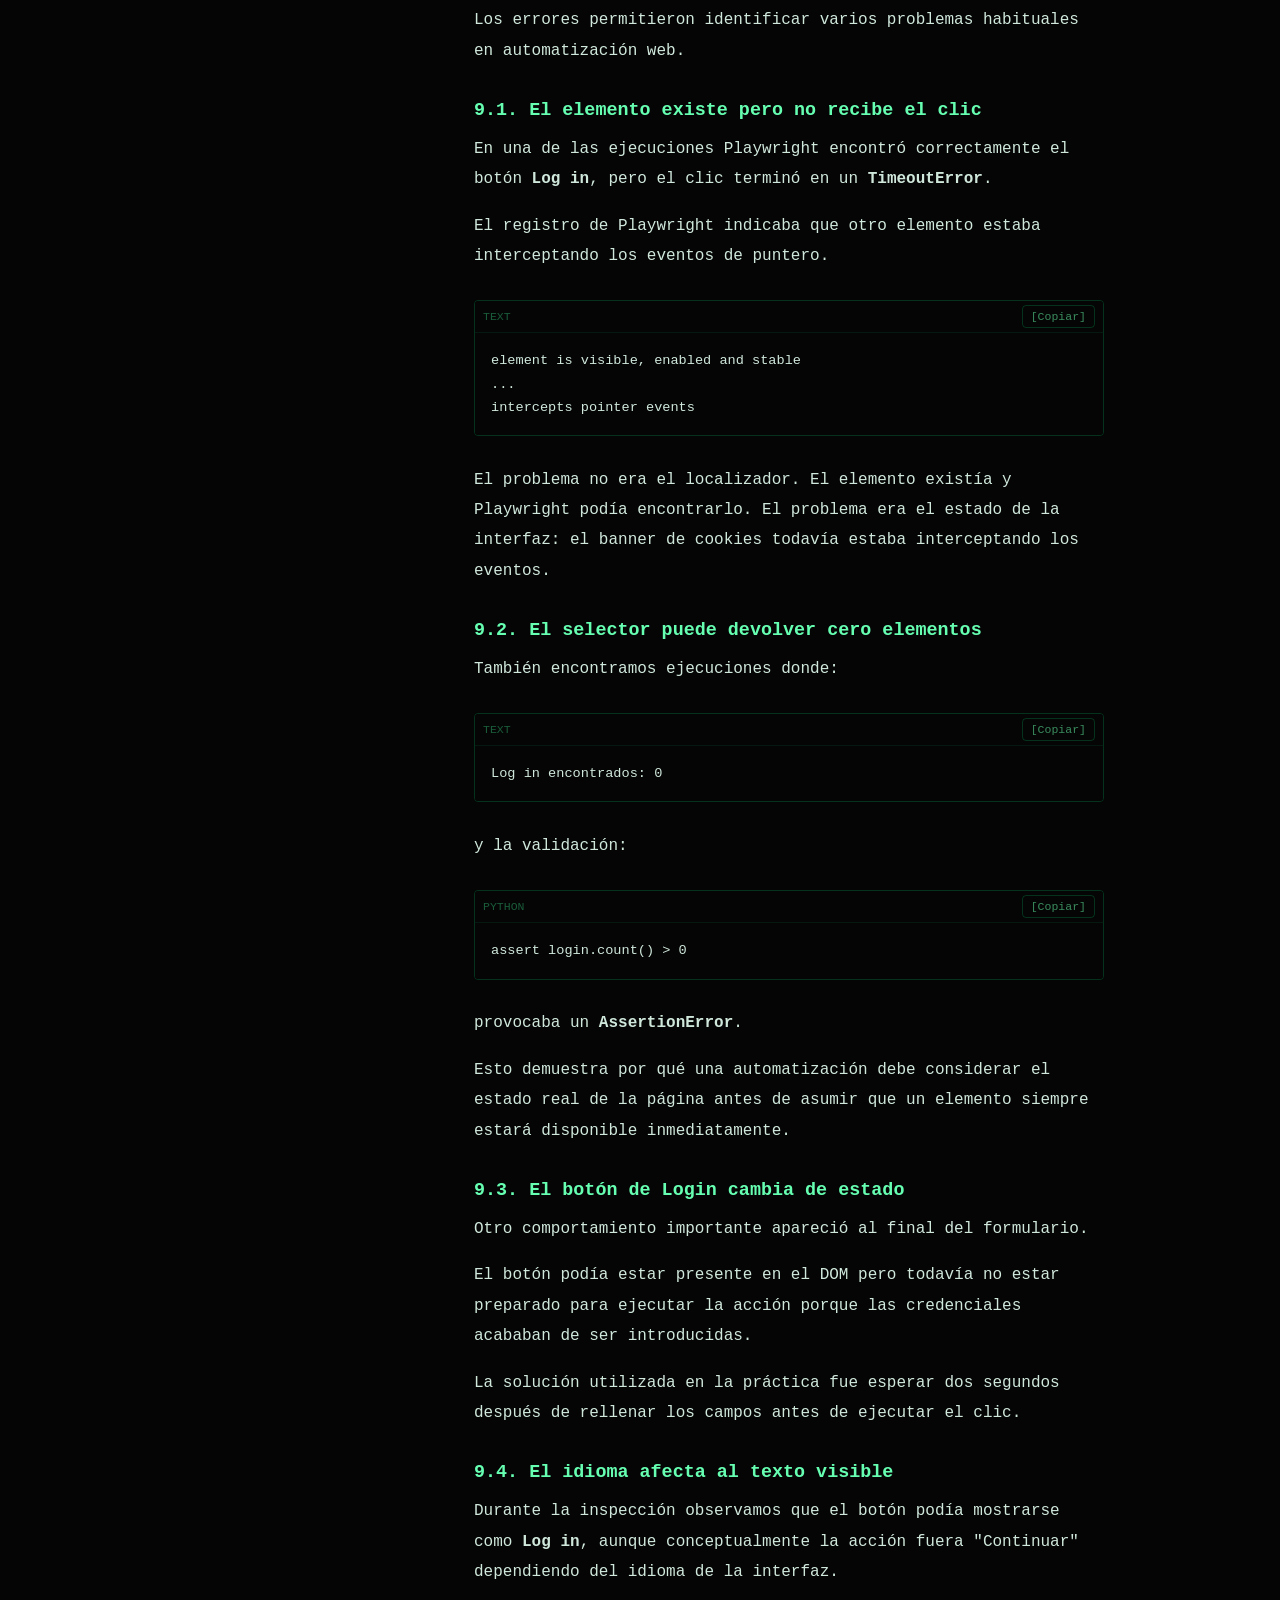
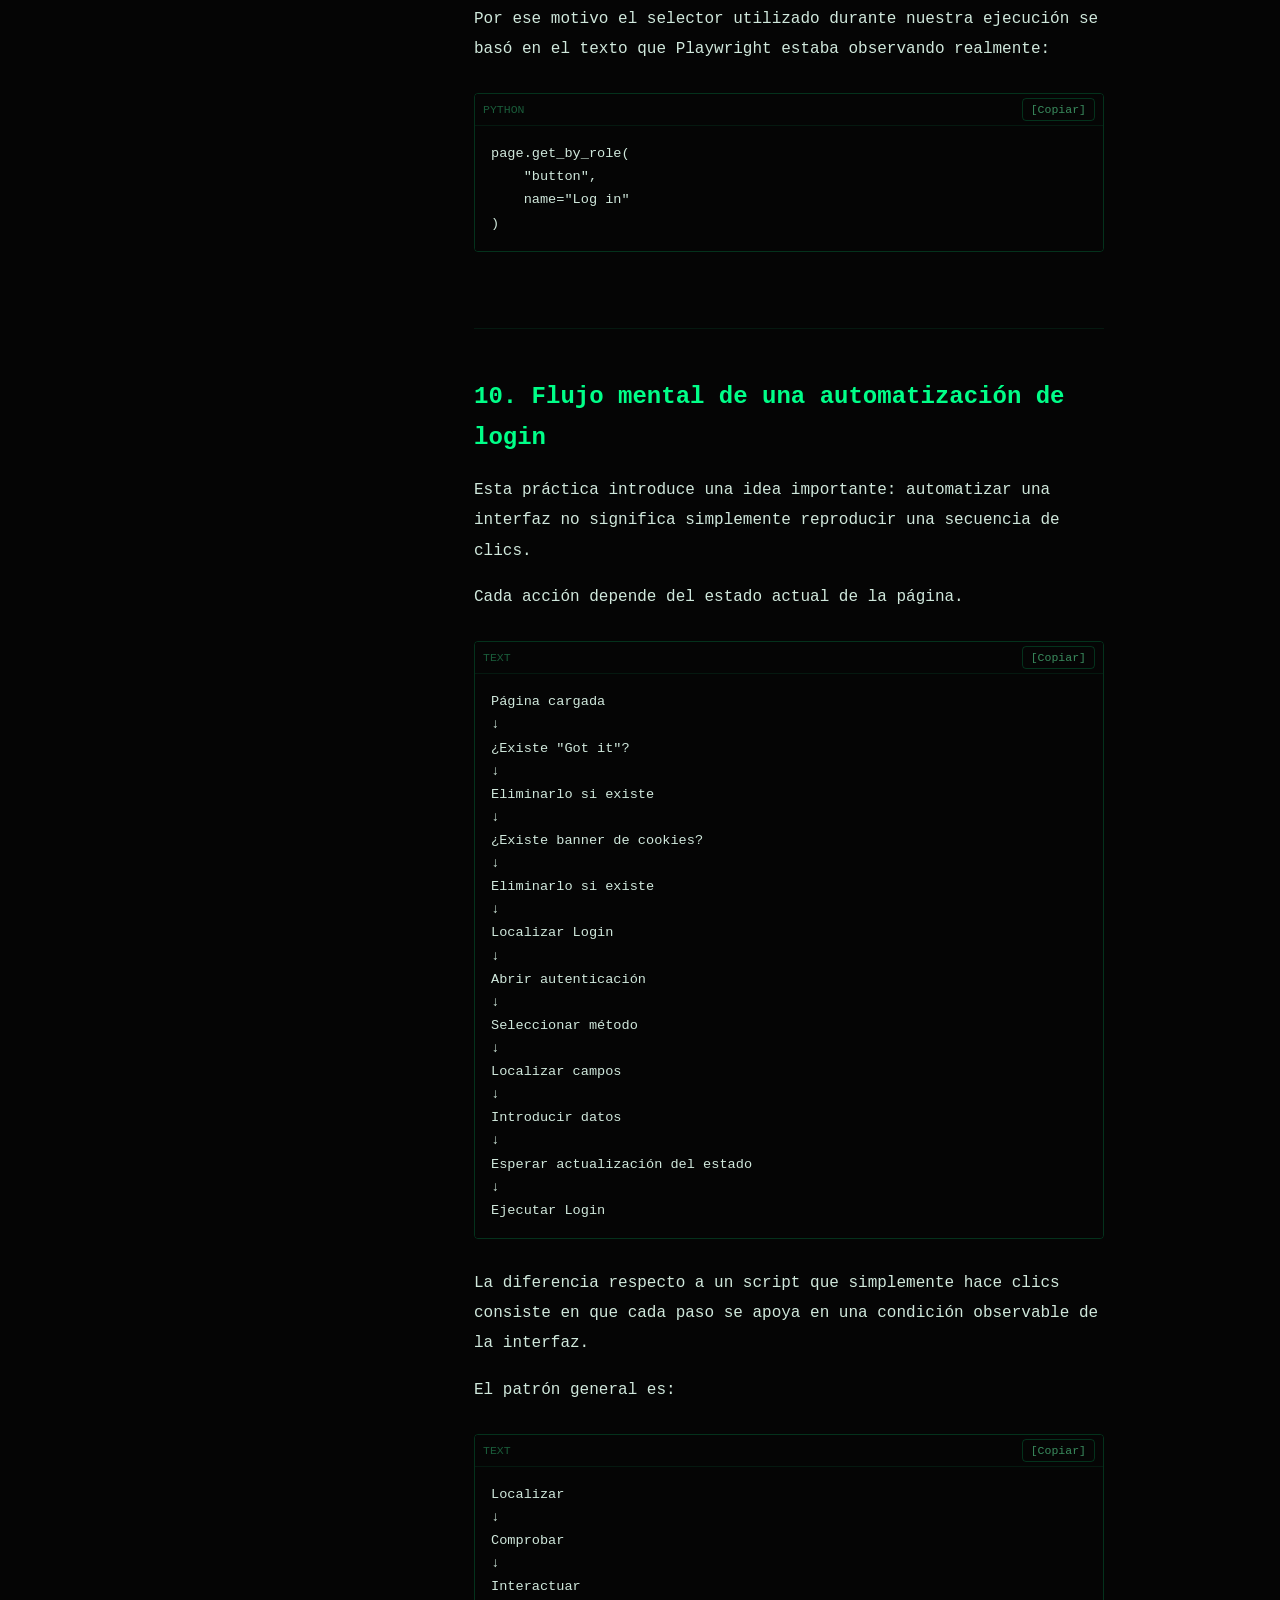
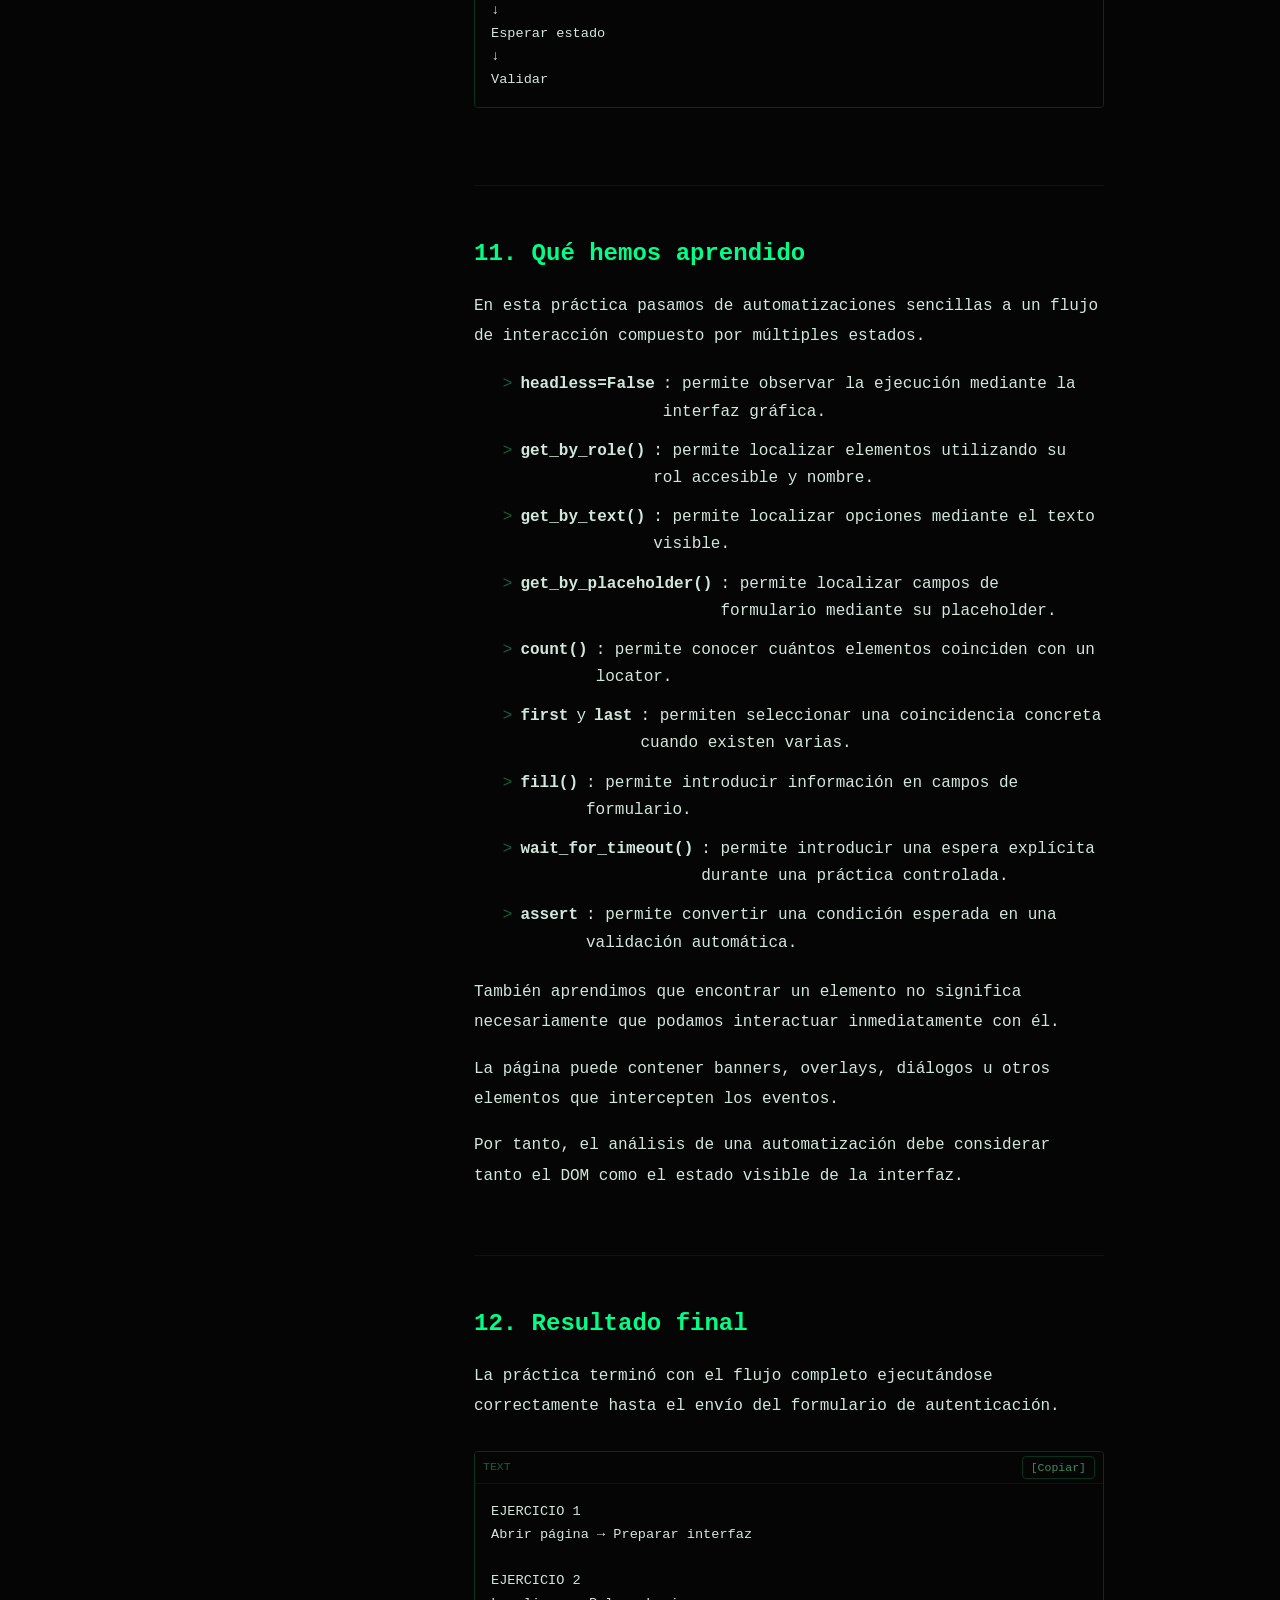
<file: posts/c1-unit3.html>
<!DOCTYPE html>
<html lang="es">
<head>
  <meta charset="UTF-8">
  <meta name="viewport" content="width=device-width, initial-scale=1.0">
  <meta http-equiv="Content-Security-Policy" content="default-src 'self'; script-src 'self' 'unsafe-inline'; style-src 'self' 'unsafe-inline' https://fonts.googleapis.com; font-src 'self' https://fonts.gstatic.com; img-src 'self' data:;">

  <title>Automatización de inicio de sesión con Playwright y Python | Terminal</title>
  <meta name="description" content="Práctica de automatización de inicio de sesión con Playwright y Python utilizando la interfaz gráfica de TikTok.">
  <link rel="canonical" href="https://terminal.dev/tutoriales/playwright-login-python.html">
  <meta name="theme-color" content="#050505">

  <meta property="og:title" content="Automatización de inicio de sesión con Playwright y Python | Terminal">
  <meta property="og:description" content="Práctica de automatización de un flujo de inicio de sesión con Playwright y Python.">
  <meta property="og:type" content="article">
  <meta property="og:url" content="https://terminal.dev/tutoriales/playwright-login-python.html">

  <link rel="preconnect" href="https://fonts.googleapis.com">
  <link rel="preconnect" href="https://fonts.gstatic.com" crossorigin>
  <link href="https://fonts.googleapis.com/css2?family=Press+Start+2P&family=VT323&family=Share+Tech+Mono&display=swap" rel="stylesheet">

  <link rel="stylesheet" href="../assets/css/global.css">
  <link rel="stylesheet" href="../assets/css/layout.css">
  <link rel="stylesheet" href="../assets/css/effects.css">
</head>

<body>

  <!-- ═══ NAVEGACION ═══ -->
  <header class="navbar" role="banner">
    <nav class="nav-container" aria-label="Navegacion principal">

      <a href="../index.html" class="nav-brand">Terminal</a>

      <button
        class="nav-toggle"
        id="nav-toggle-btn"
        aria-label="Abrir menu"
        aria-expanded="false"
        aria-controls="nav-menu"
        type="button"
      >
        [&lt;&gt;]
      </button>

      <ul class="nav-links" id="nav-menu" role="menubar">

        <li role="none">
          <a href="../index.html" role="menuitem">Home</a>
        </li>

        <li role="none" class="dropdown">
          <a href="#" role="menuitem">CURSO A</a>

          <ul class="dropdown-menu">
            <li><a href="c1-unit1.html">Actividad 1</a></li>
            <li><a href="c1-unit2.html">Actividad 2</a></li>
          </ul>
        </li>

      </ul>
    </nav>
  </header>


  <!-- ═══ ASIDE SISTEMA ═══ -->
  <aside
    class="sticky-aside"
    role="complementary"
    aria-label="Información del sistema"
  >

    <div class="sticky-aside-inner">

      <div class="sticky-header">

        <span class="sticky-title">[system]</span>

        <span class="sticky-status">
          <span class="dot-green"></span>
          online
        </span>

      </div>

      <ul class="sticky-list">

        <li>
          <span class="sticky-label">uptime</span>
          <span id="uptime">0d 0h 0m</span>
        </li>

        <li>
          <span class="sticky-label">users</span>
          <span id="users">1</span>
        </li>

        <li>
          <span class="sticky-label">load</span>
          <span id="load">0.00</span>
        </li>

        <li>
          <span class="sticky-label">memory</span>
          <span id="memory">128MB</span>
        </li>

      </ul>

      <div class="sticky-divider"></div>

      <ul class="sticky-list">

        <li>
          <a href="../index.html">↳ home</a>
        </li>

        <li>
          <a href="#seccion-1">↳ índice tutorial</a>
        </li>

      </ul>

    </div>

  </aside>


  <!-- ═══ CONTENIDO PRINCIPAL ═══ -->
  <main class="tutorial-wrapper" role="main">


    <!-- ═══ INDICE ═══ -->
    <aside class="toc-sidebar">

      <nav class="toc-container">

        <h3>Índice</h3>

        <ul class="toc-list">

          <li>
            <a href="#seccion-1">
              1. Qué vamos a practicar
            </a>
          </li>

          <li>
            <a href="#seccion-2">
              2. Preparar la interfaz
            </a>
          </li>

          <li>
            <a href="#seccion-3">
              3. Localizar Login
            </a>
          </li>

          <li>
            <a href="#seccion-4">
              4. Seleccionar teléfono o correo
            </a>
          </li>

          <li>
            <a href="#seccion-5">
              5. Seleccionar email o username
            </a>
          </li>

          <li>
            <a href="#seccion-6">
              6. Localizar las credenciales
            </a>
          </li>

          <li>
            <a href="#seccion-7">
              7. Introducir las credenciales
            </a>
          </li>

          <li>
            <a href="#seccion-8">
              8. Activar y pulsar Login
            </a>
          </li>

          <li>
            <a href="#seccion-9">
              9. Errores encontrados
            </a>
          </li>

          <li>
            <a href="#seccion-10">
              10. Flujo mental
            </a>
          </li>

          <li>
            <a href="#seccion-11">
              11. Qué hemos aprendido
            </a>
          </li>

          <li>
            <a href="#seccion-12">
              12. Resultado final
            </a>
          </li>

        </ul>

      </nav>

    </aside>


    <!-- ═══ ARTICULO ═══ -->
    <article class="tutorial-content">


      <!-- ═══ HEADER ═══ -->
      <header class="tutorial-header">

        <h1
          class="hero-title"
          style="font-size: var(--text-2xl);"
        >
          Automatización de inicio de sesión con Playwright y Python
        </h1>

        <div class="status-bar">

          <span>
            <span class="dot info"></span>
            24/08/2026
          </span>

          <span>
            <span class="tag">Práctica</span>
          </span>

          <span>
            <span class="tag tag-info">
              Nivel: Intermedio
            </span>
          </span>

        </div>

        <p
          style="color: var(--text-muted); font-size: var(--text-lg); margin-top: var(--space-md);"
        >
          Automatización de un flujo real de inicio de sesión con Playwright y Python utilizando una interfaz gráfica. La práctica introduce sincronización, localizadores, elementos superpuestos, formularios y validación de acciones.
        </p>

      </header>


      <!-- ═══════════════════════════════════════════════════ -->
      <!-- SECCION 1 -->
      <!-- ═══════════════════════════════════════════════════ -->

      <section id="seccion-1">

        <h2>1. Qué vamos a practicar</h2>

        <p>
          En las prácticas anteriores utilizamos Playwright para navegar por páginas, localizar elementos, interactuar con formularios y realizar validaciones sencillas.
        </p>

        <p>
          En esta práctica aumentamos la complejidad y construimos un flujo completo de autenticación utilizando la interfaz gráfica del navegador.
        </p>

        <p>
          El objetivo es automatizar el proceso desde que se abre la página hasta que se pulsa el botón de inicio de sesión después de introducir las credenciales.
        </p>

        <p>
          El flujo que construiremos será:
        </p>

        <div class="code-block-wrapper">

          <div class="code-block-header">
            <span class="code-lang">text</span>
            <button class="copy-btn">[Copiar]</button>
          </div>

          <div class="code-block">
            Abrir TikTok
            <br>
            ↓
            <br>
            Cerrar "Got it"
            <br>
            ↓
            <br>
            Rechazar cookies opcionales
            <br>
            ↓
            <br>
            Pulsar "Log in"
            <br>
            ↓
            <br>
            "Use phone or email"
            <br>
            ↓
            <br>
            "Use email or username"
            <br>
            ↓
            <br>
            Localizar credenciales
            <br>
            ↓
            <br>
            Introducir usuario y contraseña
            <br>
            ↓
            <br>
            Esperar activación del botón
            <br>
            ↓
            <br>
            Pulsar "Log in"
          </div>

        </div>

        <p>
          La diferencia respecto a las prácticas anteriores es que ahora varios elementos de la interfaz pueden cambiar de estado durante la ejecución.
        </p>

        <p>
          Por tanto, no basta con localizar un elemento. También tenemos que comprobar que está preparado para recibir una interacción.
        </p>

      </section>


      <!-- ═══════════════════════════════════════════════════ -->
      <!-- SECCION 2 -->
      <!-- ═══════════════════════════════════════════════════ -->

      <section id="seccion-2">

        <h2>2. Preparar la interfaz</h2>

        <p>
          Comenzamos utilizando la API síncrona de Playwright y lanzando Chromium con interfaz gráfica.
        </p>

        <div class="code-block-wrapper">

          <div class="code-block-header">
            <span class="code-lang">python</span>
            <button class="copy-btn">[Copiar]</button>
          </div>

          <div class="code-block">

            <span class="comment">
              # Importamos Playwright.
            </span>
            <br>

            from playwright.sync_api import sync_playwright
            <br>
            <br>

            <span class="comment">
              # Credenciales que se establecerán antes de ejecutar la práctica.
            </span>
            <br>

            USERNAME = "TU_USUARIO_O_CORREO"
            <br>

            PASSWORD = "TU_CONTRASEÑA"
            <br>
            <br>

            <span class="comment">
              # URL de la aplicación.
            </span>
            <br>

            URL = "https://www.tiktok.com"
            <br>
            <br>

            with sync_playwright() as p:
            <br>

            &nbsp;&nbsp;&nbsp;&nbsp;
            browser = p.chromium.launch(headless=False)
            <br>

            &nbsp;&nbsp;&nbsp;&nbsp;
            page = browser.new_page()
            <br>

            &nbsp;&nbsp;&nbsp;&nbsp;
            page.goto(URL)
            <br>

            &nbsp;&nbsp;&nbsp;&nbsp;
            page.wait_for_timeout(3000)

          </div>

        </div>

        <p>
          Utilizamos <strong>headless=False</strong> porque esta práctica está orientada a observar el comportamiento de la interfaz gráfica mientras Playwright ejecuta las acciones.
        </p>

        <p>
          Una vez cargada la página debemos eliminar los elementos que pueden impedir la interacción con el contenido principal.
        </p>

        <p>
          El primero fue el mensaje <strong>Got it</strong>.
        </p>

        <div class="code-block-wrapper">

          <div class="code-block-header">
            <span class="code-lang">python</span>
            <button class="copy-btn">[Copiar]</button>
          </div>

          <div class="code-block">

            got_it = page.get_by_role(
            <br>
            &nbsp;&nbsp;&nbsp;&nbsp;"button",
            <br>
            &nbsp;&nbsp;&nbsp;&nbsp;name="Got it"
            <br>
            )
            <br>
            <br>

            if got_it.count() &gt; 0:
            <br>
            &nbsp;&nbsp;&nbsp;&nbsp;got_it.first.click()

          </div>

        </div>

        <p>
          La condición evita que el script falle cuando ese elemento no aparece.
        </p>

        <p>
          Después hacemos lo mismo con el banner de cookies.
        </p>

        <div class="code-block-wrapper">

          <div class="code-block-header">
            <span class="code-lang">python</span>
            <button class="copy-btn">[Copiar]</button>
          </div>

          <div class="code-block">

            cookies = page.get_by_role(
            <br>
            &nbsp;&nbsp;&nbsp;&nbsp;"button",
            <br>
            &nbsp;&nbsp;&nbsp;&nbsp;name="Decline optional cookies"
            <br>
            )
            <br>
            <br>

            if cookies.count() &gt; 0:
            <br>
            &nbsp;&nbsp;&nbsp;&nbsp;cookies.first.click()

          </div>

        </div>

        <p>
          Esto resultó especialmente importante porque durante las pruebas comprobamos que el banner podía interceptar los eventos de puntero destinados a otros elementos.
        </p>

      </section>


      <!-- ═══════════════════════════════════════════════════ -->
      <!-- SECCION 3 -->
      <!-- ═══════════════════════════════════════════════════ -->

      <section id="seccion-3">

        <h2>3. Localizar Login</h2>

        <p>
          Una vez preparada la interfaz buscamos el botón de inicio de sesión.
        </p>

        <div class="code-block-wrapper">

          <div class="code-block-header">
            <span class="code-lang">python</span>
            <button class="copy-btn">[Copiar]</button>
          </div>

          <div class="code-block">

            login = page.get_by_role(
            <br>
            &nbsp;&nbsp;&nbsp;&nbsp;"button",
            <br>
            &nbsp;&nbsp;&nbsp;&nbsp;name="Log in"
            <br>
            )
            <br>
            <br>

            print(
            <br>
            &nbsp;&nbsp;&nbsp;&nbsp;"Log in encontrados:",
            <br>
            &nbsp;&nbsp;&nbsp;&nbsp;login.count()
            <br>
            )
            <br>
            <br>

            assert login.count() &gt; 0
            <br>
            <br>

            login.first.click()

          </div>

        </div>

        <p>
          Durante las pruebas observamos que podía existir más de un elemento con el mismo nombre.
        </p>

        <p>
          Por eso primero comprobamos el número de coincidencias mediante <strong>count()</strong> y después utilizamos <strong>first</strong> para seleccionar la primera coincidencia.
        </p>

        <p>
          El resultado obtenido durante una ejecución correcta fue:
        </p>

        <div class="code-block-wrapper">

          <div class="code-block-header">
            <span class="code-lang">text</span>
            <button class="copy-btn">[Copiar]</button>
          </div>

          <div class="code-block">

            Log in encontrados: 2

          </div>

        </div>

        <p>
          Después de pulsar el botón esperamos a que aparezca el panel de autenticación.
        </p>

        <div class="code-block-wrapper">

          <div class="code-block-header">
            <span class="code-lang">python</span>
            <button class="copy-btn">[Copiar]</button>
          </div>

          <div class="code-block">

            page.wait_for_timeout(3000)

          </div>

        </div>

      </section>


      <!-- ═══════════════════════════════════════════════════ -->
      <!-- SECCION 4 -->
      <!-- ═══════════════════════════════════════════════════ -->

      <section id="seccion-4">

        <h2>4. Seleccionar teléfono o correo</h2>

        <p>
          El primer panel de autenticación no muestra directamente el formulario de usuario y contraseña.
        </p>

        <p>
          Debemos seleccionar la opción:
        </p>

        <div class="code-block-wrapper">

          <div class="code-block-header">
            <span class="code-lang">text</span>
            <button class="copy-btn">[Copiar]</button>
          </div>

          <div class="code-block">

            Use phone or email

          </div>

        </div>

        <p>
          Utilizamos un localizador basado en el texto visible.
        </p>

        <div class="code-block-wrapper">

          <div class="code-block-header">
            <span class="code-lang">python</span>
            <button class="copy-btn">[Copiar]</button>
          </div>

          <div class="code-block">

            phone_email = page.get_by_text(
            <br>
            &nbsp;&nbsp;&nbsp;&nbsp;"Use phone or email",
            <br>
            &nbsp;&nbsp;&nbsp;&nbsp;exact=True
            <br>
            )
            <br>
            <br>

            print(
            <br>
            &nbsp;&nbsp;&nbsp;&nbsp;"Use phone or email encontrados:",
            <br>
            &nbsp;&nbsp;&nbsp;&nbsp;phone_email.count()
            <br>
            )
            <br>
            <br>

            assert phone_email.count() &gt; 0
            <br>
            <br>

            phone_email.first.click()

          </div>

        </div>

        <p>
          El resultado correcto fue:
        </p>

        <div class="code-block-wrapper">

          <div class="code-block-header">
            <span class="code-lang">text</span>
            <button class="copy-btn">[Copiar]</button>
          </div>

          <div class="code-block">

            Use phone or email encontrados: 1
            <br>
            Test 5 - Use phone or email pulsado

          </div>

        </div>

        <p>
          Después de esta acción aparecen los campos asociados a teléfono, código y contraseña.
        </p>

        <div class="code-block-wrapper">

          <div class="code-block-header">
            <span class="code-lang">text</span>
            <button class="copy-btn">[Copiar]</button>
          </div>

          <div class="code-block">

            Inputs encontrados: 4
            <br>
            0 type: search placeholder: Search
            <br>
            1 type: text placeholder: Phone number
            <br>
            2 type: text placeholder: Enter 6-digit code
            <br>
            3 type: password placeholder: None

          </div>

        </div>

      </section>


      <!-- ═══════════════════════════════════════════════════ -->
      <!-- SECCION 5 -->
      <!-- ═══════════════════════════════════════════════════ -->

      <section id="seccion-5">

        <h2>5. Seleccionar email o username</h2>

        <p>
          Como el objetivo de esta práctica es utilizar usuario o correo electrónico y contraseña, debemos cambiar el método de autenticación.
        </p>

        <p>
          La interfaz proporciona la opción:
        </p>

        <div class="code-block-wrapper">

          <div class="code-block-header">
            <span class="code-lang">text</span>
            <button class="copy-btn">[Copiar]</button>
          </div>

          <div class="code-block">

            Use email or username

          </div>

        </div>

        <p>
          La localizamos y comprobamos que realmente exista antes de pulsarla.
        </p>

        <div class="code-block-wrapper">

          <div class="code-block-header">
            <span class="code-lang">python</span>
            <button class="copy-btn">[Copiar]</button>
          </div>

          <div class="code-block">

            email_username = page.get_by_text(
            <br>
            &nbsp;&nbsp;&nbsp;&nbsp;"Use email or username",
            <br>
            &nbsp;&nbsp;&nbsp;&nbsp;exact=True
            <br>
            )
            <br>
            <br>

            print(
            <br>
            &nbsp;&nbsp;&nbsp;&nbsp;"Use email or username encontrados:",
            <br>
            &nbsp;&nbsp;&nbsp;&nbsp;email_username.count()
            <br>
            )
            <br>
            <br>

            assert email_username.count() &gt; 0
            <br>
            <br>

            email_username.first.click()

          </div>

        </div>

        <p>
          La ejecución correcta produjo:
        </p>

        <div class="code-block-wrapper">

          <div class="code-block-header">
            <span class="code-lang">text</span>
            <button class="copy-btn">[Copiar]</button>
          </div>

          <div class="code-block">

            Use email or username encontrados: 1
            <br>
            Test 6 - Use email or username pulsado

          </div>

        </div>

        <p>
          Ahora la interfaz cambia y aparecen los campos que necesitamos.
        </p>

      </section>


      <!-- ═══════════════════════════════════════════════════ -->
      <!-- SECCION 6 -->
      <!-- ═══════════════════════════════════════════════════ -->

      <section id="seccion-6">

        <h2>6. Localizar las credenciales</h2>

        <p>
          Después de seleccionar el método correcto inspeccionamos los campos disponibles.
        </p>

        <div class="code-block-wrapper">

          <div class="code-block-header">
            <span class="code-lang">python</span>
            <button class="copy-btn">[Copiar]</button>
          </div>

          <div class="code-block">

            inputs = page.locator("input")
            <br>
            <br>

            print(
            <br>
            &nbsp;&nbsp;&nbsp;&nbsp;"Inputs después de seleccionar email:",
            <br>
            &nbsp;&nbsp;&nbsp;&nbsp;inputs.count()
            <br>
            )
            <br>
            <br>

            for i in range(inputs.count()):
            <br>
            &nbsp;&nbsp;&nbsp;&nbsp;element = inputs.nth(i)
            <br>
            <br>
            &nbsp;&nbsp;&nbsp;&nbsp;print(
            <br>
            &nbsp;&nbsp;&nbsp;&nbsp;&nbsp;&nbsp;&nbsp;&nbsp;i,
            <br>
            &nbsp;&nbsp;&nbsp;&nbsp;&nbsp;&nbsp;&nbsp;&nbsp;"type:",
            <br>
            &nbsp;&nbsp;&nbsp;&nbsp;&nbsp;&nbsp;&nbsp;&nbsp;element.get_attribute("type"),
            <br>
            &nbsp;&nbsp;&nbsp;&nbsp;&nbsp;&nbsp;&nbsp;&nbsp;"placeholder:",
            <br>
            &nbsp;&nbsp;&nbsp;&nbsp;&nbsp;&nbsp;&nbsp;&nbsp;element.get_attribute("placeholder")
            <br>
            &nbsp;&nbsp;&nbsp;&nbsp;)

          </div>

        </div>

        <p>
          El resultado fue:
        </p>

        <div class="code-block-wrapper">

          <div class="code-block-header">
            <span class="code-lang">text</span>
            <button class="copy-btn">[Copiar]</button>
          </div>

          <div class="code-block">

            Inputs después de seleccionar email: 3
            <br>
            0 type: search placeholder: Search
            <br>
            1 type: text placeholder: Email or username
            <br>
            2 type: password placeholder: Password

          </div>

        </div>

        <p>
          Esto nos permite distinguir el buscador general de la página de los dos campos pertenecientes al formulario de autenticación.
        </p>

        <p>
          En lugar de depender de la posición numérica de los elementos, utilizamos sus atributos visibles.
        </p>

        <div class="code-block-wrapper">

          <div class="code-block-header">
            <span class="code-lang">python</span>
            <button class="copy-btn">[Copiar]</button>
          </div>

          <div class="code-block">

            username = page.get_by_placeholder(
            <br>
            &nbsp;&nbsp;&nbsp;&nbsp;"Email or username"
            <br>
            )
            <br>
            <br>

            password = page.get_by_placeholder(
            <br>
            &nbsp;&nbsp;&nbsp;&nbsp;"Password"
            <br>
            )

          </div>

        </div>

        <p>
          Esta estrategia es más clara que seleccionar simplemente el segundo y tercer <strong>input</strong>, porque expresa directamente qué campo queremos utilizar.
        </p>

      </section>


      <!-- ═══════════════════════════════════════════════════ -->
      <!-- SECCION 7 -->
      <!-- ═══════════════════════════════════════════════════ -->

      <section id="seccion-7">

        <h2>7. Introducir las credenciales</h2>

        <p>
          Las credenciales se mantienen como variables globales al principio del script.
        </p>

        <div class="code-block-wrapper">

          <div class="code-block-header">
            <span class="code-lang">python</span>
            <button class="copy-btn">[Copiar]</button>
          </div>

          <div class="code-block">

            USERNAME = "TU_USUARIO_O_CORREO"
            <br>
            PASSWORD = "TU_CONTRASEÑA"

          </div>

        </div>

        <p>
          De esta forma el flujo de automatización no necesita modificarse cada vez que cambiamos las credenciales utilizadas durante la práctica.
        </p>

        <p>
          Utilizamos <strong>fill()</strong> para introducir los valores.
        </p>

        <div class="code-block-wrapper">

          <div class="code-block-header">
            <span class="code-lang">python</span>
            <button class="copy-btn">[Copiar]</button>
          </div>

          <div class="code-block">

            username.fill(USERNAME)
            <br>
            password.fill(PASSWORD)
            <br>
            <br>

            print("Credenciales introducidas")

          </div>

        </div>

        <p>
          En la ejecución correcta obtuvimos:
        </p>

        <div class="code-block-wrapper">

          <div class="code-block-header">
            <span class="code-lang">text</span>
            <button class="copy-btn">[Copiar]</button>
          </div>

          <div class="code-block">

            Credenciales introducidas

          </div>

        </div>

        <p>
          En este punto todavía no pulsamos el botón. Primero debemos considerar el estado de la interfaz.
        </p>

      </section>


      <!-- ═══════════════════════════════════════════════════ -->
      <!-- SECCION 8 -->
      <!-- ═══════════════════════════════════════════════════ -->

      <section id="seccion-8">

        <h2>8. Activar y pulsar Login</h2>

        <p>
          Durante las pruebas encontramos un comportamiento importante: el botón <strong>Log in</strong> puede encontrarse inicialmente deshabilitado.
        </p>

        <p>
          Después de introducir las credenciales, la interfaz necesita un pequeño intervalo para actualizar su estado y habilitar la acción.
        </p>

        <p>
          Por eso el flujo final incorpora una espera de dos segundos después de rellenar los campos.
        </p>

        <div class="code-block-wrapper">

          <div class="code-block-header">
            <span class="code-lang">python</span>
            <button class="copy-btn">[Copiar]</button>
          </div>

          <div class="code-block">

            username.fill(USERNAME)
            <br>
            password.fill(PASSWORD)
            <br>
            <br>

            print("Credenciales introducidas")
            <br>
            <br>

            page.wait_for_timeout(2000)
            <br>
            <br>

            login = page.get_by_role(
            <br>
            &nbsp;&nbsp;&nbsp;&nbsp;"button",
            <br>
            &nbsp;&nbsp;&nbsp;&nbsp;name="Log in"
            <br>
            )
            <br>
            <br>

            assert login.count() &gt; 0
            <br>
            <br>

            login.last.click()
            <br>
            <br>

            print("Test 7 - Login pulsado")

          </div>

        </div>

        <p>
          El resultado confirmado de la ejecución fue:
        </p>

        <div class="code-block-wrapper">

          <div class="code-block-header">
            <span class="code-lang">text</span>
            <button class="copy-btn">[Copiar]</button>
          </div>

          <div class="code-block">

            Log in encontrados: 2
            <br>
            Use phone or email encontrados: 1
            <br>
            Test 5 - Use phone or email pulsado
            <br>
            Use email or username encontrados: 1
            <br>
            Test 6 - Use email or username pulsado
            <br>
            Credenciales introducidas
            <br>
            Test 7 - Login pulsado

          </div>

        </div>

        <p>
          En este punto el flujo automatizado llegó correctamente hasta la acción final del formulario.
        </p>

      </section>


      <!-- ═══════════════════════════════════════════════════ -->
      <!-- SECCION 9 -->
      <!-- ═══════════════════════════════════════════════════ -->

      <section id="seccion-9">

        <h2>9. Errores encontrados durante la práctica</h2>

        <p>
          Esta práctica fue especialmente útil porque el flujo no funcionó correctamente en el primer intento.
        </p>

        <p>
          Los errores permitieron identificar varios problemas habituales en automatización web.
        </p>


        <h3>9.1. El elemento existe pero no recibe el clic</h3>

        <p>
          En una de las ejecuciones Playwright encontró correctamente el botón <strong>Log in</strong>, pero el clic terminó en un <strong>TimeoutError</strong>.
        </p>

        <p>
          El registro de Playwright indicaba que otro elemento estaba interceptando los eventos de puntero.
        </p>

        <div class="code-block-wrapper">

          <div class="code-block-header">
            <span class="code-lang">text</span>
            <button class="copy-btn">[Copiar]</button>
          </div>

          <div class="code-block">

            element is visible, enabled and stable
            <br>
            ...
            <br>
            intercepts pointer events

          </div>

        </div>

        <p>
          El problema no era el localizador. El elemento existía y Playwright podía encontrarlo. El problema era el estado de la interfaz: el banner de cookies todavía estaba interceptando los eventos.
        </p>


        <h3>9.2. El selector puede devolver cero elementos</h3>

        <p>
          También encontramos ejecuciones donde:
        </p>

        <div class="code-block-wrapper">

          <div class="code-block-header">
            <span class="code-lang">text</span>
            <button class="copy-btn">[Copiar]</button>
          </div>

          <div class="code-block">

            Log in encontrados: 0

          </div>

        </div>

        <p>
          y la validación:
        </p>

        <div class="code-block-wrapper">

          <div class="code-block-header">
            <span class="code-lang">python</span>
            <button class="copy-btn">[Copiar]</button>
          </div>

          <div class="code-block">

            assert login.count() &gt; 0

          </div>

        </div>

        <p>
          provocaba un <strong>AssertionError</strong>.
        </p>

        <p>
          Esto demuestra por qué una automatización debe considerar el estado real de la página antes de asumir que un elemento siempre estará disponible inmediatamente.
        </p>


        <h3>9.3. El botón de Login cambia de estado</h3>

        <p>
          Otro comportamiento importante apareció al final del formulario.
        </p>

        <p>
          El botón podía estar presente en el DOM pero todavía no estar preparado para ejecutar la acción porque las credenciales acababan de ser introducidas.
        </p>

        <p>
          La solución utilizada en la práctica fue esperar dos segundos después de rellenar los campos antes de ejecutar el clic.
        </p>


        <h3>9.4. El idioma afecta al texto visible</h3>

        <p>
          Durante la inspección observamos que el botón podía mostrarse como <strong>Log in</strong>, aunque conceptualmente la acción fuera "Continuar" dependiendo del idioma de la interfaz.
        </p>

        <p>
          Por ese motivo el selector utilizado durante nuestra ejecución se basó en el texto que Playwright estaba observando realmente:
        </p>

        <div class="code-block-wrapper">

          <div class="code-block-header">
            <span class="code-lang">python</span>
            <button class="copy-btn">[Copiar]</button>
          </div>

          <div class="code-block">

            page.get_by_role(
            <br>
            &nbsp;&nbsp;&nbsp;&nbsp;"button",
            <br>
            &nbsp;&nbsp;&nbsp;&nbsp;name="Log in"
            <br>
            )

          </div>

        </div>

      </section>


      <!-- ═══════════════════════════════════════════════════ -->
      <!-- SECCION 10 -->
      <!-- ═══════════════════════════════════════════════════ -->

      <section id="seccion-10">

        <h2>10. Flujo mental de una automatización de login</h2>

        <p>
          Esta práctica introduce una idea importante: automatizar una interfaz no significa simplemente reproducir una secuencia de clics.
        </p>

        <p>
          Cada acción depende del estado actual de la página.
        </p>

        <div class="code-block-wrapper">

          <div class="code-block-header">
            <span class="code-lang">text</span>
            <button class="copy-btn">[Copiar]</button>
          </div>

          <div class="code-block">

            Página cargada
            <br>
            ↓
            <br>
            ¿Existe "Got it"?
            <br>
            ↓
            <br>
            Eliminarlo si existe
            <br>
            ↓
            <br>
            ¿Existe banner de cookies?
            <br>
            ↓
            <br>
            Eliminarlo si existe
            <br>
            ↓
            <br>
            Localizar Login
            <br>
            ↓
            <br>
            Abrir autenticación
            <br>
            ↓
            <br>
            Seleccionar método
            <br>
            ↓
            <br>
            Localizar campos
            <br>
            ↓
            <br>
            Introducir datos
            <br>
            ↓
            <br>
            Esperar actualización del estado
            <br>
            ↓
            <br>
            Ejecutar Login

          </div>

        </div>

        <p>
          La diferencia respecto a un script que simplemente hace clics consiste en que cada paso se apoya en una condición observable de la interfaz.
        </p>

        <p>
          El patrón general es:
        </p>

        <div class="code-block-wrapper">

          <div class="code-block-header">
            <span class="code-lang">text</span>
            <button class="copy-btn">[Copiar]</button>
          </div>

          <div class="code-block">

            Localizar
            <br>
            ↓
            <br>
            Comprobar
            <br>
            ↓
            <br>
            Interactuar
            <br>
            ↓
            <br>
            Esperar estado
            <br>
            ↓
            <br>
            Validar

          </div>

        </div>

      </section>


      <!-- ═══════════════════════════════════════════════════ -->
      <!-- SECCION 11 -->
      <!-- ═══════════════════════════════════════════════════ -->

      <section id="seccion-11">

        <h2>11. Qué hemos aprendido</h2>

        <p>
          En esta práctica pasamos de automatizaciones sencillas a un flujo de interacción compuesto por múltiples estados.
        </p>

        <ul class="terminal-list">

          <li>
            <strong>headless=False</strong>: permite observar la ejecución mediante la interfaz gráfica.
          </li>

          <li>
            <strong>get_by_role()</strong>: permite localizar elementos utilizando su rol accesible y nombre.
          </li>

          <li>
            <strong>get_by_text()</strong>: permite localizar opciones mediante el texto visible.
          </li>

          <li>
            <strong>get_by_placeholder()</strong>: permite localizar campos de formulario mediante su placeholder.
          </li>

          <li>
            <strong>count()</strong>: permite conocer cuántos elementos coinciden con un locator.
          </li>

          <li>
            <strong>first</strong> y <strong>last</strong>: permiten seleccionar una coincidencia concreta cuando existen varias.
          </li>

          <li>
            <strong>fill()</strong>: permite introducir información en campos de formulario.
          </li>

          <li>
            <strong>wait_for_timeout()</strong>: permite introducir una espera explícita durante una práctica controlada.
          </li>

          <li>
            <strong>assert</strong>: permite convertir una condición esperada en una validación automática.
          </li>

        </ul>

        <p>
          También aprendimos que encontrar un elemento no significa necesariamente que podamos interactuar inmediatamente con él.
        </p>

        <p>
          La página puede contener banners, overlays, diálogos u otros elementos que intercepten los eventos.
        </p>

        <p>
          Por tanto, el análisis de una automatización debe considerar tanto el DOM como el estado visible de la interfaz.
        </p>

      </section>


      <!-- ═══════════════════════════════════════════════════ -->
      <!-- SECCION 12 -->
      <!-- ═══════════════════════════════════════════════════ -->

      <section id="seccion-12">

        <h2>12. Resultado final</h2>

        <p>
          La práctica terminó con el flujo completo ejecutándose correctamente hasta el envío del formulario de autenticación.
        </p>

        <div class="code-block-wrapper">

          <div class="code-block-header">
            <span class="code-lang">text</span>
            <button class="copy-btn">[Copiar]</button>
          </div>

          <div class="code-block">

            EJERCICIO 1
            <br>
            Abrir página → Preparar interfaz
            <br>
            <br>

            EJERCICIO 2
            <br>
            Localizar → Pulsar Login
            <br>
            <br>

            EJERCICIO 3
            <br>
            Seleccionar "Use phone or email"
            <br>
            <br>

            EJERCICIO 4
            <br>
            Seleccionar "Use email or username"
            <br>
            <br>

            EJERCICIO 5
            <br>
            Localizar Email or username + Password
            <br>
            <br>

            EJERCICIO 6
            <br>
            Introducir credenciales
            <br>
            <br>

            EJERCICIO 7
            <br>
            Esperar → Pulsar Login

          </div>

        </div>

        <p>
          El resultado final confirmado fue:
        </p>

        <div class="code-block-wrapper">

          <div class="code-block-header">
            <span class="code-lang">text</span>
            <button class="copy-btn">[Copiar]</button>
          </div>

          <div class="code-block">

            Log in encontrados: 2
            <br>
            Use phone or email encontrados: 1
            <br>
            Test 5 - Use phone or email pulsado
            <br>
            Use email or username encontrados: 1
            <br>
            Test 6 - Use email or username pulsado
            <br>
            Credenciales introducidas
            <br>
            Test 7 - Login pulsado

          </div>

        </div>

        <p>
          Con esta práctica ya no estamos trabajando únicamente con elementos aislados. Hemos construido un flujo de automatización dependiente del estado de una interfaz gráfica y hemos aprendido a diagnosticar por qué un elemento puede existir, pero no estar disponible para interacción.
        </p>

        <p>
          El siguiente nivel consiste en sustituir las esperas arbitrarias por mecanismos de sincronización basados en estados reales de los elementos y comenzar a estructurar estas automatizaciones como pruebas E2E mantenibles.
        </p>

      </section>


      <!-- ═══════════════════════════════════════════════════ -->
      <!-- FOOTER TUTORIAL -->
      <!-- ═══════════════════════════════════════════════════ -->

      <footer class="tutorial-footer">

        <p>
          Publicado el 24 de agosto de 2026
        </p>

        <p>
          <a
            href="../index.html"
            style="color: var(--text-muted); text-decoration: underline;"
          >
            ← Volver al inicio
          </a>
        </p>

      </footer>

    </article>

  </main>


  <!-- ═══ FOOTER ═══ -->
  <footer class="footer" role="contentinfo">

    <p class="footer-brand">
      Terminal
    </p>

    <p class="footer-copy">
      2026 Terminal — Recursos ASIR
    </p>

  </footer>


  <script nonce="terminal2026" src="../assets/js/utils.js"></script>
  <script nonce="terminal2026" src="../assets/js/animations.js"></script>

</body>
</html>
</file>
<file: assets/css/global.css>
/* ═══════════════════════════════════════════════
   BLOQUE 1: CONFIGURACION CENTRAL (Variables CSS)
   ═══════════════════════════════════════════════ */
:root {
  /* ─── Colores Base ─── */
  --bg-primary: #050505;
  --bg-secondary: #0d0d0d;
  --bg-surface: #111111;
  --text-primary: #00ff88;
  --text-secondary: #66ffb2;
  --text-muted: #3a8c5e;
  --text-dim: #1a5c3a;
  --text-body: #d0e8dc;
  --border-primary: rgba(0, 255, 136, 0.18);
  --border-secondary: rgba(0, 255, 136, 0.08);
  --border-hover: rgba(0, 255, 136, 0.50);

  /* ─── Colores de Acento ─── */
  --accent-primary: #00ff88;
  --accent-bright: #7fffb0;
  --accent-alert: #ffb020;
  --accent-info: #20c0ff;
  --accent-alert-bg: rgba(255, 176, 32, 0.08);
  --accent-info-bg: rgba(32, 192, 255, 0.08);

  /* ─── Tipografias ─── */
  --font-title: 'Press Start 2P', monospace;
  --font-terminal: 'VT323', monospace;
  --font-mono: 'Share Tech Mono', 'Consolas', 'Courier New', monospace;

  /* ─── Tamanos ─── */
  --text-xs: 0.72rem;
  --text-sm: 0.85rem;
  --text-base: 1rem;
  --text-lg: 1.15rem;
  --text-xl: 1.5rem;
  --text-2xl: 2rem;
  --text-3xl: 2.8rem;

  /* ─── Espaciado ─── */
  --space-xs: 0.25rem;
  --space-sm: 0.5rem;
  --space-md: 1rem;
  --space-lg: 1.8rem;
  --space-xl: 3rem;
  --space-2xl: 5rem;

  /* ─── Layout ─── */
  --max-width: 960px;
  --nav-height: 56px;
  --border-radius: 4px;
  --border-width: 1px;

  /* ─── Efectos ─── */
  --transition-fast: 150ms ease;
  --transition-base: 250ms ease;
  --transition-smooth: 400ms cubic-bezier(0.34, 1.56, 0.64, 1);
  --glow-soft: 0 0 12px rgba(0, 255, 136, 0.08);
  --glow-medium: 0 0 20px rgba(0, 255, 136, 0.15);
  --glow-strong: 0 0 30px rgba(0, 255, 136, 0.25);

  /* ─── Z-index ─── */
  --z-scanline: 9999;
  --z-cookie-banner: 500;
  --z-skip-link: 200;
  --z-navbar: 100;
}

/* ═══════════════════════════════════════════════
   BLOQUE 2: RESET Y ESTILOS BASE
   ═══════════════════════════════════════════════ */
*, *::before, *::after {
  margin: 0;
  padding: 0;
  box-sizing: border-box;
}

html {
  scroll-behavior: smooth;
  scrollbar-width: thin;
  scrollbar-color: var(--text-dim) var(--bg-secondary);
}

body {
  font-family: var(--font-mono);
  font-size: var(--text-base);
  line-height: 1.7;
  color: var(--text-body);
  background-color: var(--bg-primary);
  cursor: text;
  min-height: 100vh;
  -webkit-font-smoothing: antialiased;
  -moz-osx-font-smoothing: grayscale;
}

body::before {
  content: '';
  position: fixed;
  inset: 0;
  pointer-events: none;
  z-index: var(--z-scanline);
  background: repeating-linear-gradient(
    to bottom,
    transparent,
    transparent 2px,
    rgba(0, 255, 136, 0.012) 2px,
    rgba(0, 255, 136, 0.012) 4px
  );
}

::selection {
  background-color: rgba(0, 255, 136, 0.25);
  color: var(--accent-bright);
}

::-webkit-scrollbar { width: 6px; }
::-webkit-scrollbar-track { background: var(--bg-secondary); }
::-webkit-scrollbar-thumb { background: var(--text-dim); border-radius: 3px; }
::-webkit-scrollbar-thumb:hover { background: var(--text-muted); }

/* ═══════════════════════════════════════════════
   BLOQUE 3: SKIP LINK + COOKIE BANNER + USER INFO
   ═══════════════════════════════════════════════ */
.skip-link {
  position: absolute;
  top: -100%;
  left: var(--space-md);
  z-index: var(--z-skip-link);
  font-family: var(--font-mono);
  font-size: var(--text-sm);
  color: var(--bg-primary);
  background-color: var(--text-primary);
  padding: var(--space-sm) var(--space-md);
  border-radius: var(--border-radius);
  text-decoration: none;
  transition: top var(--transition-fast);
}

.skip-link:focus {
  top: var(--space-sm);
  outline: 2px solid var(--accent-bright);
  outline-offset: 2px;
}

.cookie-banner {
  position: fixed;
  bottom: 0;
  left: 0;
  right: 0;
  z-index: var(--z-cookie-banner);
  background-color: rgba(5, 5, 5, 0.97);
  backdrop-filter: blur(12px);
  border-top: var(--border-width) solid var(--border-hover);
  padding: var(--space-lg) var(--space-md);
  font-family: var(--font-mono);
  font-size: var(--text-sm);
  color: var(--text-body);
  transform: translateY(0);
  transition: transform var(--transition-smooth), opacity var(--transition-smooth);
}

.cookie-banner.hidden {
  transform: translateY(100%);
  opacity: 0;
  pointer-events: none;
}

.cookie-banner-container {
  max-width: var(--max-width);
  margin: 0 auto;
  display: flex;
  flex-wrap: wrap;
  align-items: center;
  justify-content: space-between;
  gap: var(--space-md);
}

.cookie-banner-text {
  flex: 1 1 300px;
  color: var(--text-muted);
  line-height: 1.7;
}

.cookie-banner-text strong {
  color: var(--text-primary);
  font-weight: normal;
}

.cookie-banner-text a {
  color: var(--accent-info);
  text-decoration: underline;
  text-underline-offset: 2px;
  transition: color var(--transition-fast);
}

.cookie-banner-text a:hover {
  color: var(--accent-bright);
}

.cookie-banner-actions {
  display: flex;
  gap: var(--space-sm);
  flex-wrap: wrap;
}

.cookie-btn {
  font-family: var(--font-mono);
  font-size: var(--text-xs);
  padding: var(--space-sm) var(--space-md);
  border-radius: var(--border-radius);
  border: var(--border-width) solid var(--border-primary);
  background-color: transparent;
  color: var(--text-muted);
  cursor: pointer;
  transition: all var(--transition-fast);
  white-space: nowrap;
}

.cookie-btn:hover {
  border-color: var(--border-hover);
  color: var(--accent-bright);
}

.cookie-btn-primary {
  background-color: var(--text-primary);
  color: var(--bg-primary);
  border-color: var(--text-primary);
  font-weight: bold;
}

.cookie-btn-primary:hover {
  background-color: var(--accent-bright);
  border-color: var(--accent-bright);
  color: var(--bg-primary);
}

.cookie-btn-danger {
  border-color: rgba(255, 60, 60, 0.3);
  color: #ff6b6b;
}

.cookie-btn-danger:hover {
  border-color: rgba(255, 60, 60, 0.6);
  background-color: rgba(255, 60, 60, 0.08);
  color: #ff8888;
}

.user-info-panel {
  border: var(--border-width) solid var(--border-primary);
  border-radius: var(--border-radius);
  background-color: var(--bg-surface);
  padding: var(--space-lg);
  margin: var(--space-md) 0;
  transition: border-color var(--transition-base), box-shadow var(--transition-base);
}

.user-info-panel:hover {
  border-color: var(--border-hover);
  box-shadow: var(--glow-soft);
}

.user-info-panel h3 {
  font-family: var(--font-title);
  font-size: var(--text-xs);
  color: var(--text-primary);
  margin-bottom: var(--space-md);
}

.user-info-panel h3::before {
  content: '$ ';
  color: var(--text-dim);
}

.user-info-grid {
  display: grid;
  grid-template-columns: repeat(auto-fit, minmax(240px, 1fr));
  gap: var(--space-sm);
}

.user-info-item {
  display: flex;
  justify-content: space-between;
  align-items: baseline;
  padding: var(--space-xs) 0;
  border-bottom: var(--border-width) solid var(--border-secondary);
}

.user-info-label {
  color: var(--text-dim);
  font-size: var(--text-xs);
}

.user-info-value {
  color: var(--text-muted);
  font-size: var(--text-sm);
  text-align: right;
  word-break: break-word;
}

.user-info-value.highlight {
  color: var(--accent-info);
}

.user-info-status {
  margin-top: var(--space-md);
  padding-top: var(--space-md);
  border-top: var(--border-width) solid var(--border-primary);
  font-size: var(--text-xs);
  color: var(--text-dim);
}

.user-info-status.consent-granted {
  color: var(--text-primary);
}

.user-info-status.consent-denied {
  color: #ff6b6b;
}

/* ═══════════════════════════════════════════════
   BLOQUE 4: NAVEGACION
   ═══════════════════════════════════════════════ */
.navbar {
  position: sticky;
  top: 0;
  z-index: var(--z-navbar);
  width: 100%;
  height: var(--nav-height);
  background-color: rgba(5, 5, 5, 0.92);
  backdrop-filter: blur(8px);
  border-bottom: var(--border-width) solid var(--border-secondary);
}

.nav-container {
  max-width: var(--max-width);
  margin: 0 auto;
  height: 100%;
  padding: 0 var(--space-md);
  display: flex;
  justify-content: space-between;
  align-items: center;
}

.nav-brand {
  font-family: var(--font-title);
  font-size: var(--text-xs);
  color: var(--text-primary);
  text-decoration: none;
  transition: color var(--transition-fast), text-shadow var(--transition-fast);
  letter-spacing: 2px;
}

.nav-brand:hover {
  color: var(--accent-bright);
  text-shadow: 0 0 10px rgba(0, 255, 136, 0.2);
}

.nav-toggle {
  display: none;
  background: transparent;
  border: none;
  color: var(--text-primary);
  font-family: var(--font-mono);
  font-size: var(--text-base);
  cursor: pointer;
  transition: color var(--transition-fast);
}

.nav-toggle:hover {
  color: var(--accent-bright);
}

.nav-links {
  display: flex;
  list-style: none;
  gap: var(--space-lg);
  margin: 0;
  padding: 0;
}

.nav-links a {
  font-family: var(--font-mono);
  font-size: var(--text-sm);
  color: var(--text-muted);
  text-decoration: none;
  padding: var(--space-xs) var(--space-sm);
  transition: color var(--transition-fast);
}

.nav-links a:hover {
  color: var(--accent-bright);
}

/* ═══════════════════════════════════════════════
   BLOQUE 5: HERO SECTION
   ═══════════════════════════════════════════════ */
.hero {
  max-width: 100%;
  margin: 0 auto;
  padding: var(--space-2xl) var(--space-md) var(--space-xl);
  text-align: center;
}

.hero-title {
  font-family: var(--font-title);
  font-size: var(--text-3xl);
  color: var(--text-primary);
  margin-bottom: var(--space-md);
  letter-spacing: 2px;
}

.hero-subtitle {
  font-family: var(--font-terminal);
  font-size: var(--text-xl);
  color: var(--text-secondary);
  margin-bottom: var(--space-md);
  letter-spacing: 1px;
}

.hero-description {
  font-size: var(--text-base);
  color: var(--text-muted);
  max-width: 600px;
  margin: 0 auto var(--space-xl);
  line-height: 1.8;
}

.hero-reserved {
  margin-top: var(--space-xl);
  min-height: 120px;
  border: var(--border-width) dashed var(--border-secondary);
  border-radius: var(--border-radius);
  display: flex;
  align-items: center;
  justify-content: center;
}

.hero-reserved-placeholder {
  font-family: var(--font-mono);
  font-size: var(--text-sm);
  color: var(--text-dim);
  text-align: center;
  padding: var(--space-md);
}

/* ═══════════════════════════════════════════════
   BLOQUE 6: CONTENIDO PRINCIPAL
   ═══════════════════════════════════════════════ */
.content-section {
  max-width: var(--max-width);
  margin: 0 auto;
  padding: var(--space-xl) var(--space-md);
}

.section-divider {
  border: none;
  border-top: var(--border-width) solid var(--border-secondary);
  margin: var(--space-2xl) 0;
}

details {
  border: var(--border-width) solid var(--border-primary);
  border-radius: var(--border-radius);
  background-color: var(--bg-surface);
  margin: var(--space-lg) 0;
  padding: 0;
  transition: border-color var(--transition-base), box-shadow var(--transition-base);
}

details:hover {
  border-color: var(--border-hover);
  box-shadow: var(--glow-soft);
}

details[open] {
  border-color: rgba(0, 255, 136, 0.30);
  box-shadow: var(--glow-medium);
}

summary {
  font-family: var(--font-terminal);
  font-size: var(--text-xl);
  color: var(--text-primary);
  padding: var(--space-md) var(--space-lg);
  cursor: pointer;
  list-style: none;
  display: flex;
  align-items: center;
  gap: var(--space-sm);
  transition: background-color var(--transition-fast);
  letter-spacing: 1px;
}

summary::-webkit-details-marker { display: none; }

summary:hover { background-color: rgba(0, 255, 136, 0.04); }

summary::before {
  content: '[+]';
  font-family: var(--font-mono);
  font-size: var(--text-sm);
  color: var(--text-muted);
  flex-shrink: 0;
  transition: color var(--transition-fast);
}

details[open] summary::before {
  content: '[-]';
  color: var(--text-primary);
}

details > div {
  padding: var(--space-lg);
  border-top: var(--border-width) solid var(--border-secondary);
}

/* ═══════════════════════════════════════════════
   BLOQUE 7: COMPONENTES
   ═══════════════════════════════════════════════ */
.prompt {
  font-family: var(--font-mono);
  color: var(--text-muted);
}

.prompt::before {
  content: 'user@terminal:~$ ';
  color: var(--text-dim);
}

.code-block {
  background-color: var(--bg-primary);
  border: var(--border-width) solid var(--border-primary);
  border-radius: var(--border-radius);
  padding: var(--space-md);
  margin: var(--space-md) 0;
  font-family: var(--font-mono);
  font-size: var(--text-sm);
  color: var(--text-body);
  overflow-x: auto;
  transition: border-color var(--transition-fast), box-shadow var(--transition-fast);
}

.code-block:hover {
  border-color: var(--border-hover);
  box-shadow: var(--glow-soft);
}

.code-block .comment { color: var(--text-dim); }
.code-block .keyword { color: var(--text-primary); }
.code-block .string { color: var(--accent-info); }
.code-block .function { color: var(--accent-alert); }

.terminal-list {
  list-style: none;
  padding: 0;
}

.terminal-list li {
  padding: var(--space-xs) 0;
  display: flex;
  align-items: baseline;
  gap: var(--space-sm);
  transition: color var(--transition-fast);
}

.terminal-list li::before {
  content: '>';
  color: var(--text-dim);
  flex-shrink: 0;
  transition: color var(--transition-fast);
}

.terminal-list li:hover::before {
  color: var(--text-primary);
}

.terminal-list li:hover {
  color: var(--accent-bright);
}

.tag {
  display: inline-block;
  font-family: var(--font-mono);
  font-size: var(--text-xs);
  padding: var(--space-xs) var(--space-sm);
  border-radius: var(--border-radius);
  border: var(--border-width) solid var(--border-primary);
  color: var(--text-muted);
  background-color: var(--bg-primary);
  margin: var(--space-xs) var(--space-xs) var(--space-xs) 0;
  transition: all var(--transition-fast);
}

.tag:hover {
  color: var(--accent-bright);
  border-color: var(--border-hover);
  box-shadow: 0 0 8px rgba(0, 255, 136, 0.1);
}

.tag-alert {
  border-color: rgba(255, 176, 32, 0.25);
  color: var(--accent-alert);
  background-color: var(--accent-alert-bg);
}

.tag-alert:hover {
  border-color: rgba(255, 176, 32, 0.5);
  box-shadow: 0 0 8px rgba(255, 176, 32, 0.2);
}

.tag-info {
  border-color: rgba(32, 192, 255, 0.25);
  color: var(--accent-info);
  background-color: var(--accent-info-bg);
}

.tag-info:hover {
  border-color: rgba(32, 192, 255, 0.5);
  box-shadow: 0 0 8px rgba(32, 192, 255, 0.2);
}

.course-card {
  border: var(--border-width) solid var(--border-primary);
  border-radius: var(--border-radius);
  padding: var(--space-lg);
  margin: var(--space-md) 0;
  background-color: var(--bg-surface);
  transition: border-color var(--transition-base), box-shadow var(--transition-base), transform var(--transition-base);
}

.course-card:hover {
  border-color: var(--border-hover);
  box-shadow: var(--glow-soft);
  transform: translateY(-2px);
}

.course-card h3 {
  font-family: var(--font-title);
  font-size: var(--text-xs);
  color: var(--text-primary);
  margin-bottom: var(--space-sm);
}

.course-card h3::before {
  content: '#';
  color: var(--text-dim);
  margin-right: var(--space-xs);
}

.course-card p {
  color: var(--text-muted);
  font-size: var(--text-sm);
  line-height: 1.7;
}

.status-bar {
  display: flex;
  flex-wrap: wrap;
  gap: var(--space-md);
  font-size: var(--text-xs);
  color: var(--text-dim);
  margin-bottom: var(--space-lg);
  padding-bottom: var(--space-md);
  border-bottom: var(--border-width) solid var(--border-secondary);
}

.status-bar span {
  display: flex;
  align-items: center;
  gap: var(--space-xs);
}

.status-bar .dot {
  width: 6px;
  height: 6px;
  border-radius: 50%;
  background-color: var(--accent-primary);
  box-shadow: 0 0 4px rgba(0, 255, 136, 0.4);
  animation: pulse 2s ease-in-out infinite;
}

.status-bar .dot.alert {
  background-color: var(--accent-alert);
  box-shadow: 0 0 4px rgba(255, 176, 32, 0.4);
}

.status-bar .dot.info {
  background-color: var(--accent-info);
  box-shadow: 0 0 4px rgba(32, 192, 255, 0.4);
}

@keyframes pulse {
  0%, 100% { opacity: 1; }
  50% { opacity: 0.7; }
}

/* ═══════════════════════════════════════════════
   BLOQUE 8: FOOTER
   ═══════════════════════════════════════════════ */
.footer {
  max-width: var(--max-width);
  margin: 0 auto;
  padding: var(--space-xl) var(--space-md) var(--space-lg);
  border-top: var(--border-width) solid var(--border-secondary);
  text-align: center;
}

.footer-brand {
  font-family: var(--font-title);
  font-size: var(--text-xs);
  color: var(--text-primary);
  margin-bottom: var(--space-sm);
}

.footer-copy {
  font-family: var(--font-mono);
  font-size: var(--text-xs);
  color: var(--text-dim);
}

.footer-copy::before { content: '// '; }

/* ═══════════════════════════════════════════════
   BLOQUE 9: ENLACES
   ═══════════════════════════════════════════════ */
a {
  color: var(--accent-info);
  text-decoration: underline;
  text-underline-offset: 2px;
  transition: color var(--transition-fast);
}

a:hover {
  color: var(--accent-bright);
}

.course-card h3 a {
  color: var(--text-primary);
  text-decoration: none;
}

.course-card h3 a:hover {
  color: var(--accent-bright);
  text-shadow: 0 0 8px rgba(0, 255, 136, 0.3);
}

/* ═══════════════════════════════════════════════
   BLOQUE 10: DROPDOWN MENU
   ═══════════════════════════════════════════════ */
.dropdown {
  position: relative;
}

.dropdown-menu {
  display: none;
  position: absolute;
  top: 100%;
  left: 0;
  background: var(--bg-secondary);
  border: var(--border-width) solid var(--border-primary);
  border-radius: var(--border-radius);
  padding: var(--space-xs) 0;
  min-width: 180px;
  list-style: none;
  z-index: var(--z-navbar);
  box-shadow: var(--glow-soft);
}

.dropdown:hover .dropdown-menu {
  display: block;
  animation: slide-fade-down 0.3s ease-out;
}

.dropdown-menu li a {
  display: block;
  padding: var(--space-xs) var(--space-md);
  color: var(--text-muted);
  text-decoration: none;
  border: none;
  transition: all var(--transition-fast);
}

.dropdown-menu li a:hover {
  background: rgba(0, 255, 136, 0.06);
  color: var(--accent-bright);
  padding-left: var(--space-lg);
}

@keyframes slide-fade-down {
  0% {
    opacity: 0;
    transform: translateY(-8px);
  }
  100% {
    opacity: 1;
    transform: translateY(0);
  }
}

/* ═══════════════════════════════════════════════
   BLOQUE 11: RESPONSIVE
   ═══════════════════════════════════════════════ */
@media (max-width: 768px) {
  .nav-links {
    display: none;
    position: absolute;
    top: var(--nav-height);
    left: 0;
    right: 0;
    flex-direction: column;
    background-color: rgba(5, 5, 5, 0.98);
    border-bottom: var(--border-width) solid var(--border-primary);
    padding: var(--space-sm);
    gap: var(--space-xs);
  }

  .nav-links.active { display: flex; }

  .nav-links a {
    padding: var(--space-sm) var(--space-md);
    border-color: var(--border-secondary);
  }

  .nav-toggle { display: block; }

  .hero { padding: var(--space-xl) var(--space-md); }

  summary { font-size: var(--text-lg); padding: var(--space-sm) var(--space-md); }

  details > div { padding: var(--space-md); }

  .cookie-banner-container { flex-direction: column; align-items: stretch; }

  .cookie-banner-actions { justify-content: center; }

  .user-info-grid { grid-template-columns: 1fr; }
}

@media (max-width: 480px) {
  :root {
    --space-md: 0.75rem;
    --space-lg: 1.2rem;
  }

  .hero-title { font-size: var(--text-lg); }

  .hero-subtitle { font-size: var(--text-base); }

  summary { font-size: var(--text-base); }

  .status-bar { flex-direction: column; gap: var(--space-xs); }

  .code-block { font-size: var(--text-xs); }
}

@media (prefers-reduced-motion: reduce) {
  *,
  *::before,
  *::after {
    animation-duration: 0.01ms !important;
    transition-duration: 0.01ms !important;
  }
}

@media (prefers-contrast: high) {
  :root {
    --text-primary: #00ff00;
    --text-body: #ffffff;
    --border-primary: rgba(0, 255, 0, 0.5);
    --text-muted: #80ff80;
  }
}


/* ███████ TEXTURA SUTIL DE TERMINAL PARA EL RESTO DE LA PÁGINA ███████ */
/* Aplicar al body o al main para evitar el vacío */

body {
  background-color: var(--bg-primary);
  background-image:
    /* Líneas horizontales muy tenues estilo terminal */
    repeating-linear-gradient(
      0deg,
      rgba(0, 255, 136, 0.015) 0px,
      rgba(0, 255, 136, 0.015) 1px,
      transparent 1px,
      transparent 4px
    ),
    /* Pequeño ruido de fondo (opcional) */
    radial-gradient(
      ellipse at 50% 0%,
      rgba(0, 255, 136, 0.02) 0%,
      transparent 70%
    );
  background-attachment: fixed; /* Para que las líneas se mantengan fijas al hacer scroll */
}

/* Alternativa: aplicar solo al main, dejando el header y footer sin textura */
.content-section {
  background-color: transparent; /* Hereda el fondo del body */
  /* Si quieres que el main tenga su propio fondo, comenta el de body y usa este:
  background-image: repeating-linear-gradient(0deg, rgba(0,255,136,0.01) 0px, rgba(0,255,136,0.01) 1px, transparent 1px, transparent 4px);
  background-attachment: fixed;
  */
}

/* ============================================================
   MEJORAS DE ESTRUCTURA PARA CHEAT SHEET
   ============================================================ */

/* ─── CONTENEDOR PRINCIPAL ─── */
.cheatsheet-wrapper {
  padding: var(--space-xl) var(--space-md);
  max-width: 1200px; /* más ancho para grids */
  margin: 0 auto;
}

/* ─── SECCIONES ─── */
.cheat-section {
  margin-bottom: var(--space-2xl);
  padding-bottom: var(--space-xl);
  border-bottom: var(--border-width) solid var(--border-secondary);
}

.cheat-section:last-of-type {
  border-bottom: none;
  margin-bottom: 0;
}

.cheat-section h2 {
  font-family: var(--font-title);
  font-size: var(--text-xl);
  color: var(--text-primary);
  margin-bottom: var(--space-xs);
  letter-spacing: 1px;
}

.cheat-desc {
  color: var(--text-muted);
  font-size: var(--text-base);
  margin-bottom: var(--space-lg);
  line-height: 1.7;
}

/* ─── GRID DE TARJETAS ─── */
.cheat-grid {
  display: grid;
  grid-template-columns: repeat(auto-fill, minmax(300px, 1fr));
  gap: var(--space-lg);
  margin-top: var(--space-md);
}

/* ─── TARJETA INDIVIDUAL ─── */
.cheat-card {
  background-color: var(--bg-surface);
  border: var(--border-width) solid var(--border-primary);
  border-radius: var(--border-radius);
  padding: var(--space-lg);
  transition: border-color 0.25s ease, box-shadow 0.25s ease, transform 0.2s ease;
  display: flex;
  flex-direction: column;
  gap: var(--space-sm);
  box-shadow: 0 2px 8px rgba(0,0,0,0.3);
}

.cheat-card:hover {
  border-color: var(--border-hover);
  box-shadow: var(--glow-soft), 0 4px 20px rgba(0,255,136,0.05);
  transform: translateY(-3px);
}

/* ─── CABECERA DE TARJETA ─── */
.cheat-card-header {
  display: flex;
  justify-content: space-between;
  align-items: center;
  padding-bottom: var(--space-xs);
  border-bottom: var(--border-width) solid var(--border-secondary);
  margin-bottom: var(--space-sm);
}

.cheat-command {
  font-family: var(--font-mono);
  font-size: var(--text-base);
  font-weight: bold;
  color: var(--text-primary);
  word-break: break-all;
}

.cheat-tag {
  font-family: var(--font-mono);
  font-size: var(--text-xs);
  color: var(--text-dim);
  background: var(--bg-primary);
  padding: var(--space-xs) var(--space-sm);
  border-radius: var(--border-radius);
  border: var(--border-width) solid var(--border-secondary);
  white-space: nowrap;
  flex-shrink: 0;
  margin-left: var(--space-sm);
}

/* ─── DESCRIPCIÓN ─── */
.cheat-card p {
  color: var(--text-body);
  font-size: var(--text-sm);
  line-height: 1.6;
  margin: 0;
  flex: 1;
}

/* ─── EJEMPLO ─── */
.cheat-example {
  background-color: var(--bg-primary);
  border: var(--border-width) solid var(--border-secondary);
  border-radius: var(--border-radius);
  padding: var(--space-sm) var(--space-md);
  margin-top: var(--space-sm);
  font-family: var(--font-mono);
  font-size: var(--text-sm);
  color: var(--text-muted);
  display: flex;
  flex-direction: column;
  gap: var(--space-xs);
  overflow-x: auto;
  white-space: pre-wrap;
  word-break: break-all;
}

.cheat-example-label {
  color: var(--text-dim);
  font-size: var(--text-xs);
  text-transform: uppercase;
  letter-spacing: 0.5px;
}

.cheat-example code {
  color: var(--accent-info);
  font-family: var(--font-mono);
  font-size: var(--text-sm);
  background: transparent;
  padding: 0;
  border: none;
}

/* ─── TABLA ─── */
.cheat-table-wrapper {
  overflow-x: auto;
  border: var(--border-width) solid var(--border-primary);
  border-radius: var(--border-radius);
  margin: var(--space-lg) 0;
  background: var(--bg-surface);
}

.cheat-table {
  width: 100%;
  border-collapse: collapse;
  font-size: var(--text-sm);
  min-width: 600px;
}

.cheat-table thead {
  background-color: var(--bg-primary);
  border-bottom: var(--border-width) solid var(--border-primary);
}

.cheat-table th {
  text-align: left;
  padding: var(--space-md) var(--space-md);
  color: var(--text-primary);
  font-family: var(--font-title);
  font-size: var(--text-xs);
  font-weight: normal;
  letter-spacing: 1px;
}

.cheat-table td {
  padding: var(--space-sm) var(--space-md);
  color: var(--text-body);
  border-bottom: var(--border-width) solid var(--border-secondary);
  vertical-align: top;
}

.cheat-table tr:last-child td {
  border-bottom: none;
}

.cheat-table td code {
  color: var(--accent-info);
  font-family: var(--font-mono);
  background: var(--bg-primary);
  padding: 0 var(--space-xs);
  border-radius: var(--border-radius);
}

.cheat-table tr:hover td {
  background-color: rgba(0, 255, 136, 0.03);
}

/* ─── RESPONSIVE ─── */
@media (max-width: 768px) {
  .cheatsheet-wrapper {
    padding: var(--space-md);
  }

  .cheat-grid {
    grid-template-columns: 1fr;
    gap: var(--space-md);
  }

  .cheat-card {
    padding: var(--space-md);
  }

  .cheat-command {
    font-size: var(--text-sm);
  }

  .cheat-table {
    font-size: var(--text-xs);
  }

  .cheat-table th,
  .cheat-table td {
    padding: var(--space-xs) var(--space-sm);
  }
}

@media (max-width: 480px) {
  .cheat-card-header {
    flex-wrap: wrap;
    gap: var(--space-xs);
  }

  .cheat-tag {
    font-size: 0.6rem;
  }
}

/* ─── MEJORA DE LEGIBILIDAD PARA TÍTULOS DE SECCIÓN ─── */
.cheat-section h2 {
  scroll-margin-top: calc(var(--nav-height) + var(--space-lg));
}

/* ─── ESPACIO EXTRA ENTRE TARJETAS Y EJEMPLOS ─── */
.cheat-card .cheat-example {
  margin-top: var(--space-sm);
}

/* ─── BORDE MÁS SUAVE Y SOMBRA PARA TARJETAS ─── */
.cheat-card {
  border-color: var(--border-secondary);
  box-shadow: 0 1px 4px rgba(0,0,0,0.2);
}

.cheat-card:hover {
  border-color: var(--border-hover);
  box-shadow: 0 6px 24px rgba(0,255,136,0.08);
}
</file>
<file: assets/css/layout.css>
/* ███████ ESTILOS ESPECÍFICOS PARA BLOG ███████ */

article {
  max-width: 720px;
  margin: 0 auto;
}

article h2 {
  font-family: var(--font-title);
  font-size: var(--text-xl);
  color: var(--text-primary);
  margin: var(--space-xl) 0 var(--space-md);
}

article h3 {
  font-family: var(--font-terminal);
  font-size: var(--text-lg);
  color: var(--text-secondary);
  margin: var(--space-lg) 0 var(--space-sm);
}

article p {
  margin-bottom: var(--space-md);
  color: var(--text-body);
}

article ul, article ol {
  margin: var(--space-md) 0 var(--space-md) var(--space-lg);
  color: var(--text-body);
}

article li {
  margin-bottom: var(--space-xs);
}

article blockquote {
  border-left: 3px solid var(--text-primary);
  padding-left: var(--space-md);
  margin: var(--space-lg) 0;
  color: var(--text-muted);
  font-style: italic;
}

article img {
  max-width: 100%;
  height: auto;
  border-radius: var(--border-radius);
  border: var(--border-width) solid var(--border-primary);
}

article figcaption {
  color: var(--text-dim);
  font-size: var(--text-sm);
  margin-top: var(--space-sm);
  text-align: center;
}

article .code-block {
  margin: var(--space-lg) 0;
}

article a {
  color: var(--accent-info);
  text-decoration: underline;
  text-underline-offset: 2px;
}

article a:hover {
  color: var(--accent-bright);
}

/* ███████ LAYOUT 2 COLUMNAS ███████ */
.two-column-layout {
  display: grid;
  grid-template-columns: 70% 30%;
  gap: var(--space-xl);
  margin: var(--space-lg) 0;
}

.col-main {
  min-width: 0;
}

.col-side {
  padding: var(--space-md);
  border-left: var(--border-width) solid var(--border-secondary);
}

.col-side h3 {
  font-family: var(--font-terminal);
  font-size: var(--text-base);
  color: var(--text-secondary);
  margin: var(--space-lg) 0 var(--space-sm);
}

.col-side h3:first-child {
  margin-top: 0;
}

@media (max-width: 768px) {
  .two-column-layout {
    grid-template-columns: 1fr;
    gap: var(--space-lg);
  }
  .col-side {
    border-left: none;
    border-top: var(--border-width) solid var(--border-secondary);
    padding-top: var(--space-lg);
  }
}

/* ███████ BLOQUE DE CÓDIGO CON COPIAR ███████ */
.code-block-wrapper {
  margin: var(--space-lg) 0;
  border: var(--border-width) solid var(--border-primary);
  border-radius: var(--border-radius);
  overflow: hidden;
}

.code-block-header {
  display: flex;
  justify-content: space-between;
  align-items: center;
  padding: var(--space-xs) var(--space-sm);
  background-color: var(--bg-primary);
  border-bottom: var(--border-width) solid var(--border-secondary);
}

.code-lang {
  font-family: var(--font-mono);
  font-size: var(--text-xs);
  color: var(--text-dim);
  text-transform: uppercase;
}

.copy-btn {
  font-family: var(--font-mono);
  font-size: var(--text-xs);
  padding: var(--space-xs) var(--space-sm);
  background: transparent;
  border: var(--border-width) solid var(--border-primary);
  border-radius: var(--border-radius);
  color: var(--text-muted);
  cursor: pointer;
  transition: all var(--transition-fast);
}

.copy-btn:hover {
  border-color: var(--border-hover);
  color: var(--accent-bright);
}

.code-block-wrapper .code-block {
  margin: 0;
  border: none;
  border-radius: 0;
}
/* ███████ CHEAT SHEET ███████ */
.cheatsheet-wrapper {
  max-width: var(--max-width);
  margin: 0 auto;
  padding: var(--space-xl) var(--space-md);
}

.cheatsheet-header {
  margin-bottom: var(--space-xl);
}

/* ███████ SECCIONES ███████ */
.cheat-section {
  margin-bottom: var(--space-xl);
  padding-bottom: var(--space-xl);
  border-bottom: var(--border-width) solid var(--border-secondary);
}

.cheat-section:last-of-type {
  border-bottom: none;
}

.cheat-section h2 {
  font-family: var(--font-title);
  font-size: var(--text-xl);
  color: var(--text-primary);
  margin-bottom: var(--space-xs);
}

.cheat-desc {
  color: var(--text-muted);
  margin-bottom: var(--space-md);
}

/* ███████ GRID DE TARJETAS ███████ */
.cheat-grid {
  display: grid;
  grid-template-columns: repeat(auto-fill, minmax(280px, 1fr));
  gap: var(--space-md);
}

/* ███████ TARJETA INDIVIDUAL ███████ */
.cheat-card {
  border: var(--border-width) solid var(--border-primary);
  border-radius: var(--border-radius);
  padding: var(--space-md);
  background-color: var(--bg-surface);
  transition: border-color var(--transition-base), box-shadow var(--transition-base);
}

.cheat-card:hover {
  border-color: var(--border-hover);
  box-shadow: var(--glow-soft);
}

.cheat-card-header {
  display: flex;
  justify-content: space-between;
  align-items: center;
  margin-bottom: var(--space-sm);
  padding-bottom: var(--space-xs);
  border-bottom: var(--border-width) solid var(--border-secondary);
}

.cheat-command {
  font-family: var(--font-mono);
  font-size: var(--text-base);
  color: var(--text-primary);
}

.cheat-tag {
  font-family: var(--font-mono);
  font-size: var(--text-xs);
  color: var(--text-dim);
  padding: var(--space-xs) var(--space-sm);
  border: var(--border-width) solid var(--border-secondary);
  border-radius: var(--border-radius);
}

.cheat-card p {
  color: var(--text-body);
  font-size: var(--text-sm);
  line-height: 1.6;
  margin-bottom: var(--space-sm);
}

.cheat-example {
  font-family: var(--font-mono);
  font-size: var(--text-sm);
  color: var(--text-muted);
  padding: var(--space-xs) var(--space-sm);
  background-color: var(--bg-primary);
  border-radius: var(--border-radius);
  border: var(--border-width) solid var(--border-secondary);
}

.cheat-example-label {
  color: var(--text-dim);
  font-size: var(--text-xs);
}

.cheat-example code {
  color: var(--accent-info);
}

/* ███████ TABLA ███████ */
.cheat-table-wrapper {
  overflow-x: auto;
  border: var(--border-width) solid var(--border-primary);
  border-radius: var(--border-radius);
}

.cheat-table {
  width: 100%;
  border-collapse: collapse;
  font-size: var(--text-sm);
}

.cheat-table thead {
  background-color: var(--bg-primary);
  border-bottom: var(--border-width) solid var(--border-primary);
}

.cheat-table th {
  text-align: left;
  padding: var(--space-sm) var(--space-md);
  color: var(--text-primary);
  font-family: var(--font-title);
  font-size: var(--text-xs);
  font-weight: normal;
}

.cheat-table td {
  padding: var(--space-sm) var(--space-md);
  color: var(--text-body);
  border-bottom: var(--border-width) solid var(--border-secondary);
}

.cheat-table tr:last-child td {
  border-bottom: none;
}

.cheat-table td code {
  color: var(--accent-info);
  font-family: var(--font-mono);
}

.cheat-table tr:hover td {
  background-color: rgba(0, 255, 136, 0.03);
}

/* ███████ FOOTER ███████ */
.cheatsheet-footer {
  margin-top: var(--space-xl);
  padding-top: var(--space-lg);
  border-top: var(--border-width) solid var(--border-secondary);
  text-align: center;
  color: var(--text-dim);
  font-size: var(--text-sm);
}

/* ███████ RESPONSIVE ███████ */
@media (max-width: 600px) {
  .cheat-grid {
    grid-template-columns: 1fr;
  }

  .cheatsheet-wrapper {
    padding: var(--space-md);
  }

  .cheat-table th,
  .cheat-table td {
    padding: var(--space-xs) var(--space-sm);
    font-size: var(--text-xs);
  }
}
/* ███████ TUTORIAL: LAYOUT 2 COLUMNAS CON INDICE STICKY ███████ */
.tutorial-wrapper {
  display: grid;
  grid-template-columns: 250px 1fr;
  gap: var(--space-xl);
  max-width: var(--max-width);
  margin: 0 auto;
  padding: var(--space-xl) var(--space-md);
  align-items: start;
}

/* ███████ INDICE STICKY ███████ */
.toc-sidebar {
  position: sticky;
  top: calc(var(--nav-height) + var(--space-md));
}

.toc-container {
  border: var(--border-width) solid var(--border-primary);
  border-radius: var(--border-radius);
  padding: var(--space-md);
  background-color: var(--bg-secondary);
}

.toc-container h3 {
  font-family: var(--font-title);
  font-size: var(--text-xs);
  color: var(--text-primary);
  margin-bottom: var(--space-md);
  border-bottom: var(--border-width) solid var(--border-secondary);
  padding-bottom: var(--space-sm);
}

.toc-list {
  list-style: none;
  padding: 0;
}

.toc-list li {
  margin-bottom: var(--space-xs);
}

.toc-list a {
  color: var(--text-muted);
  text-decoration: none;
  font-size: var(--text-sm);
  display: block;
  padding: var(--space-xs) var(--space-sm);
  border-radius: var(--border-radius);
  transition: all var(--transition-fast);
}

.toc-list a:hover {
  color: var(--accent-bright);
  background-color: rgba(0, 255, 136, 0.04);
}

/* ███████ CONTENIDO PRINCIPAL ███████ */
.tutorial-content {
  min-width: 0;
}

.tutorial-header {
  margin-bottom: var(--space-xl);
}

.tutorial-content section {
  margin-bottom: var(--space-xl);
  padding-bottom: var(--space-xl);
  border-bottom: var(--border-width) solid var(--border-secondary);
}

.tutorial-content section:last-of-type {
  border-bottom: none;
}

.tutorial-content h2 {
  font-family: var(--font-title);
  font-size: var(--text-xl);
  color: var(--text-primary);
  margin-bottom: var(--space-md);
  scroll-margin-top: calc(var(--nav-height) + var(--space-lg));
}

.tutorial-content h3 {
  font-family: var(--font-terminal);
  font-size: var(--text-lg);
  color: var(--text-secondary);
  margin: var(--space-lg) 0 var(--space-sm);
}

.tutorial-content p {
  margin-bottom: var(--space-md);
  color: var(--text-body);
  line-height: 1.9;
}

.tutorial-content figure {
  margin: var(--space-lg) 0;
}

.tutorial-content figure img {
  max-width: 100%;
  height: auto;
  border-radius: var(--border-radius);
  border: var(--border-width) solid var(--border-primary);
}

.tutorial-content figure figcaption {
  color: var(--text-dim);
  font-size: var(--text-sm);
  margin-top: var(--space-sm);
  text-align: center;
}

.tutorial-content blockquote {
  border-left: 3px solid var(--text-primary);
  padding-left: var(--space-md);
  margin: var(--space-lg) 0;
  color: var(--text-muted);
  font-style: italic;
}

.tutorial-footer {
  margin-top: var(--space-xl);
  padding-top: var(--space-lg);
  border-top: var(--border-width) solid var(--border-secondary);
  text-align: center;
  color: var(--text-dim);
  font-size: var(--text-sm);
}

/* ███████ RESPONSIVE ███████ */
@media (max-width: 768px) {
  .tutorial-wrapper {
    grid-template-columns: 1fr;
    gap: var(--space-lg);
    padding: var(--space-md);
  }

  .toc-sidebar {
    position: relative;
    top: 0;
    order: -1;
  }

  .toc-container {
    position: relative;
  }

  .toc-list {
    display: flex;
    flex-wrap: wrap;
    gap: var(--space-xs);
  }

  .toc-list li {
    margin-bottom: 0;
  }

  .toc-list a {
    padding: var(--space-xs) var(--space-sm);
    font-size: var(--text-xs);
    border: var(--border-width) solid var(--border-secondary);
  }
}

@media (max-width: 480px) {
  .tutorial-content h2 {
    font-size: var(--text-lg);
  }
}

/* ███████ ASIDE STICKY — ESQUINA SUPERIOR DERECHA ███████ */
.sticky-aside {
  position: fixed;
  top: calc(var(--nav-height) + 12px);
  right: 16px;
  z-index: 50;
  background: rgba(5, 5, 5, 0.85);
  backdrop-filter: blur(8px);
  border: var(--border-width) solid var(--border-primary);
  border-radius: var(--border-radius);
  padding: var(--space-sm) var(--space-md);
  min-width: 180px;
  font-family: var(--font-mono);
  font-size: var(--text-xs);
  color: var(--text-muted);
  box-shadow: var(--glow-soft);
  transition: opacity 0.3s ease, transform 0.3s ease;
  pointer-events: auto;
}

.sticky-aside-inner {
  display: flex;
  flex-direction: column;
  gap: var(--space-xs);
}

.sticky-header {
  display: flex;
  justify-content: space-between;
  align-items: center;
  border-bottom: var(--border-width) solid var(--border-secondary);
  padding-bottom: var(--space-xs);
  margin-bottom: var(--space-xs);
}

.sticky-title {
  color: var(--text-primary);
  font-weight: bold;
  letter-spacing: 1px;
}

.sticky-status {
  font-size: var(--text-xs);
  display: flex;
  align-items: center;
  gap: 4px;
}

.dot-green {
  display: inline-block;
  width: 6px;
  height: 6px;
  border-radius: 50%;
  background: #00ff88;
  box-shadow: 0 0 6px #00ff88;
  animation: pulse-dot 2s infinite;
}

@keyframes pulse-dot {
  0%, 100% { opacity: 1; }
  50% { opacity: 0.4; }
}

.sticky-list {
  list-style: none;
  padding: 0;
  margin: 0;
}

.sticky-list li {
  display: flex;
  justify-content: space-between;
  padding: 2px 0;
  border-bottom: var(--border-width) solid var(--border-secondary);
}

.sticky-list li:last-child {
  border-bottom: none;
}

.sticky-label {
  color: var(--text-dim);
}

.sticky-divider {
  border-top: var(--border-width) solid var(--border-secondary);
  margin: var(--space-xs) 0;
}

.sticky-list a {
  color: var(--text-muted);
  text-decoration: none;
  transition: color 0.2s;
  display: block;
  width: 100%;
}

.sticky-list a:hover {
  color: var(--accent-bright);
}

/* Responsive: ocultar en móviles */
@media (max-width: 768px) {
  .sticky-aside {
    display: none;
  }
}
</file>
<file: assets/css/effects.css>
/* ═══════════════════════════════════════════════
   ANIMACIONES MEJORADAS — RETRO + FLUIDAS
   ═══════════════════════════════════════════════ */

/* ─── FADE-IN AL SCROLL (Mejorado) ─── */
.fade-in {
  opacity: 0;
  transform: translateY(30px);
  transition: opacity 0.8s cubic-bezier(0.34, 1.56, 0.64, 1),
              transform 0.8s cubic-bezier(0.34, 1.56, 0.64, 1);
}

.fade-in.visible {
  opacity: 1;
  transform: translateY(0);
}

/* ─── FADE-IN RÁPIDO (Variante) ─── */
.fade-in-fast {
  opacity: 0;
  transform: translateY(15px);
  transition: opacity 0.4s ease-out, transform 0.4s ease-out;
}

.fade-in-fast.visible {
  opacity: 1;
  transform: translateY(0);
}

/* ─── GLITCH EFFECT (Retro) ─── */
@keyframes glitch {
  0%, 100% { text-shadow: -2px 0 #ff00ff, 2px 0 #00ffff; }
  20% { text-shadow: -2px 0 #ff00ff, 2px 0 #00ffff; }
  40% { text-shadow: -2px 0 #00ffff, 2px 0 #ff00ff; }
  60% { text-shadow: -2px 0 #ff00ff, 2px 0 #00ffff; }
  80% { text-shadow: -2px 0 #00ffff, 2px 0 #ff00ff; }
}

.hero-glitch {
  animation: glitch 4s ease-in-out infinite;
}

/* ─── TYPEWRITER EFFECT ─── */
@keyframes typewriter {
  0% { width: 0; }
  100% { width: 100%; }
}

@keyframes blink-cursor {
  0%, 49% { border-right-color: var(--text-primary); }
  50%, 100% { border-right-color: transparent; }
}

.hero-typewriter {
  overflow: hidden;
  border-right: 2px solid var(--text-primary);
  white-space: nowrap;
  width: 0;
  animation: typewriter 3s steps(40, end) forwards,
             blink-cursor 0.6s step-end infinite;
}

/* ─── SLIDE IN (De arriba) ─── */
@keyframes slide-down {
  0% {
    opacity: 0;
    transform: translateY(-20px);
  }
  100% {
    opacity: 1;
    transform: translateY(0);
  }
}

.hero-slide {
  animation: slide-down 0.8s ease-out;
}

/* ─── PULSE GLOW (Retro brillo) ─── */
@keyframes pulse-glow {
  0%, 100% {
    text-shadow: 0 0 10px rgba(0, 255, 136, 0.3);
    opacity: 1;
  }
  50% {
    text-shadow: 0 0 20px rgba(0, 255, 136, 0.6);
    opacity: 1;
  }
}

.pulse-glow {
  animation: pulse-glow 2s ease-in-out infinite;
}

/* ─── HOVER TARJETAS (Mejorado) ─── */
.card-hover {
  transition: transform 0.3s cubic-bezier(0.34, 1.56, 0.64, 1),
              box-shadow 0.3s ease,
              border-color 0.3s ease;
}

.card-hover:hover {
  transform: translateY(-6px) scale(1.02);
  box-shadow: 0 12px 40px rgba(0, 255, 136, 0.12);
  border-color: var(--border-hover);
}

/* ─── GLOW EN TÍTULOS ─── */
.title-glow {
  transition: text-shadow 0.3s ease, color 0.3s ease;
}

.title-glow:hover {
  text-shadow: 0 0 20px rgba(0, 255, 136, 0.3),
               0 0 40px rgba(0, 255, 136, 0.15);
  color: var(--accent-bright);
}

/* ─── UNDERLINE ANIMADO (Nav) ─── */
.nav-link-underline {
  position: relative;
  transition: color 0.3s ease;
}

.nav-link-underline::after {
  content: '';
  position: absolute;
  bottom: -2px;
  left: 0;
  width: 0;
  height: 2px;
  background: linear-gradient(90deg, var(--text-primary), var(--accent-bright));
  transition: width 0.4s cubic-bezier(0.34, 1.56, 0.64, 1);
}

.nav-link-underline:hover::after {
  width: 100%;
}

.nav-link-underline:hover {
  color: var(--accent-bright);
}

/* ─── BOUNCE SUTIL (Elementos destacados) ─── */
@keyframes bounce-subtle {
  0%, 100% { transform: translateY(0); }
  50% { transform: translateY(-4px); }
}

.bounce-subtle {
  animation: bounce-subtle 1.5s ease-in-out infinite;
}

/* ─── FADE-IN + SCALE (Entrada épica) ─── */
@keyframes fade-scale-in {
  0% {
    opacity: 0;
    transform: scale(0.95);
  }
  100% {
    opacity: 1;
    transform: scale(1);
  }
}

.fade-scale-in {
  animation: fade-scale-in 0.6s ease-out;
}

/* ─── SHIMMER (Efecto brillo pasajero) ─── */
@keyframes shimmer {
  0% {
    background-position: -1000px 0;
  }
  100% {
    background-position: 1000px 0;
  }
}

.shimmer {
  background: linear-gradient(
    90deg,
    var(--bg-surface) 25%,
    var(--bg-secondary) 50%,
    var(--bg-surface) 75%
  );
  background-size: 1000px 100%;
  animation: shimmer 2s infinite;
}

/* ─── NEON BORDER (Efecto neon sutil) ─── */
@keyframes neon-glow {
  0%, 100% {
    box-shadow: 0 0 10px rgba(0, 255, 136, 0.3),
                inset 0 0 10px rgba(0, 255, 136, 0.1);
  }
  50% {
    box-shadow: 0 0 20px rgba(0, 255, 136, 0.6),
                inset 0 0 20px rgba(0, 255, 136, 0.2);
  }
}

.neon-border {
  animation: neon-glow 2s ease-in-out infinite;
}

/* ─── RESPETO A PREFERENCIAS DE MOVIMIENTO ─── */
@media (prefers-reduced-motion: reduce) {
  *,
  *::before,
  *::after {
    animation-duration: 0.01ms !important;
    animation-iteration-count: 1 !important;
    transition-duration: 0.01ms !important;
  }

  .hero-typewriter {
    animation: none;
    width: 100%;
    border-right: none;
  }

  .hero-glitch {
    animation: none;
    text-shadow: none;
  }
}

/* ═══════════════════════════════════════════════
   VARIANTES COMBINADAS
   ═══════════════════════════════════════════════ */

/* Fade + Glow */
.fade-glow {
  opacity: 0;
  text-shadow: 0 0 10px rgba(0, 255, 136, 0);
  transition: opacity 0.8s ease, text-shadow 0.8s ease;
}

.fade-glow.visible {
  opacity: 1;
  text-shadow: 0 0 15px rgba(0, 255, 136, 0.3);
}

/* Slide + Fade */
.slide-fade-left {
  opacity: 0;
  transform: translateX(-30px);
  transition: opacity 0.6s ease-out, transform 0.6s ease-out;
}

.slide-fade-left.visible {
  opacity: 1;
  transform: translateX(0);
}

.slide-fade-right {
  opacity: 0;
  transform: translateX(30px);
  transition: opacity 0.6s ease-out, transform 0.6s ease-out;
}

.slide-fade-right.visible {
  opacity: 1;
  transform: translateX(0);
}
.hero {
  position: relative;
  width: 100%;
  height: 60vh;
  min-height: 500px;
  overflow: hidden;
  display: flex;
  align-items: center;
  justify-content: center;
  background: var(--bg-primary);
}

.hero-network {
  position: absolute;
  top: 0;
  left: 0;
  width: 100%;
  height: 100%;
  z-index: 1;
  opacity: 0.9;
}

.net-line {
  stroke-dasharray: 1000;
  stroke-dashoffset: 1000;
  animation: drawLine 8s ease-in-out infinite;
}

.net-line:nth-child(1) { animation-delay: 0s; }
.net-line:nth-child(2) { animation-delay: 0.5s; }
.net-line:nth-child(3) { animation-delay: 1s; }
.net-line:nth-child(4) { animation-delay: 1.5s; }
.net-line:nth-child(5) { animation-delay: 2s; }
.net-line:nth-child(6) { animation-delay: 2.5s; }
.net-line:nth-child(7) { animation-delay: 3s; }
.net-line:nth-child(8) { animation-delay: 3.5s; }
.net-line:nth-child(9) { animation-delay: 4s; }
.net-line:nth-child(10) { animation-delay: 4.5s; }

@keyframes drawLine {
  0%, 100% { stroke-dashoffset: 1000; opacity: 0; }
  10%, 90% { stroke-dashoffset: 0; opacity: 0.3; }
}

.node {
  animation: pulse 3s ease-in-out infinite;
}

.node-active {
  animation: pulse 2s ease-in-out infinite;
}

@keyframes pulse {
  0%, 100% { r: 3; opacity: 0.2; }
  50% { r: 5; opacity: 0.5; }
}

.hero-content {
  position: relative;
  z-index: 2;
  text-align: center;
  width: 90%;
  max-width: 800px;
}

.hero-title {
  font-family: var(--font-title);
  font-size: clamp(2rem, 8vw, 4rem);
  color: var(--accent-primary);
  font-weight: bold;
  margin-bottom: var(--space-md);
  letter-spacing: 2px;
  text-shadow: 0 0 10px var(--accent-primary);
}

.hero-subtitle {
  font-family: var(--font-mono);
  font-size: clamp(0.9rem, 2vw, 1.3rem);
  color: var(--text-muted);
  margin-bottom: var(--space-md);
}

.hero-description {
  font-family: var(--font-mono);
  font-size: clamp(0.85rem, 1.5vw, 1rem);
  color: var(--text-muted);
  line-height: 1.6;
  margin-bottom: var(--space-lg);
}

.hero-reserved {
  margin-top: var(--space-lg);
}

.hero-reserved-placeholder {
  font-family: var(--font-mono);
  font-size: 0.85rem;
  color: var(--text-dim);
  font-style: italic;
}

.title-glow {
  animation: glow 2s ease-in-out infinite;
}

@keyframes glow {
  0%, 100% {
    text-shadow: 0 0 10px var(--accent-primary), 0 0 20px var(--accent-primary);
  }
  50% {
    text-shadow: 0 0 20px var(--accent-primary), 0 0 30px var(--accent-primary), 0 0 40px var(--accent-primary);
  }
}

.fade-in {
  animation: fadeIn 0.8s ease-in forwards;
  opacity: 0;
}

.slide-left {
  animation: slideLeft 0.8s ease-out forwards;
}

.slide-right {
  animation: slideRight 0.8s ease-out forwards;
}

@keyframes fadeIn {
  from { opacity: 0; }
  to { opacity: 1; }
}

@keyframes slideLeft {
  from {
    opacity: 0;
    transform: translateX(-50px);
  }
  to {
    opacity: 1;
    transform: translateX(0);
  }
}

@keyframes slideRight {
  from {
    opacity: 0;
    transform: translateX(50px);
  }
  to {
    opacity: 1;
    transform: translateX(0);
  }
}

.hero-title { animation-delay: 0.2s; }
.hero-subtitle { animation-delay: 0.4s; }
.hero-description { animation-delay: 0.6s; }
.hero-reserved { animation-delay: 0.8s; }

@media (max-width: 768px) {
  .hero {
    height: 50vh;
    min-height: 400px;
  }
}

/* ███████ ASIDE STICKY — CORREGIDO (sin desbordes) ███████ */
.sticky-aside {
  position: fixed;
  top: calc(var(--nav-height) + 20px);
  right: 30px;
  z-index: 50;
  background: rgba(5, 5, 5, 0.85);
  backdrop-filter: blur(8px);
  border: var(--border-width) solid var(--border-primary);
  border-radius: var(--border-radius);
  padding: var(--space-sm) var(--space-md);
  /* Ajuste de ancho para evitar desbordes */
  width: auto;
  min-width: 180px;
  max-width: 240px;
  font-family: var(--font-mono);
  font-size: var(--text-xs);
  color: var(--text-muted);
  box-shadow: var(--glow-soft);
  transition: opacity 0.3s ease, transform 0.3s ease;
  pointer-events: auto;
  overflow: hidden; /* Corta cualquier contenido que se salga */
}

.sticky-aside-inner {
  display: flex;
  flex-direction: column;
  gap: var(--space-xs);
  width: 100%;
}

/* ─── Cabecera ─── */
.sticky-header {
  display: flex;
  justify-content: flex-start;
  align-items: center;
  gap: 20px; /* Espacio entre título y estado */
  border-bottom: var(--border-width) solid var(--border-secondary);
  padding-bottom: var(--space-xs);
  margin-bottom: var(--space-xs);
  flex-wrap: nowrap; /* Evita que se envuelva */
}

.sticky-status {
  display: flex;
  align-items: center;
  gap: 4px;  /* ← Espacio entre el punto y el texto */
}

.sticky-title {
  color: var(--text-primary);
  font-weight: bold;
  letter-spacing: 1px;
  white-space: nowrap;
  flex-shrink: 0;
}

.sticky-status {
  display: flex;
  align-items: center;
  gap: 4px;
  white-space: nowrap;
  flex-shrink: 0;
  color: var(--text-muted);
}

/* ─── Punto verde animado ─── */
.dot-green {
  display: inline-block;
  width: 6px;
  height: 6px;
  border-radius: 50%;
  background: #00ff88;
  box-shadow: 0 0 6px #00ff88;
  animation: pulse-dot 2s infinite;
  flex-shrink: 0;
}

@keyframes pulse-dot {
  0%, 100% { opacity: 1; }
  50% { opacity: 0.4; }
}

/* ─── Listas ─── */
.sticky-list {
  list-style: none;
  padding: 0;
  margin: 0;
  width: 100%;
}

.sticky-list li {
  display: flex;
  justify-content: space-between;
  padding: 2px 0;
  border-bottom: var(--border-width) solid var(--border-secondary);
  gap: 8px;
}

.sticky-list li:last-child {
  border-bottom: none;
}

.sticky-label {
  color: var(--text-dim);
  white-space: nowrap;
  flex-shrink: 0;
}

.sticky-list li span:last-child {
  text-align: right;
  white-space: nowrap;
  overflow: hidden;
  text-overflow: ellipsis;
}

.sticky-divider {
  border-top: var(--border-width) solid var(--border-secondary);
  margin: var(--space-xs) 0;
}

/* ─── Enlaces ─── */
.sticky-list a {
  color: var(--text-muted);
  text-decoration: none;
  transition: color 0.2s;
  display: block;
  width: 100%;
  white-space: nowrap;
  overflow: hidden;
  text-overflow: ellipsis;
}

.sticky-list a:hover {
  color: var(--accent-bright);
}

/* ─── Responsive: ocultar en móviles ─── */
@media (max-width: 768px) {
  .sticky-aside {
    display: none;
  }
}
</file>
